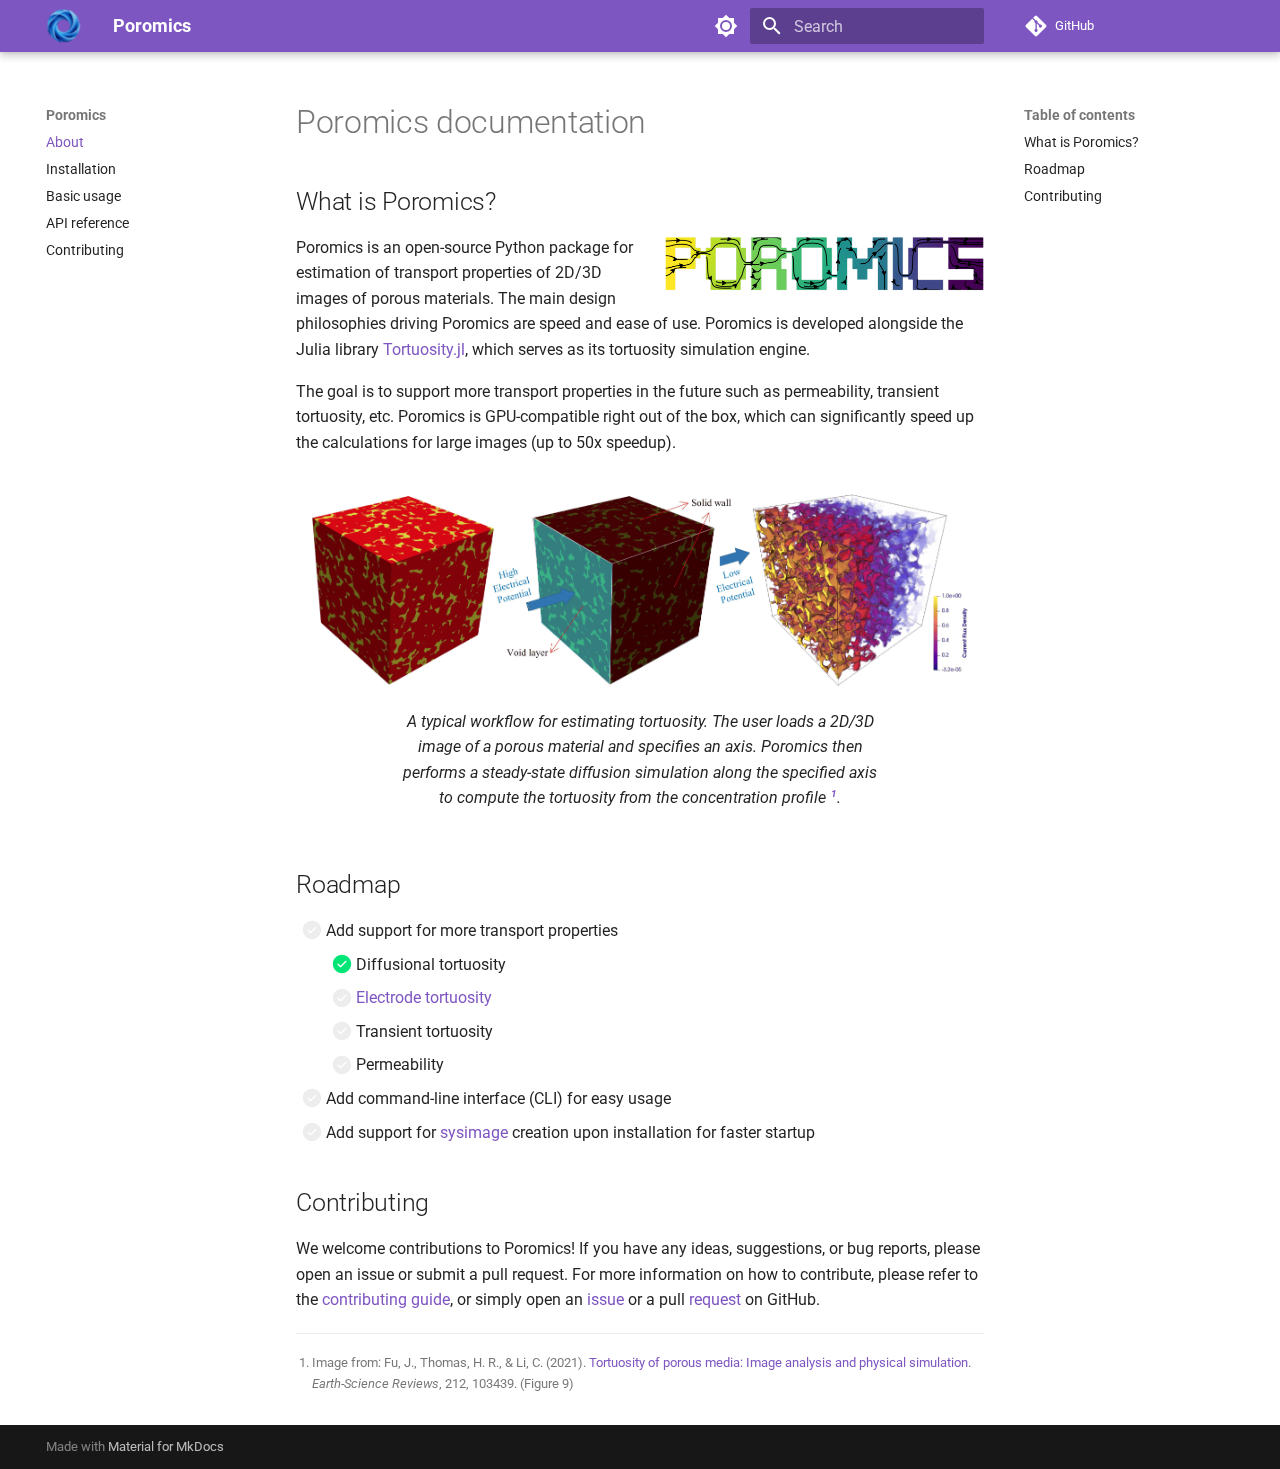
<file: index.html>
<!doctype html>
<html lang="en" class="no-js">
  <head>
    
      <meta charset="utf-8">
      <meta name="viewport" content="width=device-width,initial-scale=1">
      
      
      
        <link rel="canonical" href="https://ma-sadeghi.github.io/poromics/">
      
      
      
        <link rel="next" href="install/">
      
      
      <link rel="icon" href="assets/images/favicon.png">
      <meta name="generator" content="mkdocs-1.6.1, mkdocs-material-9.6.9">
    
    
      
        <title>Poromics</title>
      
    
    
      <link rel="stylesheet" href="assets/stylesheets/main.4af4bdda.min.css">
      
        
        <link rel="stylesheet" href="assets/stylesheets/palette.06af60db.min.css">
      
      


    
    
      
    
    
      
        
        
        <link rel="preconnect" href="https://fonts.gstatic.com" crossorigin>
        <link rel="stylesheet" href="https://fonts.googleapis.com/css?family=Roboto:300,300i,400,400i,700,700i%7CRoboto+Mono:400,400i,700,700i&display=fallback">
        <style>:root{--md-text-font:"Roboto";--md-code-font:"Roboto Mono"}</style>
      
    
    
      <link rel="stylesheet" href="assets/_markdown_exec_pyodide.css">
    
      <link rel="stylesheet" href="assets/_mkdocstrings.css">
    
      <link rel="stylesheet" href="stylesheets/extra.css">
    
    <script>__md_scope=new URL(".",location),__md_hash=e=>[...e].reduce(((e,_)=>(e<<5)-e+_.charCodeAt(0)),0),__md_get=(e,_=localStorage,t=__md_scope)=>JSON.parse(_.getItem(t.pathname+"."+e)),__md_set=(e,_,t=localStorage,a=__md_scope)=>{try{t.setItem(a.pathname+"."+e,JSON.stringify(_))}catch(e){}}</script>
    
      

    
    
    
  </head>
  
  
    
    
      
    
    
    
    
    <body dir="ltr" data-md-color-scheme="default" data-md-color-primary="deep-purple" data-md-color-accent="indigo">
  
    
    <input class="md-toggle" data-md-toggle="drawer" type="checkbox" id="__drawer" autocomplete="off">
    <input class="md-toggle" data-md-toggle="search" type="checkbox" id="__search" autocomplete="off">
    <label class="md-overlay" for="__drawer"></label>
    <div data-md-component="skip">
      
        
        <a href="#poromics-documentation" class="md-skip">
          Skip to content
        </a>
      
    </div>
    <div data-md-component="announce">
      
    </div>
    
    
      

  

<header class="md-header md-header--shadow" data-md-component="header">
  <nav class="md-header__inner md-grid" aria-label="Header">
    <a href="." title="Poromics" class="md-header__button md-logo" aria-label="Poromics" data-md-component="logo">
      
  <img src="assets/logo.png" alt="logo">

    </a>
    <label class="md-header__button md-icon" for="__drawer">
      
      <svg xmlns="http://www.w3.org/2000/svg" viewBox="0 0 24 24"><path d="M3 6h18v2H3zm0 5h18v2H3zm0 5h18v2H3z"/></svg>
    </label>
    <div class="md-header__title" data-md-component="header-title">
      <div class="md-header__ellipsis">
        <div class="md-header__topic">
          <span class="md-ellipsis">
            Poromics
          </span>
        </div>
        <div class="md-header__topic" data-md-component="header-topic">
          <span class="md-ellipsis">
            
              About
            
          </span>
        </div>
      </div>
    </div>
    
      
        <form class="md-header__option" data-md-component="palette">
  
    
    
    
    <input class="md-option" data-md-color-media="" data-md-color-scheme="default" data-md-color-primary="deep-purple" data-md-color-accent="indigo"  aria-label="Switch to light mode"  type="radio" name="__palette" id="__palette_0">
    
      <label class="md-header__button md-icon" title="Switch to light mode" for="__palette_1" hidden>
        <svg xmlns="http://www.w3.org/2000/svg" viewBox="0 0 24 24"><path d="M12 8a4 4 0 0 0-4 4 4 4 0 0 0 4 4 4 4 0 0 0 4-4 4 4 0 0 0-4-4m0 10a6 6 0 0 1-6-6 6 6 0 0 1 6-6 6 6 0 0 1 6 6 6 6 0 0 1-6 6m8-9.31V4h-4.69L12 .69 8.69 4H4v4.69L.69 12 4 15.31V20h4.69L12 23.31 15.31 20H20v-4.69L23.31 12z"/></svg>
      </label>
    
  
    
    
    
    <input class="md-option" data-md-color-media="" data-md-color-scheme="slate" data-md-color-primary="darkblue" data-md-color-accent="indigo"  aria-label="Switch to light mode"  type="radio" name="__palette" id="__palette_1">
    
      <label class="md-header__button md-icon" title="Switch to light mode" for="__palette_0" hidden>
        <svg xmlns="http://www.w3.org/2000/svg" viewBox="0 0 24 24"><path d="M12 18c-.89 0-1.74-.2-2.5-.55C11.56 16.5 13 14.42 13 12s-1.44-4.5-3.5-5.45C10.26 6.2 11.11 6 12 6a6 6 0 0 1 6 6 6 6 0 0 1-6 6m8-9.31V4h-4.69L12 .69 8.69 4H4v4.69L.69 12 4 15.31V20h4.69L12 23.31 15.31 20H20v-4.69L23.31 12z"/></svg>
      </label>
    
  
</form>
      
    
    
      <script>var palette=__md_get("__palette");if(palette&&palette.color){if("(prefers-color-scheme)"===palette.color.media){var media=matchMedia("(prefers-color-scheme: light)"),input=document.querySelector(media.matches?"[data-md-color-media='(prefers-color-scheme: light)']":"[data-md-color-media='(prefers-color-scheme: dark)']");palette.color.media=input.getAttribute("data-md-color-media"),palette.color.scheme=input.getAttribute("data-md-color-scheme"),palette.color.primary=input.getAttribute("data-md-color-primary"),palette.color.accent=input.getAttribute("data-md-color-accent")}for(var[key,value]of Object.entries(palette.color))document.body.setAttribute("data-md-color-"+key,value)}</script>
    
    
    
      <label class="md-header__button md-icon" for="__search">
        
        <svg xmlns="http://www.w3.org/2000/svg" viewBox="0 0 24 24"><path d="M9.5 3A6.5 6.5 0 0 1 16 9.5c0 1.61-.59 3.09-1.56 4.23l.27.27h.79l5 5-1.5 1.5-5-5v-.79l-.27-.27A6.52 6.52 0 0 1 9.5 16 6.5 6.5 0 0 1 3 9.5 6.5 6.5 0 0 1 9.5 3m0 2C7 5 5 7 5 9.5S7 14 9.5 14 14 12 14 9.5 12 5 9.5 5"/></svg>
      </label>
      <div class="md-search" data-md-component="search" role="dialog">
  <label class="md-search__overlay" for="__search"></label>
  <div class="md-search__inner" role="search">
    <form class="md-search__form" name="search">
      <input type="text" class="md-search__input" name="query" aria-label="Search" placeholder="Search" autocapitalize="off" autocorrect="off" autocomplete="off" spellcheck="false" data-md-component="search-query" required>
      <label class="md-search__icon md-icon" for="__search">
        
        <svg xmlns="http://www.w3.org/2000/svg" viewBox="0 0 24 24"><path d="M9.5 3A6.5 6.5 0 0 1 16 9.5c0 1.61-.59 3.09-1.56 4.23l.27.27h.79l5 5-1.5 1.5-5-5v-.79l-.27-.27A6.52 6.52 0 0 1 9.5 16 6.5 6.5 0 0 1 3 9.5 6.5 6.5 0 0 1 9.5 3m0 2C7 5 5 7 5 9.5S7 14 9.5 14 14 12 14 9.5 12 5 9.5 5"/></svg>
        
        <svg xmlns="http://www.w3.org/2000/svg" viewBox="0 0 24 24"><path d="M20 11v2H8l5.5 5.5-1.42 1.42L4.16 12l7.92-7.92L13.5 5.5 8 11z"/></svg>
      </label>
      <nav class="md-search__options" aria-label="Search">
        
        <button type="reset" class="md-search__icon md-icon" title="Clear" aria-label="Clear" tabindex="-1">
          
          <svg xmlns="http://www.w3.org/2000/svg" viewBox="0 0 24 24"><path d="M19 6.41 17.59 5 12 10.59 6.41 5 5 6.41 10.59 12 5 17.59 6.41 19 12 13.41 17.59 19 19 17.59 13.41 12z"/></svg>
        </button>
      </nav>
      
    </form>
    <div class="md-search__output">
      <div class="md-search__scrollwrap" tabindex="0" data-md-scrollfix>
        <div class="md-search-result" data-md-component="search-result">
          <div class="md-search-result__meta">
            Initializing search
          </div>
          <ol class="md-search-result__list" role="presentation"></ol>
        </div>
      </div>
    </div>
  </div>
</div>
    
    
      <div class="md-header__source">
        <a href="https://github.com/ma-sadeghi/poromics/" title="Go to repository" class="md-source" data-md-component="source">
  <div class="md-source__icon md-icon">
    
    <svg xmlns="http://www.w3.org/2000/svg" viewBox="0 0 448 512"><!--! Font Awesome Free 6.7.2 by @fontawesome - https://fontawesome.com License - https://fontawesome.com/license/free (Icons: CC BY 4.0, Fonts: SIL OFL 1.1, Code: MIT License) Copyright 2024 Fonticons, Inc.--><path d="M439.55 236.05 244 40.45a28.87 28.87 0 0 0-40.81 0l-40.66 40.63 51.52 51.52c27.06-9.14 52.68 16.77 43.39 43.68l49.66 49.66c34.23-11.8 61.18 31 35.47 56.69-26.49 26.49-70.21-2.87-56-37.34L240.22 199v121.85c25.3 12.54 22.26 41.85 9.08 55a34.34 34.34 0 0 1-48.55 0c-17.57-17.6-11.07-46.91 11.25-56v-123c-20.8-8.51-24.6-30.74-18.64-45L142.57 101 8.45 235.14a28.86 28.86 0 0 0 0 40.81l195.61 195.6a28.86 28.86 0 0 0 40.8 0l194.69-194.69a28.86 28.86 0 0 0 0-40.81"/></svg>
  </div>
  <div class="md-source__repository">
    GitHub
  </div>
</a>
      </div>
    
  </nav>
  
</header>
    
    <div class="md-container" data-md-component="container">
      
      
        
          
        
      
      <main class="md-main" data-md-component="main">
        <div class="md-main__inner md-grid">
          
            
              
              <div class="md-sidebar md-sidebar--primary" data-md-component="sidebar" data-md-type="navigation" >
                <div class="md-sidebar__scrollwrap">
                  <div class="md-sidebar__inner">
                    



<nav class="md-nav md-nav--primary" aria-label="Navigation" data-md-level="0">
  <label class="md-nav__title" for="__drawer">
    <a href="." title="Poromics" class="md-nav__button md-logo" aria-label="Poromics" data-md-component="logo">
      
  <img src="assets/logo.png" alt="logo">

    </a>
    Poromics
  </label>
  
    <div class="md-nav__source">
      <a href="https://github.com/ma-sadeghi/poromics/" title="Go to repository" class="md-source" data-md-component="source">
  <div class="md-source__icon md-icon">
    
    <svg xmlns="http://www.w3.org/2000/svg" viewBox="0 0 448 512"><!--! Font Awesome Free 6.7.2 by @fontawesome - https://fontawesome.com License - https://fontawesome.com/license/free (Icons: CC BY 4.0, Fonts: SIL OFL 1.1, Code: MIT License) Copyright 2024 Fonticons, Inc.--><path d="M439.55 236.05 244 40.45a28.87 28.87 0 0 0-40.81 0l-40.66 40.63 51.52 51.52c27.06-9.14 52.68 16.77 43.39 43.68l49.66 49.66c34.23-11.8 61.18 31 35.47 56.69-26.49 26.49-70.21-2.87-56-37.34L240.22 199v121.85c25.3 12.54 22.26 41.85 9.08 55a34.34 34.34 0 0 1-48.55 0c-17.57-17.6-11.07-46.91 11.25-56v-123c-20.8-8.51-24.6-30.74-18.64-45L142.57 101 8.45 235.14a28.86 28.86 0 0 0 0 40.81l195.61 195.6a28.86 28.86 0 0 0 40.8 0l194.69-194.69a28.86 28.86 0 0 0 0-40.81"/></svg>
  </div>
  <div class="md-source__repository">
    GitHub
  </div>
</a>
    </div>
  
  <ul class="md-nav__list" data-md-scrollfix>
    
      
      
  
  
    
  
  
  
    <li class="md-nav__item md-nav__item--active">
      
      <input class="md-nav__toggle md-toggle" type="checkbox" id="__toc">
      
      
        
      
      
        <label class="md-nav__link md-nav__link--active" for="__toc">
          
  
  <span class="md-ellipsis">
    About
    
  </span>
  

          <span class="md-nav__icon md-icon"></span>
        </label>
      
      <a href="." class="md-nav__link md-nav__link--active">
        
  
  <span class="md-ellipsis">
    About
    
  </span>
  

      </a>
      
        

<nav class="md-nav md-nav--secondary" aria-label="Table of contents">
  
  
  
    
  
  
    <label class="md-nav__title" for="__toc">
      <span class="md-nav__icon md-icon"></span>
      Table of contents
    </label>
    <ul class="md-nav__list" data-md-component="toc" data-md-scrollfix>
      
        <li class="md-nav__item">
  <a href="#what-is-poromics" class="md-nav__link">
    <span class="md-ellipsis">
      What is Poromics?
    </span>
  </a>
  
</li>
      
        <li class="md-nav__item">
  <a href="#roadmap" class="md-nav__link">
    <span class="md-ellipsis">
      Roadmap
    </span>
  </a>
  
</li>
      
        <li class="md-nav__item">
  <a href="#contributing" class="md-nav__link">
    <span class="md-ellipsis">
      Contributing
    </span>
  </a>
  
</li>
      
    </ul>
  
</nav>
      
    </li>
  

    
      
      
  
  
  
  
    <li class="md-nav__item">
      <a href="install/" class="md-nav__link">
        
  
  <span class="md-ellipsis">
    Installation
    
  </span>
  

      </a>
    </li>
  

    
      
      
  
  
  
  
    <li class="md-nav__item">
      <a href="usage/" class="md-nav__link">
        
  
  <span class="md-ellipsis">
    Basic usage
    
  </span>
  

      </a>
    </li>
  

    
      
      
  
  
  
  
    <li class="md-nav__item">
      <a href="reference/" class="md-nav__link">
        
  
  <span class="md-ellipsis">
    API reference
    
  </span>
  

      </a>
    </li>
  

    
      
      
  
  
  
  
    <li class="md-nav__item">
      <a href="contributing/" class="md-nav__link">
        
  
  <span class="md-ellipsis">
    Contributing
    
  </span>
  

      </a>
    </li>
  

    
  </ul>
</nav>
                  </div>
                </div>
              </div>
            
            
              
              <div class="md-sidebar md-sidebar--secondary" data-md-component="sidebar" data-md-type="toc" >
                <div class="md-sidebar__scrollwrap">
                  <div class="md-sidebar__inner">
                    

<nav class="md-nav md-nav--secondary" aria-label="Table of contents">
  
  
  
    
  
  
    <label class="md-nav__title" for="__toc">
      <span class="md-nav__icon md-icon"></span>
      Table of contents
    </label>
    <ul class="md-nav__list" data-md-component="toc" data-md-scrollfix>
      
        <li class="md-nav__item">
  <a href="#what-is-poromics" class="md-nav__link">
    <span class="md-ellipsis">
      What is Poromics?
    </span>
  </a>
  
</li>
      
        <li class="md-nav__item">
  <a href="#roadmap" class="md-nav__link">
    <span class="md-ellipsis">
      Roadmap
    </span>
  </a>
  
</li>
      
        <li class="md-nav__item">
  <a href="#contributing" class="md-nav__link">
    <span class="md-ellipsis">
      Contributing
    </span>
  </a>
  
</li>
      
    </ul>
  
</nav>
                  </div>
                </div>
              </div>
            
          
          
            <div class="md-content" data-md-component="content">
              <article class="md-content__inner md-typeset">
                
                  


  
  


<h1 id="poromics-documentation">Poromics documentation</h1>
<h2 id="what-is-poromics">What is Poromics?</h2>
<p><img align="right" alt="Poromics logo" src="assets/logo-old.png" width="320px"/></p>
<p>Poromics is an open-source Python package for estimation of transport properties of 2D/3D images of porous materials. The main design philosophies driving Poromics are speed and ease of use. Poromics is developed alongside the Julia library <a href="https://github.com/ma-sadeghi/Tortuosity.jl/">Tortuosity.jl</a>, which serves as its tortuosity simulation engine.</p>
<p>The goal is to support more transport properties in the future such as permeability, transient tortuosity, etc. Poromics is GPU-compatible right out of the box, which can significantly speed up the calculations for large images (up to 50x speedup).</p>
<figure>
<p><img alt="Tortuosity simulation workflow" src="assets/workflow.png" width="100%"/></p>
<figcaption>
<p>A typical workflow for estimating tortuosity. The user loads a 2D/3D image of a porous material and specifies an axis. Poromics then performs a steady-state diffusion simulation along the specified axis to compute the tortuosity from the concentration profile <sup id="fnref:1"><a class="footnote-ref" href="#fn:1">1</a></sup>.</p>
</figcaption>
</figure>
<h2 id="roadmap">Roadmap</h2>
<ul class="task-list">
<li class="task-list-item"><label class="task-list-control"><input disabled="" type="checkbox"/><span class="task-list-indicator"></span></label> Add support for more transport properties<ul class="task-list">
<li class="task-list-item"><label class="task-list-control"><input checked="" disabled="" type="checkbox"/><span class="task-list-indicator"></span></label> Diffusional tortuosity</li>
<li class="task-list-item"><label class="task-list-control"><input disabled="" type="checkbox"/><span class="task-list-indicator"></span></label> <a href="https://doi.org/10.1038/s41524-020-00386-4">Electrode tortuosity</a></li>
<li class="task-list-item"><label class="task-list-control"><input disabled="" type="checkbox"/><span class="task-list-indicator"></span></label> Transient tortuosity</li>
<li class="task-list-item"><label class="task-list-control"><input disabled="" type="checkbox"/><span class="task-list-indicator"></span></label> Permeability</li>
</ul>
</li>
<li class="task-list-item"><label class="task-list-control"><input disabled="" type="checkbox"/><span class="task-list-indicator"></span></label> Add command-line interface (CLI) for easy usage</li>
<li class="task-list-item"><label class="task-list-control"><input disabled="" type="checkbox"/><span class="task-list-indicator"></span></label> Add support for <a href="https://julialang.github.io/PackageCompiler.jl/dev/sysimages.html">sysimage</a> creation upon installation for faster startup</li>
</ul>
<h2 id="contributing">Contributing</h2>
<p>We welcome contributions to Poromics! If you have any ideas, suggestions, or bug reports, please open an issue or submit a pull request. For more information on how to contribute, please refer to the <a href="contributing/">contributing guide</a>, or simply open an <a href="https://github.com/ma-sadeghi/poromics/issues">issue</a> or a pull <a href="https://github.com/ma-sadeghi/poromics/pulls">request</a> on GitHub.</p>
<div class="footnote">
<hr/>
<ol>
<li id="fn:1">
<p>Image from: Fu, J., Thomas, H. R., &amp; Li, C. (2021). <a href="https://doi.org/10.1016/j.earscirev.2020.103439">Tortuosity of porous media: Image analysis and physical simulation</a>. <em>Earth-Science Reviews</em>, 212, 103439. (Figure 9) <a class="footnote-backref" href="#fnref:1" title="Jump back to footnote 1 in the text">↩</a></p>
</li>
</ol>
</div>












                
              </article>
            </div>
          
          
<script>var target=document.getElementById(location.hash.slice(1));target&&target.name&&(target.checked=target.name.startsWith("__tabbed_"))</script>
        </div>
        
          <button type="button" class="md-top md-icon" data-md-component="top" hidden>
  
  <svg xmlns="http://www.w3.org/2000/svg" viewBox="0 0 24 24"><path d="M13 20h-2V8l-5.5 5.5-1.42-1.42L12 4.16l7.92 7.92-1.42 1.42L13 8z"/></svg>
  Back to top
</button>
        
      </main>
      
        <footer class="md-footer">
  
  <div class="md-footer-meta md-typeset">
    <div class="md-footer-meta__inner md-grid">
      <div class="md-copyright">
  
  
    Made with
    <a href="https://squidfunk.github.io/mkdocs-material/" target="_blank" rel="noopener">
      Material for MkDocs
    </a>
  
</div>
      
    </div>
  </div>
</footer>
      
    </div>
    <div class="md-dialog" data-md-component="dialog">
      <div class="md-dialog__inner md-typeset"></div>
    </div>
    
    
    <script id="__config" type="application/json">{"base": ".", "features": ["navigation.top", "navigation.expand", "navigation.sections", "navigation.instant", "content.code.copy"], "search": "assets/javascripts/workers/search.f8cc74c7.min.js", "translations": {"clipboard.copied": "Copied to clipboard", "clipboard.copy": "Copy to clipboard", "search.result.more.one": "1 more on this page", "search.result.more.other": "# more on this page", "search.result.none": "No matching documents", "search.result.one": "1 matching document", "search.result.other": "# matching documents", "search.result.placeholder": "Type to start searching", "search.result.term.missing": "Missing", "select.version": "Select version"}}</script>
    
    
      <script src="assets/javascripts/bundle.c8b220af.min.js"></script>
      
        <script src="assets/_markdown_exec_pyodide.js"></script>
      
        <script src="https://cdn.mathjax.org/mathjax/latest/MathJax.js?config=TeX-AMS-MML_HTMLorMML"></script>
      
    
  </body>
</html>
</file>
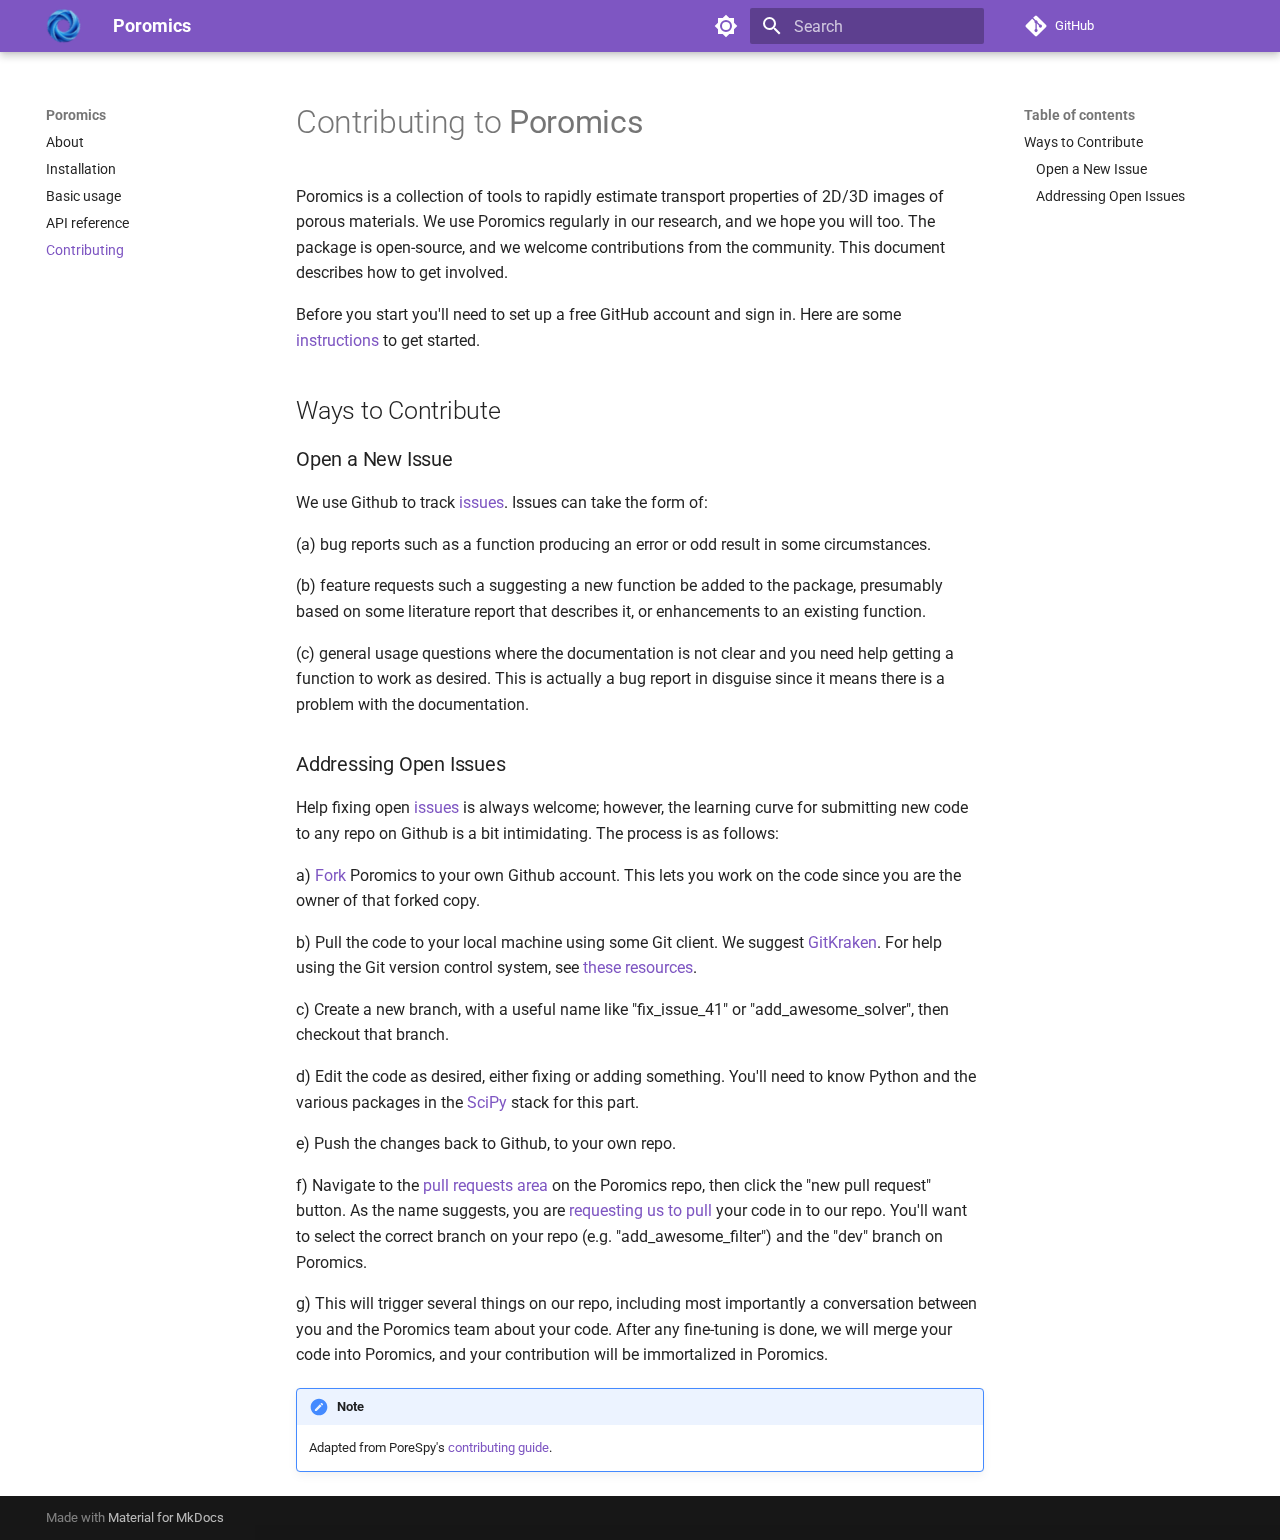
<file: contributing/index.html>
<!doctype html>
<html lang="en" class="no-js">
  <head>
    
      <meta charset="utf-8">
      <meta name="viewport" content="width=device-width,initial-scale=1">
      
      
      
        <link rel="canonical" href="https://ma-sadeghi.github.io/poromics/contributing/">
      
      
        <link rel="prev" href="../reference/">
      
      
      
      <link rel="icon" href="../assets/images/favicon.png">
      <meta name="generator" content="mkdocs-1.6.1, mkdocs-material-9.6.9">
    
    
      
        <title>Contributing - Poromics</title>
      
    
    
      <link rel="stylesheet" href="../assets/stylesheets/main.4af4bdda.min.css">
      
        
        <link rel="stylesheet" href="../assets/stylesheets/palette.06af60db.min.css">
      
      


    
    
      
    
    
      
        
        
        <link rel="preconnect" href="https://fonts.gstatic.com" crossorigin>
        <link rel="stylesheet" href="https://fonts.googleapis.com/css?family=Roboto:300,300i,400,400i,700,700i%7CRoboto+Mono:400,400i,700,700i&display=fallback">
        <style>:root{--md-text-font:"Roboto";--md-code-font:"Roboto Mono"}</style>
      
    
    
      <link rel="stylesheet" href="../assets/_markdown_exec_pyodide.css">
    
      <link rel="stylesheet" href="../assets/_mkdocstrings.css">
    
      <link rel="stylesheet" href="../stylesheets/extra.css">
    
    <script>__md_scope=new URL("..",location),__md_hash=e=>[...e].reduce(((e,_)=>(e<<5)-e+_.charCodeAt(0)),0),__md_get=(e,_=localStorage,t=__md_scope)=>JSON.parse(_.getItem(t.pathname+"."+e)),__md_set=(e,_,t=localStorage,a=__md_scope)=>{try{t.setItem(a.pathname+"."+e,JSON.stringify(_))}catch(e){}}</script>
    
      

    
    
    
  </head>
  
  
    
    
      
    
    
    
    
    <body dir="ltr" data-md-color-scheme="default" data-md-color-primary="deep-purple" data-md-color-accent="indigo">
  
    
    <input class="md-toggle" data-md-toggle="drawer" type="checkbox" id="__drawer" autocomplete="off">
    <input class="md-toggle" data-md-toggle="search" type="checkbox" id="__search" autocomplete="off">
    <label class="md-overlay" for="__drawer"></label>
    <div data-md-component="skip">
      
        
        <a href="#contributing-to-poromics" class="md-skip">
          Skip to content
        </a>
      
    </div>
    <div data-md-component="announce">
      
    </div>
    
    
      

  

<header class="md-header md-header--shadow" data-md-component="header">
  <nav class="md-header__inner md-grid" aria-label="Header">
    <a href=".." title="Poromics" class="md-header__button md-logo" aria-label="Poromics" data-md-component="logo">
      
  <img src="../assets/logo.png" alt="logo">

    </a>
    <label class="md-header__button md-icon" for="__drawer">
      
      <svg xmlns="http://www.w3.org/2000/svg" viewBox="0 0 24 24"><path d="M3 6h18v2H3zm0 5h18v2H3zm0 5h18v2H3z"/></svg>
    </label>
    <div class="md-header__title" data-md-component="header-title">
      <div class="md-header__ellipsis">
        <div class="md-header__topic">
          <span class="md-ellipsis">
            Poromics
          </span>
        </div>
        <div class="md-header__topic" data-md-component="header-topic">
          <span class="md-ellipsis">
            
              Contributing
            
          </span>
        </div>
      </div>
    </div>
    
      
        <form class="md-header__option" data-md-component="palette">
  
    
    
    
    <input class="md-option" data-md-color-media="" data-md-color-scheme="default" data-md-color-primary="deep-purple" data-md-color-accent="indigo"  aria-label="Switch to light mode"  type="radio" name="__palette" id="__palette_0">
    
      <label class="md-header__button md-icon" title="Switch to light mode" for="__palette_1" hidden>
        <svg xmlns="http://www.w3.org/2000/svg" viewBox="0 0 24 24"><path d="M12 8a4 4 0 0 0-4 4 4 4 0 0 0 4 4 4 4 0 0 0 4-4 4 4 0 0 0-4-4m0 10a6 6 0 0 1-6-6 6 6 0 0 1 6-6 6 6 0 0 1 6 6 6 6 0 0 1-6 6m8-9.31V4h-4.69L12 .69 8.69 4H4v4.69L.69 12 4 15.31V20h4.69L12 23.31 15.31 20H20v-4.69L23.31 12z"/></svg>
      </label>
    
  
    
    
    
    <input class="md-option" data-md-color-media="" data-md-color-scheme="slate" data-md-color-primary="darkblue" data-md-color-accent="indigo"  aria-label="Switch to light mode"  type="radio" name="__palette" id="__palette_1">
    
      <label class="md-header__button md-icon" title="Switch to light mode" for="__palette_0" hidden>
        <svg xmlns="http://www.w3.org/2000/svg" viewBox="0 0 24 24"><path d="M12 18c-.89 0-1.74-.2-2.5-.55C11.56 16.5 13 14.42 13 12s-1.44-4.5-3.5-5.45C10.26 6.2 11.11 6 12 6a6 6 0 0 1 6 6 6 6 0 0 1-6 6m8-9.31V4h-4.69L12 .69 8.69 4H4v4.69L.69 12 4 15.31V20h4.69L12 23.31 15.31 20H20v-4.69L23.31 12z"/></svg>
      </label>
    
  
</form>
      
    
    
      <script>var palette=__md_get("__palette");if(palette&&palette.color){if("(prefers-color-scheme)"===palette.color.media){var media=matchMedia("(prefers-color-scheme: light)"),input=document.querySelector(media.matches?"[data-md-color-media='(prefers-color-scheme: light)']":"[data-md-color-media='(prefers-color-scheme: dark)']");palette.color.media=input.getAttribute("data-md-color-media"),palette.color.scheme=input.getAttribute("data-md-color-scheme"),palette.color.primary=input.getAttribute("data-md-color-primary"),palette.color.accent=input.getAttribute("data-md-color-accent")}for(var[key,value]of Object.entries(palette.color))document.body.setAttribute("data-md-color-"+key,value)}</script>
    
    
    
      <label class="md-header__button md-icon" for="__search">
        
        <svg xmlns="http://www.w3.org/2000/svg" viewBox="0 0 24 24"><path d="M9.5 3A6.5 6.5 0 0 1 16 9.5c0 1.61-.59 3.09-1.56 4.23l.27.27h.79l5 5-1.5 1.5-5-5v-.79l-.27-.27A6.52 6.52 0 0 1 9.5 16 6.5 6.5 0 0 1 3 9.5 6.5 6.5 0 0 1 9.5 3m0 2C7 5 5 7 5 9.5S7 14 9.5 14 14 12 14 9.5 12 5 9.5 5"/></svg>
      </label>
      <div class="md-search" data-md-component="search" role="dialog">
  <label class="md-search__overlay" for="__search"></label>
  <div class="md-search__inner" role="search">
    <form class="md-search__form" name="search">
      <input type="text" class="md-search__input" name="query" aria-label="Search" placeholder="Search" autocapitalize="off" autocorrect="off" autocomplete="off" spellcheck="false" data-md-component="search-query" required>
      <label class="md-search__icon md-icon" for="__search">
        
        <svg xmlns="http://www.w3.org/2000/svg" viewBox="0 0 24 24"><path d="M9.5 3A6.5 6.5 0 0 1 16 9.5c0 1.61-.59 3.09-1.56 4.23l.27.27h.79l5 5-1.5 1.5-5-5v-.79l-.27-.27A6.52 6.52 0 0 1 9.5 16 6.5 6.5 0 0 1 3 9.5 6.5 6.5 0 0 1 9.5 3m0 2C7 5 5 7 5 9.5S7 14 9.5 14 14 12 14 9.5 12 5 9.5 5"/></svg>
        
        <svg xmlns="http://www.w3.org/2000/svg" viewBox="0 0 24 24"><path d="M20 11v2H8l5.5 5.5-1.42 1.42L4.16 12l7.92-7.92L13.5 5.5 8 11z"/></svg>
      </label>
      <nav class="md-search__options" aria-label="Search">
        
        <button type="reset" class="md-search__icon md-icon" title="Clear" aria-label="Clear" tabindex="-1">
          
          <svg xmlns="http://www.w3.org/2000/svg" viewBox="0 0 24 24"><path d="M19 6.41 17.59 5 12 10.59 6.41 5 5 6.41 10.59 12 5 17.59 6.41 19 12 13.41 17.59 19 19 17.59 13.41 12z"/></svg>
        </button>
      </nav>
      
    </form>
    <div class="md-search__output">
      <div class="md-search__scrollwrap" tabindex="0" data-md-scrollfix>
        <div class="md-search-result" data-md-component="search-result">
          <div class="md-search-result__meta">
            Initializing search
          </div>
          <ol class="md-search-result__list" role="presentation"></ol>
        </div>
      </div>
    </div>
  </div>
</div>
    
    
      <div class="md-header__source">
        <a href="https://github.com/ma-sadeghi/poromics/" title="Go to repository" class="md-source" data-md-component="source">
  <div class="md-source__icon md-icon">
    
    <svg xmlns="http://www.w3.org/2000/svg" viewBox="0 0 448 512"><!--! Font Awesome Free 6.7.2 by @fontawesome - https://fontawesome.com License - https://fontawesome.com/license/free (Icons: CC BY 4.0, Fonts: SIL OFL 1.1, Code: MIT License) Copyright 2024 Fonticons, Inc.--><path d="M439.55 236.05 244 40.45a28.87 28.87 0 0 0-40.81 0l-40.66 40.63 51.52 51.52c27.06-9.14 52.68 16.77 43.39 43.68l49.66 49.66c34.23-11.8 61.18 31 35.47 56.69-26.49 26.49-70.21-2.87-56-37.34L240.22 199v121.85c25.3 12.54 22.26 41.85 9.08 55a34.34 34.34 0 0 1-48.55 0c-17.57-17.6-11.07-46.91 11.25-56v-123c-20.8-8.51-24.6-30.74-18.64-45L142.57 101 8.45 235.14a28.86 28.86 0 0 0 0 40.81l195.61 195.6a28.86 28.86 0 0 0 40.8 0l194.69-194.69a28.86 28.86 0 0 0 0-40.81"/></svg>
  </div>
  <div class="md-source__repository">
    GitHub
  </div>
</a>
      </div>
    
  </nav>
  
</header>
    
    <div class="md-container" data-md-component="container">
      
      
        
          
        
      
      <main class="md-main" data-md-component="main">
        <div class="md-main__inner md-grid">
          
            
              
              <div class="md-sidebar md-sidebar--primary" data-md-component="sidebar" data-md-type="navigation" >
                <div class="md-sidebar__scrollwrap">
                  <div class="md-sidebar__inner">
                    



<nav class="md-nav md-nav--primary" aria-label="Navigation" data-md-level="0">
  <label class="md-nav__title" for="__drawer">
    <a href=".." title="Poromics" class="md-nav__button md-logo" aria-label="Poromics" data-md-component="logo">
      
  <img src="../assets/logo.png" alt="logo">

    </a>
    Poromics
  </label>
  
    <div class="md-nav__source">
      <a href="https://github.com/ma-sadeghi/poromics/" title="Go to repository" class="md-source" data-md-component="source">
  <div class="md-source__icon md-icon">
    
    <svg xmlns="http://www.w3.org/2000/svg" viewBox="0 0 448 512"><!--! Font Awesome Free 6.7.2 by @fontawesome - https://fontawesome.com License - https://fontawesome.com/license/free (Icons: CC BY 4.0, Fonts: SIL OFL 1.1, Code: MIT License) Copyright 2024 Fonticons, Inc.--><path d="M439.55 236.05 244 40.45a28.87 28.87 0 0 0-40.81 0l-40.66 40.63 51.52 51.52c27.06-9.14 52.68 16.77 43.39 43.68l49.66 49.66c34.23-11.8 61.18 31 35.47 56.69-26.49 26.49-70.21-2.87-56-37.34L240.22 199v121.85c25.3 12.54 22.26 41.85 9.08 55a34.34 34.34 0 0 1-48.55 0c-17.57-17.6-11.07-46.91 11.25-56v-123c-20.8-8.51-24.6-30.74-18.64-45L142.57 101 8.45 235.14a28.86 28.86 0 0 0 0 40.81l195.61 195.6a28.86 28.86 0 0 0 40.8 0l194.69-194.69a28.86 28.86 0 0 0 0-40.81"/></svg>
  </div>
  <div class="md-source__repository">
    GitHub
  </div>
</a>
    </div>
  
  <ul class="md-nav__list" data-md-scrollfix>
    
      
      
  
  
  
  
    <li class="md-nav__item">
      <a href=".." class="md-nav__link">
        
  
  <span class="md-ellipsis">
    About
    
  </span>
  

      </a>
    </li>
  

    
      
      
  
  
  
  
    <li class="md-nav__item">
      <a href="../install/" class="md-nav__link">
        
  
  <span class="md-ellipsis">
    Installation
    
  </span>
  

      </a>
    </li>
  

    
      
      
  
  
  
  
    <li class="md-nav__item">
      <a href="../usage/" class="md-nav__link">
        
  
  <span class="md-ellipsis">
    Basic usage
    
  </span>
  

      </a>
    </li>
  

    
      
      
  
  
  
  
    <li class="md-nav__item">
      <a href="../reference/" class="md-nav__link">
        
  
  <span class="md-ellipsis">
    API reference
    
  </span>
  

      </a>
    </li>
  

    
      
      
  
  
    
  
  
  
    <li class="md-nav__item md-nav__item--active">
      
      <input class="md-nav__toggle md-toggle" type="checkbox" id="__toc">
      
      
        
      
      
        <label class="md-nav__link md-nav__link--active" for="__toc">
          
  
  <span class="md-ellipsis">
    Contributing
    
  </span>
  

          <span class="md-nav__icon md-icon"></span>
        </label>
      
      <a href="./" class="md-nav__link md-nav__link--active">
        
  
  <span class="md-ellipsis">
    Contributing
    
  </span>
  

      </a>
      
        

<nav class="md-nav md-nav--secondary" aria-label="Table of contents">
  
  
  
    
  
  
    <label class="md-nav__title" for="__toc">
      <span class="md-nav__icon md-icon"></span>
      Table of contents
    </label>
    <ul class="md-nav__list" data-md-component="toc" data-md-scrollfix>
      
        <li class="md-nav__item">
  <a href="#ways-to-contribute" class="md-nav__link">
    <span class="md-ellipsis">
      Ways to Contribute
    </span>
  </a>
  
    <nav class="md-nav" aria-label="Ways to Contribute">
      <ul class="md-nav__list">
        
          <li class="md-nav__item">
  <a href="#open-a-new-issue" class="md-nav__link">
    <span class="md-ellipsis">
      Open a New Issue
    </span>
  </a>
  
</li>
        
          <li class="md-nav__item">
  <a href="#addressing-open-issues" class="md-nav__link">
    <span class="md-ellipsis">
      Addressing Open Issues
    </span>
  </a>
  
</li>
        
      </ul>
    </nav>
  
</li>
      
    </ul>
  
</nav>
      
    </li>
  

    
  </ul>
</nav>
                  </div>
                </div>
              </div>
            
            
              
              <div class="md-sidebar md-sidebar--secondary" data-md-component="sidebar" data-md-type="toc" >
                <div class="md-sidebar__scrollwrap">
                  <div class="md-sidebar__inner">
                    

<nav class="md-nav md-nav--secondary" aria-label="Table of contents">
  
  
  
    
  
  
    <label class="md-nav__title" for="__toc">
      <span class="md-nav__icon md-icon"></span>
      Table of contents
    </label>
    <ul class="md-nav__list" data-md-component="toc" data-md-scrollfix>
      
        <li class="md-nav__item">
  <a href="#ways-to-contribute" class="md-nav__link">
    <span class="md-ellipsis">
      Ways to Contribute
    </span>
  </a>
  
    <nav class="md-nav" aria-label="Ways to Contribute">
      <ul class="md-nav__list">
        
          <li class="md-nav__item">
  <a href="#open-a-new-issue" class="md-nav__link">
    <span class="md-ellipsis">
      Open a New Issue
    </span>
  </a>
  
</li>
        
          <li class="md-nav__item">
  <a href="#addressing-open-issues" class="md-nav__link">
    <span class="md-ellipsis">
      Addressing Open Issues
    </span>
  </a>
  
</li>
        
      </ul>
    </nav>
  
</li>
      
    </ul>
  
</nav>
                  </div>
                </div>
              </div>
            
          
          
            <div class="md-content" data-md-component="content">
              <article class="md-content__inner md-typeset">
                
                  


  
  


<h1 id="contributing-to-poromics">Contributing to <strong>Poromics</strong></h1>
<p>Poromics is a collection of tools to rapidly estimate transport properties of 2D/3D images of porous materials. We use Poromics regularly in our research, and we hope you will too. The package is open-source, and we welcome contributions from the community. This document describes how to get involved.</p>
<p>Before you start you'll need to set up a free GitHub account and sign in. Here are some <a href="https://help.github.com/articles/signing-up-for-a-new-github-account">instructions</a> to get started.</p>
<h2 id="ways-to-contribute">Ways to Contribute</h2>
<h3 id="open-a-new-issue">Open a New Issue</h3>
<p>We use Github to track <a href="https://github.com/ma-sadeghi/poromics/issues">issues</a>. Issues can take the form of:</p>
<p>(a) bug reports such as a function producing an error or odd result in some circumstances.</p>
<p>(b) feature requests such a suggesting a new function be added to the package, presumably based on some literature report that describes it, or enhancements to an existing function.</p>
<p>(c) general usage questions where the documentation is not clear and you need help getting a function to work as desired. This is actually a bug report in disguise since it means there is a problem with the documentation.</p>
<h3 id="addressing-open-issues">Addressing Open Issues</h3>
<p>Help fixing open <a href="https://github.com/ma-sadeghi/poromics/issues">issues</a> is always welcome; however, the learning curve for submitting new code to any repo on Github is a bit intimidating. The process is as follows:</p>
<p>a) <a href="https://help.github.com/articles/fork-a-repo/">Fork</a> Poromics to your own Github account. This lets you work on the code since you are the owner of that forked copy.</p>
<p>b) Pull the code to your local machine using some Git client. We suggest <a href="https://www.gitkraken.com/">GitKraken</a>. For help using the Git version control system, see <a href="http://try.github.io/">these resources</a>.</p>
<p>c) Create a new branch, with a useful name like "fix_issue_41" or "add_awesome_solver", then checkout that branch.</p>
<p>d) Edit the code as desired, either fixing or adding something. You'll need to know Python and the various packages in the <a href="https://www.scipy.org/">SciPy</a> stack for this part.</p>
<p>e) Push the changes back to Github, to your own repo.</p>
<p>f) Navigate to the <a href="https://github.com/ma-sadeghi/poromics/pulls">pull requests area</a> on the Poromics repo, then click the "new pull request" button. As the name suggests, you are <a href="https://help.github.com/articles/creating-a-pull-request/">requesting us to pull</a> your code in to our repo. You'll want to select the correct branch on your repo (e.g. "add_awesome_filter") and the "dev" branch on Poromics.</p>
<p>g) This will trigger several things on our repo, including most importantly a conversation between you and the Poromics team about your code. After any fine-tuning is done, we will merge your code into Poromics, and your contribution will be immortalized in Poromics.</p>
<div class="admonition note">
<p class="admonition-title">Note</p>
<p>Adapted from PoreSpy's <a href="https://github.com/PMEAL/porespy/blob/dev/CONTRIBUTING.md">contributing guide</a>.</p>
</div>












                
              </article>
            </div>
          
          
<script>var target=document.getElementById(location.hash.slice(1));target&&target.name&&(target.checked=target.name.startsWith("__tabbed_"))</script>
        </div>
        
          <button type="button" class="md-top md-icon" data-md-component="top" hidden>
  
  <svg xmlns="http://www.w3.org/2000/svg" viewBox="0 0 24 24"><path d="M13 20h-2V8l-5.5 5.5-1.42-1.42L12 4.16l7.92 7.92-1.42 1.42L13 8z"/></svg>
  Back to top
</button>
        
      </main>
      
        <footer class="md-footer">
  
  <div class="md-footer-meta md-typeset">
    <div class="md-footer-meta__inner md-grid">
      <div class="md-copyright">
  
  
    Made with
    <a href="https://squidfunk.github.io/mkdocs-material/" target="_blank" rel="noopener">
      Material for MkDocs
    </a>
  
</div>
      
    </div>
  </div>
</footer>
      
    </div>
    <div class="md-dialog" data-md-component="dialog">
      <div class="md-dialog__inner md-typeset"></div>
    </div>
    
    
    <script id="__config" type="application/json">{"base": "..", "features": ["navigation.top", "navigation.expand", "navigation.sections", "navigation.instant", "content.code.copy"], "search": "../assets/javascripts/workers/search.f8cc74c7.min.js", "translations": {"clipboard.copied": "Copied to clipboard", "clipboard.copy": "Copy to clipboard", "search.result.more.one": "1 more on this page", "search.result.more.other": "# more on this page", "search.result.none": "No matching documents", "search.result.one": "1 matching document", "search.result.other": "# matching documents", "search.result.placeholder": "Type to start searching", "search.result.term.missing": "Missing", "select.version": "Select version"}}</script>
    
    
      <script src="../assets/javascripts/bundle.c8b220af.min.js"></script>
      
        <script src="../assets/_markdown_exec_pyodide.js"></script>
      
        <script src="https://cdn.mathjax.org/mathjax/latest/MathJax.js?config=TeX-AMS-MML_HTMLorMML"></script>
      
    
  </body>
</html>
</file>
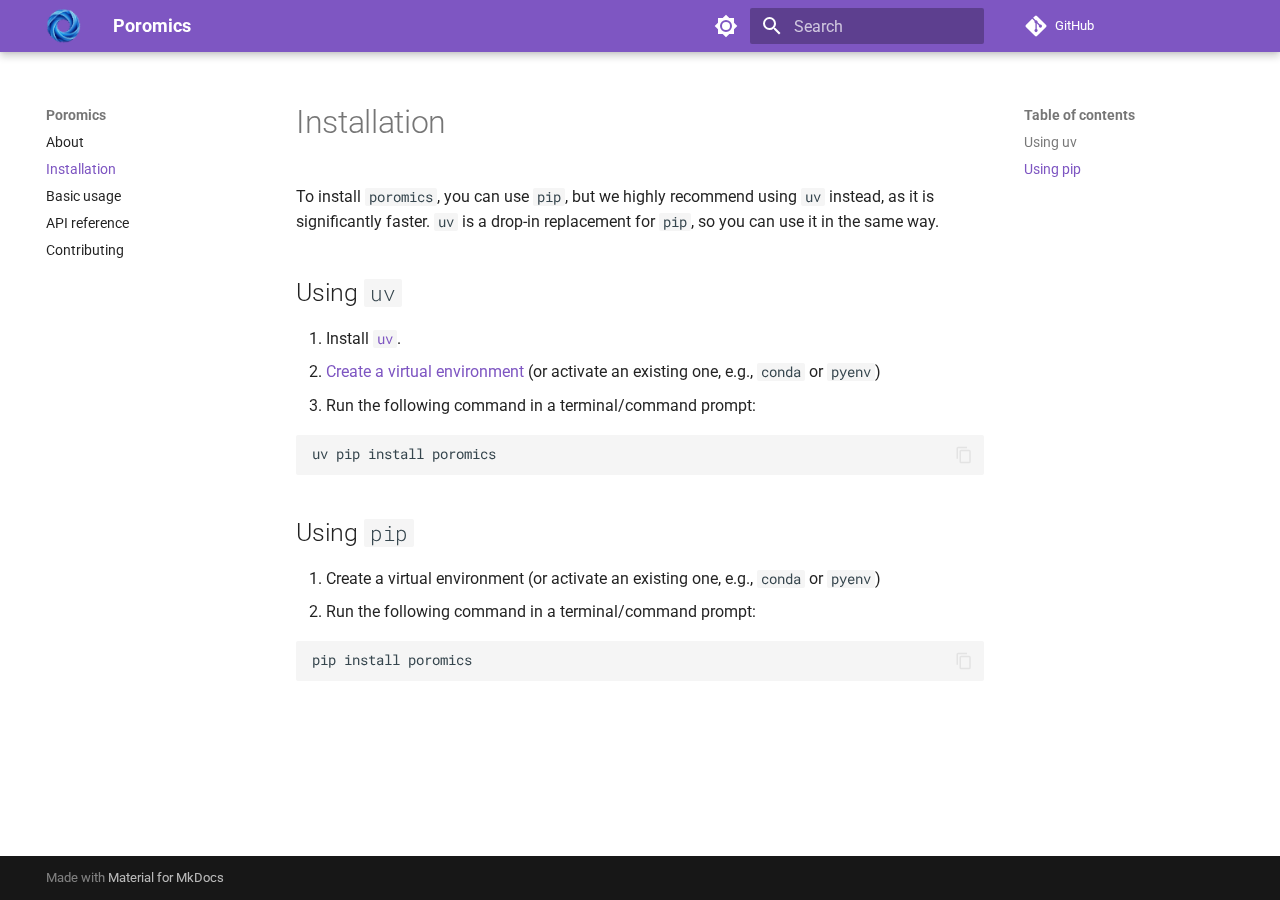
<file: install/index.html>
<!doctype html>
<html lang="en" class="no-js">
  <head>
    
      <meta charset="utf-8">
      <meta name="viewport" content="width=device-width,initial-scale=1">
      
      
      
        <link rel="canonical" href="https://ma-sadeghi.github.io/poromics/install/">
      
      
        <link rel="prev" href="..">
      
      
        <link rel="next" href="../usage/">
      
      
      <link rel="icon" href="../assets/images/favicon.png">
      <meta name="generator" content="mkdocs-1.6.1, mkdocs-material-9.6.9">
    
    
      
        <title>Installation - Poromics</title>
      
    
    
      <link rel="stylesheet" href="../assets/stylesheets/main.4af4bdda.min.css">
      
        
        <link rel="stylesheet" href="../assets/stylesheets/palette.06af60db.min.css">
      
      


    
    
      
    
    
      
        
        
        <link rel="preconnect" href="https://fonts.gstatic.com" crossorigin>
        <link rel="stylesheet" href="https://fonts.googleapis.com/css?family=Roboto:300,300i,400,400i,700,700i%7CRoboto+Mono:400,400i,700,700i&display=fallback">
        <style>:root{--md-text-font:"Roboto";--md-code-font:"Roboto Mono"}</style>
      
    
    
      <link rel="stylesheet" href="../assets/_markdown_exec_pyodide.css">
    
      <link rel="stylesheet" href="../assets/_mkdocstrings.css">
    
      <link rel="stylesheet" href="../stylesheets/extra.css">
    
    <script>__md_scope=new URL("..",location),__md_hash=e=>[...e].reduce(((e,_)=>(e<<5)-e+_.charCodeAt(0)),0),__md_get=(e,_=localStorage,t=__md_scope)=>JSON.parse(_.getItem(t.pathname+"."+e)),__md_set=(e,_,t=localStorage,a=__md_scope)=>{try{t.setItem(a.pathname+"."+e,JSON.stringify(_))}catch(e){}}</script>
    
      

    
    
    
  </head>
  
  
    
    
      
    
    
    
    
    <body dir="ltr" data-md-color-scheme="default" data-md-color-primary="deep-purple" data-md-color-accent="indigo">
  
    
    <input class="md-toggle" data-md-toggle="drawer" type="checkbox" id="__drawer" autocomplete="off">
    <input class="md-toggle" data-md-toggle="search" type="checkbox" id="__search" autocomplete="off">
    <label class="md-overlay" for="__drawer"></label>
    <div data-md-component="skip">
      
        
        <a href="#installation" class="md-skip">
          Skip to content
        </a>
      
    </div>
    <div data-md-component="announce">
      
    </div>
    
    
      

  

<header class="md-header md-header--shadow" data-md-component="header">
  <nav class="md-header__inner md-grid" aria-label="Header">
    <a href=".." title="Poromics" class="md-header__button md-logo" aria-label="Poromics" data-md-component="logo">
      
  <img src="../assets/logo.png" alt="logo">

    </a>
    <label class="md-header__button md-icon" for="__drawer">
      
      <svg xmlns="http://www.w3.org/2000/svg" viewBox="0 0 24 24"><path d="M3 6h18v2H3zm0 5h18v2H3zm0 5h18v2H3z"/></svg>
    </label>
    <div class="md-header__title" data-md-component="header-title">
      <div class="md-header__ellipsis">
        <div class="md-header__topic">
          <span class="md-ellipsis">
            Poromics
          </span>
        </div>
        <div class="md-header__topic" data-md-component="header-topic">
          <span class="md-ellipsis">
            
              Installation
            
          </span>
        </div>
      </div>
    </div>
    
      
        <form class="md-header__option" data-md-component="palette">
  
    
    
    
    <input class="md-option" data-md-color-media="" data-md-color-scheme="default" data-md-color-primary="deep-purple" data-md-color-accent="indigo"  aria-label="Switch to light mode"  type="radio" name="__palette" id="__palette_0">
    
      <label class="md-header__button md-icon" title="Switch to light mode" for="__palette_1" hidden>
        <svg xmlns="http://www.w3.org/2000/svg" viewBox="0 0 24 24"><path d="M12 8a4 4 0 0 0-4 4 4 4 0 0 0 4 4 4 4 0 0 0 4-4 4 4 0 0 0-4-4m0 10a6 6 0 0 1-6-6 6 6 0 0 1 6-6 6 6 0 0 1 6 6 6 6 0 0 1-6 6m8-9.31V4h-4.69L12 .69 8.69 4H4v4.69L.69 12 4 15.31V20h4.69L12 23.31 15.31 20H20v-4.69L23.31 12z"/></svg>
      </label>
    
  
    
    
    
    <input class="md-option" data-md-color-media="" data-md-color-scheme="slate" data-md-color-primary="darkblue" data-md-color-accent="indigo"  aria-label="Switch to light mode"  type="radio" name="__palette" id="__palette_1">
    
      <label class="md-header__button md-icon" title="Switch to light mode" for="__palette_0" hidden>
        <svg xmlns="http://www.w3.org/2000/svg" viewBox="0 0 24 24"><path d="M12 18c-.89 0-1.74-.2-2.5-.55C11.56 16.5 13 14.42 13 12s-1.44-4.5-3.5-5.45C10.26 6.2 11.11 6 12 6a6 6 0 0 1 6 6 6 6 0 0 1-6 6m8-9.31V4h-4.69L12 .69 8.69 4H4v4.69L.69 12 4 15.31V20h4.69L12 23.31 15.31 20H20v-4.69L23.31 12z"/></svg>
      </label>
    
  
</form>
      
    
    
      <script>var palette=__md_get("__palette");if(palette&&palette.color){if("(prefers-color-scheme)"===palette.color.media){var media=matchMedia("(prefers-color-scheme: light)"),input=document.querySelector(media.matches?"[data-md-color-media='(prefers-color-scheme: light)']":"[data-md-color-media='(prefers-color-scheme: dark)']");palette.color.media=input.getAttribute("data-md-color-media"),palette.color.scheme=input.getAttribute("data-md-color-scheme"),palette.color.primary=input.getAttribute("data-md-color-primary"),palette.color.accent=input.getAttribute("data-md-color-accent")}for(var[key,value]of Object.entries(palette.color))document.body.setAttribute("data-md-color-"+key,value)}</script>
    
    
    
      <label class="md-header__button md-icon" for="__search">
        
        <svg xmlns="http://www.w3.org/2000/svg" viewBox="0 0 24 24"><path d="M9.5 3A6.5 6.5 0 0 1 16 9.5c0 1.61-.59 3.09-1.56 4.23l.27.27h.79l5 5-1.5 1.5-5-5v-.79l-.27-.27A6.52 6.52 0 0 1 9.5 16 6.5 6.5 0 0 1 3 9.5 6.5 6.5 0 0 1 9.5 3m0 2C7 5 5 7 5 9.5S7 14 9.5 14 14 12 14 9.5 12 5 9.5 5"/></svg>
      </label>
      <div class="md-search" data-md-component="search" role="dialog">
  <label class="md-search__overlay" for="__search"></label>
  <div class="md-search__inner" role="search">
    <form class="md-search__form" name="search">
      <input type="text" class="md-search__input" name="query" aria-label="Search" placeholder="Search" autocapitalize="off" autocorrect="off" autocomplete="off" spellcheck="false" data-md-component="search-query" required>
      <label class="md-search__icon md-icon" for="__search">
        
        <svg xmlns="http://www.w3.org/2000/svg" viewBox="0 0 24 24"><path d="M9.5 3A6.5 6.5 0 0 1 16 9.5c0 1.61-.59 3.09-1.56 4.23l.27.27h.79l5 5-1.5 1.5-5-5v-.79l-.27-.27A6.52 6.52 0 0 1 9.5 16 6.5 6.5 0 0 1 3 9.5 6.5 6.5 0 0 1 9.5 3m0 2C7 5 5 7 5 9.5S7 14 9.5 14 14 12 14 9.5 12 5 9.5 5"/></svg>
        
        <svg xmlns="http://www.w3.org/2000/svg" viewBox="0 0 24 24"><path d="M20 11v2H8l5.5 5.5-1.42 1.42L4.16 12l7.92-7.92L13.5 5.5 8 11z"/></svg>
      </label>
      <nav class="md-search__options" aria-label="Search">
        
        <button type="reset" class="md-search__icon md-icon" title="Clear" aria-label="Clear" tabindex="-1">
          
          <svg xmlns="http://www.w3.org/2000/svg" viewBox="0 0 24 24"><path d="M19 6.41 17.59 5 12 10.59 6.41 5 5 6.41 10.59 12 5 17.59 6.41 19 12 13.41 17.59 19 19 17.59 13.41 12z"/></svg>
        </button>
      </nav>
      
    </form>
    <div class="md-search__output">
      <div class="md-search__scrollwrap" tabindex="0" data-md-scrollfix>
        <div class="md-search-result" data-md-component="search-result">
          <div class="md-search-result__meta">
            Initializing search
          </div>
          <ol class="md-search-result__list" role="presentation"></ol>
        </div>
      </div>
    </div>
  </div>
</div>
    
    
      <div class="md-header__source">
        <a href="https://github.com/ma-sadeghi/poromics/" title="Go to repository" class="md-source" data-md-component="source">
  <div class="md-source__icon md-icon">
    
    <svg xmlns="http://www.w3.org/2000/svg" viewBox="0 0 448 512"><!--! Font Awesome Free 6.7.2 by @fontawesome - https://fontawesome.com License - https://fontawesome.com/license/free (Icons: CC BY 4.0, Fonts: SIL OFL 1.1, Code: MIT License) Copyright 2024 Fonticons, Inc.--><path d="M439.55 236.05 244 40.45a28.87 28.87 0 0 0-40.81 0l-40.66 40.63 51.52 51.52c27.06-9.14 52.68 16.77 43.39 43.68l49.66 49.66c34.23-11.8 61.18 31 35.47 56.69-26.49 26.49-70.21-2.87-56-37.34L240.22 199v121.85c25.3 12.54 22.26 41.85 9.08 55a34.34 34.34 0 0 1-48.55 0c-17.57-17.6-11.07-46.91 11.25-56v-123c-20.8-8.51-24.6-30.74-18.64-45L142.57 101 8.45 235.14a28.86 28.86 0 0 0 0 40.81l195.61 195.6a28.86 28.86 0 0 0 40.8 0l194.69-194.69a28.86 28.86 0 0 0 0-40.81"/></svg>
  </div>
  <div class="md-source__repository">
    GitHub
  </div>
</a>
      </div>
    
  </nav>
  
</header>
    
    <div class="md-container" data-md-component="container">
      
      
        
          
        
      
      <main class="md-main" data-md-component="main">
        <div class="md-main__inner md-grid">
          
            
              
              <div class="md-sidebar md-sidebar--primary" data-md-component="sidebar" data-md-type="navigation" >
                <div class="md-sidebar__scrollwrap">
                  <div class="md-sidebar__inner">
                    



<nav class="md-nav md-nav--primary" aria-label="Navigation" data-md-level="0">
  <label class="md-nav__title" for="__drawer">
    <a href=".." title="Poromics" class="md-nav__button md-logo" aria-label="Poromics" data-md-component="logo">
      
  <img src="../assets/logo.png" alt="logo">

    </a>
    Poromics
  </label>
  
    <div class="md-nav__source">
      <a href="https://github.com/ma-sadeghi/poromics/" title="Go to repository" class="md-source" data-md-component="source">
  <div class="md-source__icon md-icon">
    
    <svg xmlns="http://www.w3.org/2000/svg" viewBox="0 0 448 512"><!--! Font Awesome Free 6.7.2 by @fontawesome - https://fontawesome.com License - https://fontawesome.com/license/free (Icons: CC BY 4.0, Fonts: SIL OFL 1.1, Code: MIT License) Copyright 2024 Fonticons, Inc.--><path d="M439.55 236.05 244 40.45a28.87 28.87 0 0 0-40.81 0l-40.66 40.63 51.52 51.52c27.06-9.14 52.68 16.77 43.39 43.68l49.66 49.66c34.23-11.8 61.18 31 35.47 56.69-26.49 26.49-70.21-2.87-56-37.34L240.22 199v121.85c25.3 12.54 22.26 41.85 9.08 55a34.34 34.34 0 0 1-48.55 0c-17.57-17.6-11.07-46.91 11.25-56v-123c-20.8-8.51-24.6-30.74-18.64-45L142.57 101 8.45 235.14a28.86 28.86 0 0 0 0 40.81l195.61 195.6a28.86 28.86 0 0 0 40.8 0l194.69-194.69a28.86 28.86 0 0 0 0-40.81"/></svg>
  </div>
  <div class="md-source__repository">
    GitHub
  </div>
</a>
    </div>
  
  <ul class="md-nav__list" data-md-scrollfix>
    
      
      
  
  
  
  
    <li class="md-nav__item">
      <a href=".." class="md-nav__link">
        
  
  <span class="md-ellipsis">
    About
    
  </span>
  

      </a>
    </li>
  

    
      
      
  
  
    
  
  
  
    <li class="md-nav__item md-nav__item--active">
      
      <input class="md-nav__toggle md-toggle" type="checkbox" id="__toc">
      
      
        
      
      
        <label class="md-nav__link md-nav__link--active" for="__toc">
          
  
  <span class="md-ellipsis">
    Installation
    
  </span>
  

          <span class="md-nav__icon md-icon"></span>
        </label>
      
      <a href="./" class="md-nav__link md-nav__link--active">
        
  
  <span class="md-ellipsis">
    Installation
    
  </span>
  

      </a>
      
        

<nav class="md-nav md-nav--secondary" aria-label="Table of contents">
  
  
  
    
  
  
    <label class="md-nav__title" for="__toc">
      <span class="md-nav__icon md-icon"></span>
      Table of contents
    </label>
    <ul class="md-nav__list" data-md-component="toc" data-md-scrollfix>
      
        <li class="md-nav__item">
  <a href="#using-uv" class="md-nav__link">
    <span class="md-ellipsis">
      Using uv
    </span>
  </a>
  
</li>
      
        <li class="md-nav__item">
  <a href="#using-pip" class="md-nav__link">
    <span class="md-ellipsis">
      Using pip
    </span>
  </a>
  
</li>
      
    </ul>
  
</nav>
      
    </li>
  

    
      
      
  
  
  
  
    <li class="md-nav__item">
      <a href="../usage/" class="md-nav__link">
        
  
  <span class="md-ellipsis">
    Basic usage
    
  </span>
  

      </a>
    </li>
  

    
      
      
  
  
  
  
    <li class="md-nav__item">
      <a href="../reference/" class="md-nav__link">
        
  
  <span class="md-ellipsis">
    API reference
    
  </span>
  

      </a>
    </li>
  

    
      
      
  
  
  
  
    <li class="md-nav__item">
      <a href="../contributing/" class="md-nav__link">
        
  
  <span class="md-ellipsis">
    Contributing
    
  </span>
  

      </a>
    </li>
  

    
  </ul>
</nav>
                  </div>
                </div>
              </div>
            
            
              
              <div class="md-sidebar md-sidebar--secondary" data-md-component="sidebar" data-md-type="toc" >
                <div class="md-sidebar__scrollwrap">
                  <div class="md-sidebar__inner">
                    

<nav class="md-nav md-nav--secondary" aria-label="Table of contents">
  
  
  
    
  
  
    <label class="md-nav__title" for="__toc">
      <span class="md-nav__icon md-icon"></span>
      Table of contents
    </label>
    <ul class="md-nav__list" data-md-component="toc" data-md-scrollfix>
      
        <li class="md-nav__item">
  <a href="#using-uv" class="md-nav__link">
    <span class="md-ellipsis">
      Using uv
    </span>
  </a>
  
</li>
      
        <li class="md-nav__item">
  <a href="#using-pip" class="md-nav__link">
    <span class="md-ellipsis">
      Using pip
    </span>
  </a>
  
</li>
      
    </ul>
  
</nav>
                  </div>
                </div>
              </div>
            
          
          
            <div class="md-content" data-md-component="content">
              <article class="md-content__inner md-typeset">
                
                  


  
  


<h1 id="installation">Installation</h1>
<p>To install <code>poromics</code>, you can use <code>pip</code>, but we highly recommend using <code>uv</code> instead, as it is significantly faster. <code>uv</code> is a drop-in replacement for <code>pip</code>, so you can use it in the same way.</p>
<h2 id="using-uv">Using <code>uv</code></h2>
<ol>
<li>Install <a href="https://docs.astral.sh/uv/getting-started/installation/"><code>uv</code></a>.</li>
<li><a href="https://docs.astral.sh/uv/pip/environments/">Create a virtual environment</a> (or activate an existing one, e.g., <code>conda</code> or <code>pyenv</code>)</li>
<li>Run the following command in a terminal/command prompt:</li>
</ol>
<div class="highlight"><pre><span></span><code><a href="#__codelineno-0-1" id="__codelineno-0-1" name="__codelineno-0-1"></a>uv<span class="w"> </span>pip<span class="w"> </span>install<span class="w"> </span>poromics
</code></pre></div>
<h2 id="using-pip">Using <code>pip</code></h2>
<ol>
<li>Create a virtual environment (or activate an existing one, e.g., <code>conda</code> or <code>pyenv</code>)</li>
<li>Run the following command in a terminal/command prompt:</li>
</ol>
<div class="highlight"><pre><span></span><code><a href="#__codelineno-1-1" id="__codelineno-1-1" name="__codelineno-1-1"></a>pip<span class="w"> </span>install<span class="w"> </span>poromics
</code></pre></div>












                
              </article>
            </div>
          
          
<script>var target=document.getElementById(location.hash.slice(1));target&&target.name&&(target.checked=target.name.startsWith("__tabbed_"))</script>
        </div>
        
          <button type="button" class="md-top md-icon" data-md-component="top" hidden>
  
  <svg xmlns="http://www.w3.org/2000/svg" viewBox="0 0 24 24"><path d="M13 20h-2V8l-5.5 5.5-1.42-1.42L12 4.16l7.92 7.92-1.42 1.42L13 8z"/></svg>
  Back to top
</button>
        
      </main>
      
        <footer class="md-footer">
  
  <div class="md-footer-meta md-typeset">
    <div class="md-footer-meta__inner md-grid">
      <div class="md-copyright">
  
  
    Made with
    <a href="https://squidfunk.github.io/mkdocs-material/" target="_blank" rel="noopener">
      Material for MkDocs
    </a>
  
</div>
      
    </div>
  </div>
</footer>
      
    </div>
    <div class="md-dialog" data-md-component="dialog">
      <div class="md-dialog__inner md-typeset"></div>
    </div>
    
    
    <script id="__config" type="application/json">{"base": "..", "features": ["navigation.top", "navigation.expand", "navigation.sections", "navigation.instant", "content.code.copy"], "search": "../assets/javascripts/workers/search.f8cc74c7.min.js", "translations": {"clipboard.copied": "Copied to clipboard", "clipboard.copy": "Copy to clipboard", "search.result.more.one": "1 more on this page", "search.result.more.other": "# more on this page", "search.result.none": "No matching documents", "search.result.one": "1 matching document", "search.result.other": "# matching documents", "search.result.placeholder": "Type to start searching", "search.result.term.missing": "Missing", "select.version": "Select version"}}</script>
    
    
      <script src="../assets/javascripts/bundle.c8b220af.min.js"></script>
      
        <script src="../assets/_markdown_exec_pyodide.js"></script>
      
        <script src="https://cdn.mathjax.org/mathjax/latest/MathJax.js?config=TeX-AMS-MML_HTMLorMML"></script>
      
    
  </body>
</html>
</file>
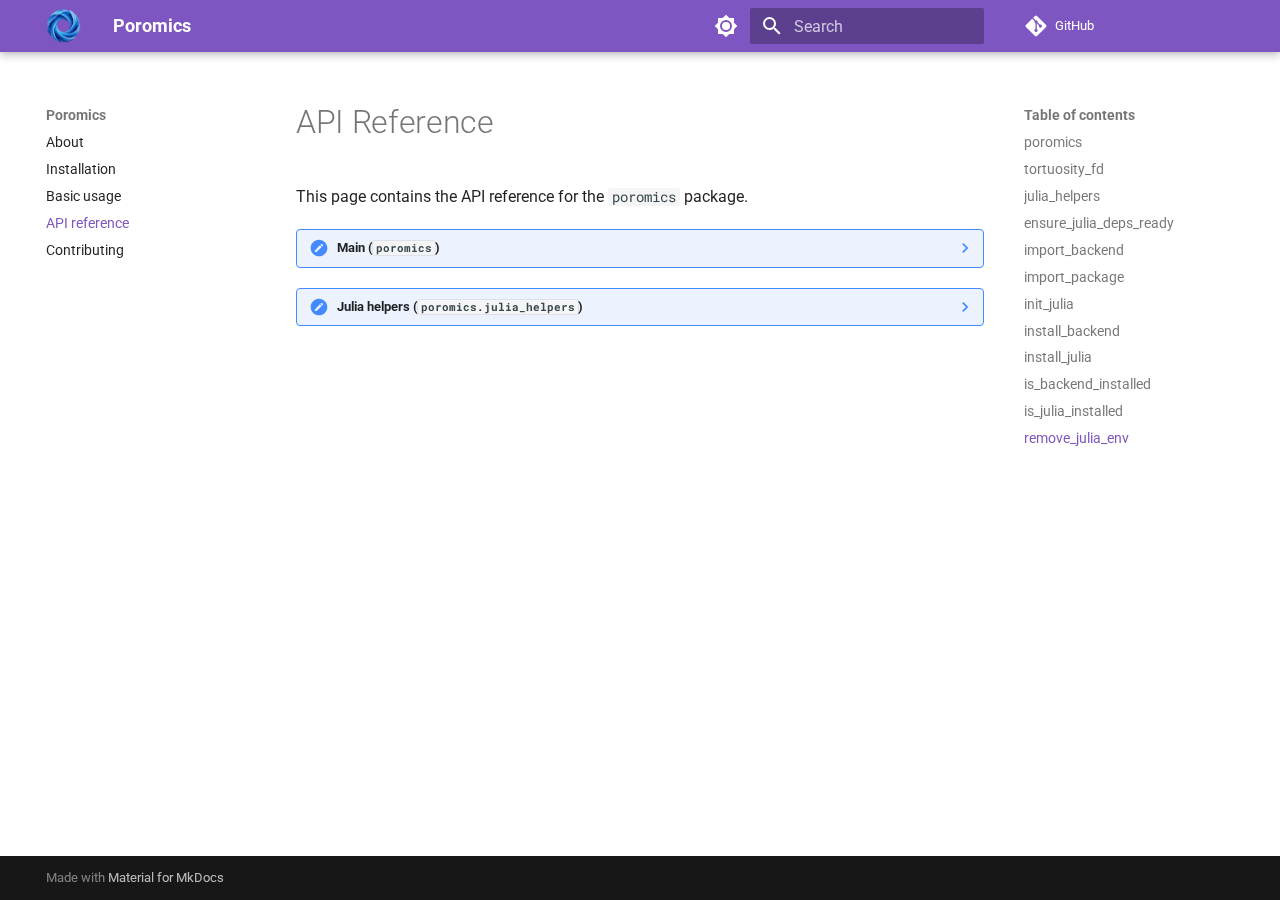
<file: reference/index.html>
<!doctype html>
<html lang="en" class="no-js">
  <head>
    
      <meta charset="utf-8">
      <meta name="viewport" content="width=device-width,initial-scale=1">
      
      
      
        <link rel="canonical" href="https://ma-sadeghi.github.io/poromics/reference/">
      
      
        <link rel="prev" href="../usage/">
      
      
        <link rel="next" href="../contributing/">
      
      
      <link rel="icon" href="../assets/images/favicon.png">
      <meta name="generator" content="mkdocs-1.6.1, mkdocs-material-9.6.9">
    
    
      
        <title>API reference - Poromics</title>
      
    
    
      <link rel="stylesheet" href="../assets/stylesheets/main.4af4bdda.min.css">
      
        
        <link rel="stylesheet" href="../assets/stylesheets/palette.06af60db.min.css">
      
      


    
    
      
    
    
      
        
        
        <link rel="preconnect" href="https://fonts.gstatic.com" crossorigin>
        <link rel="stylesheet" href="https://fonts.googleapis.com/css?family=Roboto:300,300i,400,400i,700,700i%7CRoboto+Mono:400,400i,700,700i&display=fallback">
        <style>:root{--md-text-font:"Roboto";--md-code-font:"Roboto Mono"}</style>
      
    
    
      <link rel="stylesheet" href="../assets/_markdown_exec_pyodide.css">
    
      <link rel="stylesheet" href="../assets/_mkdocstrings.css">
    
      <link rel="stylesheet" href="../stylesheets/extra.css">
    
    <script>__md_scope=new URL("..",location),__md_hash=e=>[...e].reduce(((e,_)=>(e<<5)-e+_.charCodeAt(0)),0),__md_get=(e,_=localStorage,t=__md_scope)=>JSON.parse(_.getItem(t.pathname+"."+e)),__md_set=(e,_,t=localStorage,a=__md_scope)=>{try{t.setItem(a.pathname+"."+e,JSON.stringify(_))}catch(e){}}</script>
    
      

    
    
    
  </head>
  
  
    
    
      
    
    
    
    
    <body dir="ltr" data-md-color-scheme="default" data-md-color-primary="deep-purple" data-md-color-accent="indigo">
  
    
    <input class="md-toggle" data-md-toggle="drawer" type="checkbox" id="__drawer" autocomplete="off">
    <input class="md-toggle" data-md-toggle="search" type="checkbox" id="__search" autocomplete="off">
    <label class="md-overlay" for="__drawer"></label>
    <div data-md-component="skip">
      
        
        <a href="#api-reference" class="md-skip">
          Skip to content
        </a>
      
    </div>
    <div data-md-component="announce">
      
    </div>
    
    
      

  

<header class="md-header md-header--shadow" data-md-component="header">
  <nav class="md-header__inner md-grid" aria-label="Header">
    <a href=".." title="Poromics" class="md-header__button md-logo" aria-label="Poromics" data-md-component="logo">
      
  <img src="../assets/logo.png" alt="logo">

    </a>
    <label class="md-header__button md-icon" for="__drawer">
      
      <svg xmlns="http://www.w3.org/2000/svg" viewBox="0 0 24 24"><path d="M3 6h18v2H3zm0 5h18v2H3zm0 5h18v2H3z"/></svg>
    </label>
    <div class="md-header__title" data-md-component="header-title">
      <div class="md-header__ellipsis">
        <div class="md-header__topic">
          <span class="md-ellipsis">
            Poromics
          </span>
        </div>
        <div class="md-header__topic" data-md-component="header-topic">
          <span class="md-ellipsis">
            
              API reference
            
          </span>
        </div>
      </div>
    </div>
    
      
        <form class="md-header__option" data-md-component="palette">
  
    
    
    
    <input class="md-option" data-md-color-media="" data-md-color-scheme="default" data-md-color-primary="deep-purple" data-md-color-accent="indigo"  aria-label="Switch to light mode"  type="radio" name="__palette" id="__palette_0">
    
      <label class="md-header__button md-icon" title="Switch to light mode" for="__palette_1" hidden>
        <svg xmlns="http://www.w3.org/2000/svg" viewBox="0 0 24 24"><path d="M12 8a4 4 0 0 0-4 4 4 4 0 0 0 4 4 4 4 0 0 0 4-4 4 4 0 0 0-4-4m0 10a6 6 0 0 1-6-6 6 6 0 0 1 6-6 6 6 0 0 1 6 6 6 6 0 0 1-6 6m8-9.31V4h-4.69L12 .69 8.69 4H4v4.69L.69 12 4 15.31V20h4.69L12 23.31 15.31 20H20v-4.69L23.31 12z"/></svg>
      </label>
    
  
    
    
    
    <input class="md-option" data-md-color-media="" data-md-color-scheme="slate" data-md-color-primary="darkblue" data-md-color-accent="indigo"  aria-label="Switch to light mode"  type="radio" name="__palette" id="__palette_1">
    
      <label class="md-header__button md-icon" title="Switch to light mode" for="__palette_0" hidden>
        <svg xmlns="http://www.w3.org/2000/svg" viewBox="0 0 24 24"><path d="M12 18c-.89 0-1.74-.2-2.5-.55C11.56 16.5 13 14.42 13 12s-1.44-4.5-3.5-5.45C10.26 6.2 11.11 6 12 6a6 6 0 0 1 6 6 6 6 0 0 1-6 6m8-9.31V4h-4.69L12 .69 8.69 4H4v4.69L.69 12 4 15.31V20h4.69L12 23.31 15.31 20H20v-4.69L23.31 12z"/></svg>
      </label>
    
  
</form>
      
    
    
      <script>var palette=__md_get("__palette");if(palette&&palette.color){if("(prefers-color-scheme)"===palette.color.media){var media=matchMedia("(prefers-color-scheme: light)"),input=document.querySelector(media.matches?"[data-md-color-media='(prefers-color-scheme: light)']":"[data-md-color-media='(prefers-color-scheme: dark)']");palette.color.media=input.getAttribute("data-md-color-media"),palette.color.scheme=input.getAttribute("data-md-color-scheme"),palette.color.primary=input.getAttribute("data-md-color-primary"),palette.color.accent=input.getAttribute("data-md-color-accent")}for(var[key,value]of Object.entries(palette.color))document.body.setAttribute("data-md-color-"+key,value)}</script>
    
    
    
      <label class="md-header__button md-icon" for="__search">
        
        <svg xmlns="http://www.w3.org/2000/svg" viewBox="0 0 24 24"><path d="M9.5 3A6.5 6.5 0 0 1 16 9.5c0 1.61-.59 3.09-1.56 4.23l.27.27h.79l5 5-1.5 1.5-5-5v-.79l-.27-.27A6.52 6.52 0 0 1 9.5 16 6.5 6.5 0 0 1 3 9.5 6.5 6.5 0 0 1 9.5 3m0 2C7 5 5 7 5 9.5S7 14 9.5 14 14 12 14 9.5 12 5 9.5 5"/></svg>
      </label>
      <div class="md-search" data-md-component="search" role="dialog">
  <label class="md-search__overlay" for="__search"></label>
  <div class="md-search__inner" role="search">
    <form class="md-search__form" name="search">
      <input type="text" class="md-search__input" name="query" aria-label="Search" placeholder="Search" autocapitalize="off" autocorrect="off" autocomplete="off" spellcheck="false" data-md-component="search-query" required>
      <label class="md-search__icon md-icon" for="__search">
        
        <svg xmlns="http://www.w3.org/2000/svg" viewBox="0 0 24 24"><path d="M9.5 3A6.5 6.5 0 0 1 16 9.5c0 1.61-.59 3.09-1.56 4.23l.27.27h.79l5 5-1.5 1.5-5-5v-.79l-.27-.27A6.52 6.52 0 0 1 9.5 16 6.5 6.5 0 0 1 3 9.5 6.5 6.5 0 0 1 9.5 3m0 2C7 5 5 7 5 9.5S7 14 9.5 14 14 12 14 9.5 12 5 9.5 5"/></svg>
        
        <svg xmlns="http://www.w3.org/2000/svg" viewBox="0 0 24 24"><path d="M20 11v2H8l5.5 5.5-1.42 1.42L4.16 12l7.92-7.92L13.5 5.5 8 11z"/></svg>
      </label>
      <nav class="md-search__options" aria-label="Search">
        
        <button type="reset" class="md-search__icon md-icon" title="Clear" aria-label="Clear" tabindex="-1">
          
          <svg xmlns="http://www.w3.org/2000/svg" viewBox="0 0 24 24"><path d="M19 6.41 17.59 5 12 10.59 6.41 5 5 6.41 10.59 12 5 17.59 6.41 19 12 13.41 17.59 19 19 17.59 13.41 12z"/></svg>
        </button>
      </nav>
      
    </form>
    <div class="md-search__output">
      <div class="md-search__scrollwrap" tabindex="0" data-md-scrollfix>
        <div class="md-search-result" data-md-component="search-result">
          <div class="md-search-result__meta">
            Initializing search
          </div>
          <ol class="md-search-result__list" role="presentation"></ol>
        </div>
      </div>
    </div>
  </div>
</div>
    
    
      <div class="md-header__source">
        <a href="https://github.com/ma-sadeghi/poromics/" title="Go to repository" class="md-source" data-md-component="source">
  <div class="md-source__icon md-icon">
    
    <svg xmlns="http://www.w3.org/2000/svg" viewBox="0 0 448 512"><!--! Font Awesome Free 6.7.2 by @fontawesome - https://fontawesome.com License - https://fontawesome.com/license/free (Icons: CC BY 4.0, Fonts: SIL OFL 1.1, Code: MIT License) Copyright 2024 Fonticons, Inc.--><path d="M439.55 236.05 244 40.45a28.87 28.87 0 0 0-40.81 0l-40.66 40.63 51.52 51.52c27.06-9.14 52.68 16.77 43.39 43.68l49.66 49.66c34.23-11.8 61.18 31 35.47 56.69-26.49 26.49-70.21-2.87-56-37.34L240.22 199v121.85c25.3 12.54 22.26 41.85 9.08 55a34.34 34.34 0 0 1-48.55 0c-17.57-17.6-11.07-46.91 11.25-56v-123c-20.8-8.51-24.6-30.74-18.64-45L142.57 101 8.45 235.14a28.86 28.86 0 0 0 0 40.81l195.61 195.6a28.86 28.86 0 0 0 40.8 0l194.69-194.69a28.86 28.86 0 0 0 0-40.81"/></svg>
  </div>
  <div class="md-source__repository">
    GitHub
  </div>
</a>
      </div>
    
  </nav>
  
</header>
    
    <div class="md-container" data-md-component="container">
      
      
        
          
        
      
      <main class="md-main" data-md-component="main">
        <div class="md-main__inner md-grid">
          
            
              
              <div class="md-sidebar md-sidebar--primary" data-md-component="sidebar" data-md-type="navigation" >
                <div class="md-sidebar__scrollwrap">
                  <div class="md-sidebar__inner">
                    



<nav class="md-nav md-nav--primary" aria-label="Navigation" data-md-level="0">
  <label class="md-nav__title" for="__drawer">
    <a href=".." title="Poromics" class="md-nav__button md-logo" aria-label="Poromics" data-md-component="logo">
      
  <img src="../assets/logo.png" alt="logo">

    </a>
    Poromics
  </label>
  
    <div class="md-nav__source">
      <a href="https://github.com/ma-sadeghi/poromics/" title="Go to repository" class="md-source" data-md-component="source">
  <div class="md-source__icon md-icon">
    
    <svg xmlns="http://www.w3.org/2000/svg" viewBox="0 0 448 512"><!--! Font Awesome Free 6.7.2 by @fontawesome - https://fontawesome.com License - https://fontawesome.com/license/free (Icons: CC BY 4.0, Fonts: SIL OFL 1.1, Code: MIT License) Copyright 2024 Fonticons, Inc.--><path d="M439.55 236.05 244 40.45a28.87 28.87 0 0 0-40.81 0l-40.66 40.63 51.52 51.52c27.06-9.14 52.68 16.77 43.39 43.68l49.66 49.66c34.23-11.8 61.18 31 35.47 56.69-26.49 26.49-70.21-2.87-56-37.34L240.22 199v121.85c25.3 12.54 22.26 41.85 9.08 55a34.34 34.34 0 0 1-48.55 0c-17.57-17.6-11.07-46.91 11.25-56v-123c-20.8-8.51-24.6-30.74-18.64-45L142.57 101 8.45 235.14a28.86 28.86 0 0 0 0 40.81l195.61 195.6a28.86 28.86 0 0 0 40.8 0l194.69-194.69a28.86 28.86 0 0 0 0-40.81"/></svg>
  </div>
  <div class="md-source__repository">
    GitHub
  </div>
</a>
    </div>
  
  <ul class="md-nav__list" data-md-scrollfix>
    
      
      
  
  
  
  
    <li class="md-nav__item">
      <a href=".." class="md-nav__link">
        
  
  <span class="md-ellipsis">
    About
    
  </span>
  

      </a>
    </li>
  

    
      
      
  
  
  
  
    <li class="md-nav__item">
      <a href="../install/" class="md-nav__link">
        
  
  <span class="md-ellipsis">
    Installation
    
  </span>
  

      </a>
    </li>
  

    
      
      
  
  
  
  
    <li class="md-nav__item">
      <a href="../usage/" class="md-nav__link">
        
  
  <span class="md-ellipsis">
    Basic usage
    
  </span>
  

      </a>
    </li>
  

    
      
      
  
  
    
  
  
  
    <li class="md-nav__item md-nav__item--active">
      
      <input class="md-nav__toggle md-toggle" type="checkbox" id="__toc">
      
      
        
      
      
        <label class="md-nav__link md-nav__link--active" for="__toc">
          
  
  <span class="md-ellipsis">
    API reference
    
  </span>
  

          <span class="md-nav__icon md-icon"></span>
        </label>
      
      <a href="./" class="md-nav__link md-nav__link--active">
        
  
  <span class="md-ellipsis">
    API reference
    
  </span>
  

      </a>
      
        

<nav class="md-nav md-nav--secondary" aria-label="Table of contents">
  
  
  
    
  
  
    <label class="md-nav__title" for="__toc">
      <span class="md-nav__icon md-icon"></span>
      Table of contents
    </label>
    <ul class="md-nav__list" data-md-component="toc" data-md-scrollfix>
      
        <li class="md-nav__item">
  <a href="#poromics" class="md-nav__link">
    <span class="md-ellipsis">
      poromics
    </span>
  </a>
  
</li>
      
        <li class="md-nav__item">
  <a href="#poromics.tortuosity_fd" class="md-nav__link">
    <span class="md-ellipsis">
      tortuosity_fd
    </span>
  </a>
  
</li>
      
        <li class="md-nav__item">
  <a href="#poromics.julia_helpers" class="md-nav__link">
    <span class="md-ellipsis">
      julia_helpers
    </span>
  </a>
  
</li>
      
        <li class="md-nav__item">
  <a href="#poromics.julia_helpers.ensure_julia_deps_ready" class="md-nav__link">
    <span class="md-ellipsis">
      ensure_julia_deps_ready
    </span>
  </a>
  
</li>
      
        <li class="md-nav__item">
  <a href="#poromics.julia_helpers.import_backend" class="md-nav__link">
    <span class="md-ellipsis">
      import_backend
    </span>
  </a>
  
</li>
      
        <li class="md-nav__item">
  <a href="#poromics.julia_helpers.import_package" class="md-nav__link">
    <span class="md-ellipsis">
      import_package
    </span>
  </a>
  
</li>
      
        <li class="md-nav__item">
  <a href="#poromics.julia_helpers.init_julia" class="md-nav__link">
    <span class="md-ellipsis">
      init_julia
    </span>
  </a>
  
</li>
      
        <li class="md-nav__item">
  <a href="#poromics.julia_helpers.install_backend" class="md-nav__link">
    <span class="md-ellipsis">
      install_backend
    </span>
  </a>
  
</li>
      
        <li class="md-nav__item">
  <a href="#poromics.julia_helpers.install_julia" class="md-nav__link">
    <span class="md-ellipsis">
      install_julia
    </span>
  </a>
  
</li>
      
        <li class="md-nav__item">
  <a href="#poromics.julia_helpers.is_backend_installed" class="md-nav__link">
    <span class="md-ellipsis">
      is_backend_installed
    </span>
  </a>
  
</li>
      
        <li class="md-nav__item">
  <a href="#poromics.julia_helpers.is_julia_installed" class="md-nav__link">
    <span class="md-ellipsis">
      is_julia_installed
    </span>
  </a>
  
</li>
      
        <li class="md-nav__item">
  <a href="#poromics.julia_helpers.remove_julia_env" class="md-nav__link">
    <span class="md-ellipsis">
      remove_julia_env
    </span>
  </a>
  
</li>
      
    </ul>
  
</nav>
      
    </li>
  

    
      
      
  
  
  
  
    <li class="md-nav__item">
      <a href="../contributing/" class="md-nav__link">
        
  
  <span class="md-ellipsis">
    Contributing
    
  </span>
  

      </a>
    </li>
  

    
  </ul>
</nav>
                  </div>
                </div>
              </div>
            
            
              
              <div class="md-sidebar md-sidebar--secondary" data-md-component="sidebar" data-md-type="toc" >
                <div class="md-sidebar__scrollwrap">
                  <div class="md-sidebar__inner">
                    

<nav class="md-nav md-nav--secondary" aria-label="Table of contents">
  
  
  
    
  
  
    <label class="md-nav__title" for="__toc">
      <span class="md-nav__icon md-icon"></span>
      Table of contents
    </label>
    <ul class="md-nav__list" data-md-component="toc" data-md-scrollfix>
      
        <li class="md-nav__item">
  <a href="#poromics" class="md-nav__link">
    <span class="md-ellipsis">
      poromics
    </span>
  </a>
  
</li>
      
        <li class="md-nav__item">
  <a href="#poromics.tortuosity_fd" class="md-nav__link">
    <span class="md-ellipsis">
      tortuosity_fd
    </span>
  </a>
  
</li>
      
        <li class="md-nav__item">
  <a href="#poromics.julia_helpers" class="md-nav__link">
    <span class="md-ellipsis">
      julia_helpers
    </span>
  </a>
  
</li>
      
        <li class="md-nav__item">
  <a href="#poromics.julia_helpers.ensure_julia_deps_ready" class="md-nav__link">
    <span class="md-ellipsis">
      ensure_julia_deps_ready
    </span>
  </a>
  
</li>
      
        <li class="md-nav__item">
  <a href="#poromics.julia_helpers.import_backend" class="md-nav__link">
    <span class="md-ellipsis">
      import_backend
    </span>
  </a>
  
</li>
      
        <li class="md-nav__item">
  <a href="#poromics.julia_helpers.import_package" class="md-nav__link">
    <span class="md-ellipsis">
      import_package
    </span>
  </a>
  
</li>
      
        <li class="md-nav__item">
  <a href="#poromics.julia_helpers.init_julia" class="md-nav__link">
    <span class="md-ellipsis">
      init_julia
    </span>
  </a>
  
</li>
      
        <li class="md-nav__item">
  <a href="#poromics.julia_helpers.install_backend" class="md-nav__link">
    <span class="md-ellipsis">
      install_backend
    </span>
  </a>
  
</li>
      
        <li class="md-nav__item">
  <a href="#poromics.julia_helpers.install_julia" class="md-nav__link">
    <span class="md-ellipsis">
      install_julia
    </span>
  </a>
  
</li>
      
        <li class="md-nav__item">
  <a href="#poromics.julia_helpers.is_backend_installed" class="md-nav__link">
    <span class="md-ellipsis">
      is_backend_installed
    </span>
  </a>
  
</li>
      
        <li class="md-nav__item">
  <a href="#poromics.julia_helpers.is_julia_installed" class="md-nav__link">
    <span class="md-ellipsis">
      is_julia_installed
    </span>
  </a>
  
</li>
      
        <li class="md-nav__item">
  <a href="#poromics.julia_helpers.remove_julia_env" class="md-nav__link">
    <span class="md-ellipsis">
      remove_julia_env
    </span>
  </a>
  
</li>
      
    </ul>
  
</nav>
                  </div>
                </div>
              </div>
            
          
          
            <div class="md-content" data-md-component="content">
              <article class="md-content__inner md-typeset">
                
                  


  
  


<h1 id="api-reference">API Reference</h1>
<p>This page contains the API reference for the <code>poromics</code> package.</p>
<details class="note">
<summary>Main (<code>poromics</code>)</summary>
<p>The main module of the <code>poromics</code> package provides the core functionality for calculating tortuosity and other transport properties.</p>
<div class="doc doc-object doc-module">
<a id="poromics"></a>
<div class="doc doc-contents first">
<div class="doc doc-children">
<div class="doc doc-object doc-function">
<h2 class="doc doc-heading" id="poromics.tortuosity_fd">
<code class="highlight language-python"><span class="n">tortuosity_fd</span><span class="p">(</span><span class="n">im</span><span class="p">,</span> <span class="o">*</span><span class="p">,</span> <span class="n">axis</span><span class="p">,</span> <span class="n">rtol</span><span class="o">=</span><span class="mf">1e-05</span><span class="p">,</span> <span class="n">gpu</span><span class="o">=</span><span class="kc">False</span><span class="p">)</span></code>
</h2>
<div class="doc doc-contents">
<p>Performs a tortuosity simulation on the given image along the specified axis.</p>
<p>The function removes non-percolating paths from the image before performing
the tortuosity calculation.</p>
<p><span class="doc-section-title">Parameters:</span></p>
<table>
<thead>
<tr>
<th>Name</th>
<th>Type</th>
<th>Description</th>
<th>Default</th>
</tr>
</thead>
<tbody>
<tr class="doc-section-item">
<td>
<code>im</code>
</td>
<td>
<code><span title="ndarray">ndarray</span></code>
</td>
<td>
<div class="doc-md-description">
<p>The input image.</p>
</div>
</td>
<td>
<em>required</em>
</td>
</tr>
<tr class="doc-section-item">
<td>
<code>axis</code>
</td>
<td>
<code><span title="int">int</span></code>
</td>
<td>
<div class="doc-md-description">
<p>The axis along which to compute tortuosity (0=x, 1=y, 2=z).</p>
</div>
</td>
<td>
<em>required</em>
</td>
</tr>
<tr class="doc-section-item">
<td>
<code>rtol</code>
</td>
<td>
<code><span title="float">float</span></code>
</td>
<td>
<div class="doc-md-description">
<p>Relative tolerance for the solver.</p>
</div>
</td>
<td>
<code>1e-05</code>
</td>
</tr>
<tr class="doc-section-item">
<td>
<code>gpu</code>
</td>
<td>
<code><span title="bool">bool</span></code>
</td>
<td>
<div class="doc-md-description">
<p>If True, use GPU for computation.</p>
</div>
</td>
<td>
<code>False</code>
</td>
</tr>
</tbody>
</table>
<p><span class="doc-section-title">Returns:</span></p>
<table>
<thead>
<tr>
<th>Name</th> <th>Type</th>
<th>Description</th>
</tr>
</thead>
<tbody>
<tr class="doc-section-item">
<td><code>result</code></td> <td>
<code><span title="poromics._metrics.Result">Result</span></code>
</td>
<td>
<div class="doc-md-description">
<p>An object containing the boolean image, axis, tortuosity, and
concentration.</p>
</div>
</td>
</tr>
</tbody>
</table>
<p><span class="doc-section-title">Raises:</span></p>
<table>
<thead>
<tr>
<th>Type</th>
<th>Description</th>
</tr>
</thead>
<tbody>
<tr class="doc-section-item">
<td>
<code><span title="RuntimeError">RuntimeError</span></code>
</td>
<td>
<div class="doc-md-description">
<p>If no percolating paths are found along the specified axis.</p>
</div>
</td>
</tr>
</tbody>
</table>
<details class="quote">
<summary>Source code in <code>src/poromics/_metrics.py</code></summary>
<div class="highlight"><table class="highlighttable"><tr><td class="linenos"><div class="linenodiv"><pre><span></span><span class="normal"><a href="#__codelineno-0-42">42</a></span>
<span class="normal"><a href="#__codelineno-0-43">43</a></span>
<span class="normal"><a href="#__codelineno-0-44">44</a></span>
<span class="normal"><a href="#__codelineno-0-45">45</a></span>
<span class="normal"><a href="#__codelineno-0-46">46</a></span>
<span class="normal"><a href="#__codelineno-0-47">47</a></span>
<span class="normal"><a href="#__codelineno-0-48">48</a></span>
<span class="normal"><a href="#__codelineno-0-49">49</a></span>
<span class="normal"><a href="#__codelineno-0-50">50</a></span>
<span class="normal"><a href="#__codelineno-0-51">51</a></span>
<span class="normal"><a href="#__codelineno-0-52">52</a></span>
<span class="normal"><a href="#__codelineno-0-53">53</a></span>
<span class="normal"><a href="#__codelineno-0-54">54</a></span>
<span class="normal"><a href="#__codelineno-0-55">55</a></span>
<span class="normal"><a href="#__codelineno-0-56">56</a></span>
<span class="normal"><a href="#__codelineno-0-57">57</a></span>
<span class="normal"><a href="#__codelineno-0-58">58</a></span>
<span class="normal"><a href="#__codelineno-0-59">59</a></span>
<span class="normal"><a href="#__codelineno-0-60">60</a></span>
<span class="normal"><a href="#__codelineno-0-61">61</a></span>
<span class="normal"><a href="#__codelineno-0-62">62</a></span>
<span class="normal"><a href="#__codelineno-0-63">63</a></span>
<span class="normal"><a href="#__codelineno-0-64">64</a></span>
<span class="normal"><a href="#__codelineno-0-65">65</a></span>
<span class="normal"><a href="#__codelineno-0-66">66</a></span>
<span class="normal"><a href="#__codelineno-0-67">67</a></span>
<span class="normal"><a href="#__codelineno-0-68">68</a></span>
<span class="normal"><a href="#__codelineno-0-69">69</a></span>
<span class="normal"><a href="#__codelineno-0-70">70</a></span></pre></div></td><td class="code"><div><pre><span></span><code><a id="__codelineno-0-42" name="__codelineno-0-42"></a><span class="k">def</span><span class="w"> </span><span class="nf">tortuosity_fd</span><span class="p">(</span><span class="n">im</span><span class="p">,</span> <span class="o">*</span><span class="p">,</span> <span class="n">axis</span><span class="p">:</span> <span class="nb">int</span><span class="p">,</span> <span class="n">rtol</span><span class="p">:</span> <span class="nb">float</span> <span class="o">=</span> <span class="mf">1e-5</span><span class="p">,</span> <span class="n">gpu</span><span class="p">:</span> <span class="nb">bool</span> <span class="o">=</span> <span class="kc">False</span><span class="p">)</span> <span class="o">-&gt;</span> <span class="n">Result</span><span class="p">:</span>
<a id="__codelineno-0-43" name="__codelineno-0-43"></a><span class="w">    </span><span class="sd">"""</span>
<a id="__codelineno-0-44" name="__codelineno-0-44"></a><span class="sd">    Performs a tortuosity simulation on the given image along the specified axis.</span>
<a id="__codelineno-0-45" name="__codelineno-0-45"></a>
<a id="__codelineno-0-46" name="__codelineno-0-46"></a><span class="sd">    The function removes non-percolating paths from the image before performing</span>
<a id="__codelineno-0-47" name="__codelineno-0-47"></a><span class="sd">    the tortuosity calculation.</span>
<a id="__codelineno-0-48" name="__codelineno-0-48"></a>
<a id="__codelineno-0-49" name="__codelineno-0-49"></a><span class="sd">    Args:</span>
<a id="__codelineno-0-50" name="__codelineno-0-50"></a><span class="sd">        im (ndarray): The input image.</span>
<a id="__codelineno-0-51" name="__codelineno-0-51"></a><span class="sd">        axis (int): The axis along which to compute tortuosity (0=x, 1=y, 2=z).</span>
<a id="__codelineno-0-52" name="__codelineno-0-52"></a><span class="sd">        rtol (float): Relative tolerance for the solver.</span>
<a id="__codelineno-0-53" name="__codelineno-0-53"></a><span class="sd">        gpu (bool): If True, use GPU for computation.</span>
<a id="__codelineno-0-54" name="__codelineno-0-54"></a>
<a id="__codelineno-0-55" name="__codelineno-0-55"></a><span class="sd">    Returns:</span>
<a id="__codelineno-0-56" name="__codelineno-0-56"></a><span class="sd">        result: An object containing the boolean image, axis, tortuosity, and</span>
<a id="__codelineno-0-57" name="__codelineno-0-57"></a><span class="sd">            concentration.</span>
<a id="__codelineno-0-58" name="__codelineno-0-58"></a>
<a id="__codelineno-0-59" name="__codelineno-0-59"></a><span class="sd">    Raises:</span>
<a id="__codelineno-0-60" name="__codelineno-0-60"></a><span class="sd">        RuntimeError: If no percolating paths are found along the specified axis.</span>
<a id="__codelineno-0-61" name="__codelineno-0-61"></a><span class="sd">    """</span>
<a id="__codelineno-0-62" name="__codelineno-0-62"></a>    <span class="n">axis_jl</span> <span class="o">=</span> <span class="n">_jl</span><span class="o">.</span><span class="n">Symbol</span><span class="p">([</span><span class="s2">"x"</span><span class="p">,</span> <span class="s2">"y"</span><span class="p">,</span> <span class="s2">"z"</span><span class="p">][</span><span class="n">axis</span><span class="p">])</span>
<a id="__codelineno-0-63" name="__codelineno-0-63"></a>    <span class="n">im</span> <span class="o">=</span> <span class="n">_taujl</span><span class="o">.</span><span class="n">Imaginator</span><span class="o">.</span><span class="n">trim_nonpercolating_paths</span><span class="p">(</span><span class="n">im</span><span class="p">,</span> <span class="n">axis</span><span class="o">=</span><span class="n">axis_jl</span><span class="p">)</span>
<a id="__codelineno-0-64" name="__codelineno-0-64"></a>    <span class="k">if</span> <span class="n">_jl</span><span class="o">.</span><span class="n">sum</span><span class="p">(</span><span class="n">im</span><span class="p">)</span> <span class="o">==</span> <span class="mi">0</span><span class="p">:</span>
<a id="__codelineno-0-65" name="__codelineno-0-65"></a>        <span class="k">raise</span> <span class="ne">RuntimeError</span><span class="p">(</span><span class="s2">"No percolating paths along the given axis found in the image."</span><span class="p">)</span>
<a id="__codelineno-0-66" name="__codelineno-0-66"></a>    <span class="n">sim</span> <span class="o">=</span> <span class="n">_taujl</span><span class="o">.</span><span class="n">TortuositySimulation</span><span class="p">(</span><span class="n">im</span><span class="p">,</span> <span class="n">axis</span><span class="o">=</span><span class="n">axis_jl</span><span class="p">,</span> <span class="n">gpu</span><span class="o">=</span><span class="n">gpu</span><span class="p">)</span>
<a id="__codelineno-0-67" name="__codelineno-0-67"></a>    <span class="n">sol</span> <span class="o">=</span> <span class="n">_taujl</span><span class="o">.</span><span class="n">solve</span><span class="p">(</span><span class="n">sim</span><span class="o">.</span><span class="n">prob</span><span class="p">,</span> <span class="n">_taujl</span><span class="o">.</span><span class="n">KrylovJL_CG</span><span class="p">(),</span> <span class="n">verbose</span><span class="o">=</span><span class="kc">False</span><span class="p">,</span> <span class="n">reltol</span><span class="o">=</span><span class="n">rtol</span><span class="p">)</span>
<a id="__codelineno-0-68" name="__codelineno-0-68"></a>    <span class="n">c</span> <span class="o">=</span> <span class="n">_taujl</span><span class="o">.</span><span class="n">vec_to_grid</span><span class="p">(</span><span class="n">sol</span><span class="o">.</span><span class="n">u</span><span class="p">,</span> <span class="n">im</span><span class="p">)</span>
<a id="__codelineno-0-69" name="__codelineno-0-69"></a>    <span class="n">tau</span> <span class="o">=</span> <span class="n">_taujl</span><span class="o">.</span><span class="n">tortuosity</span><span class="p">(</span><span class="n">c</span><span class="p">,</span> <span class="n">axis</span><span class="o">=</span><span class="n">axis_jl</span><span class="p">)</span>
<a id="__codelineno-0-70" name="__codelineno-0-70"></a>    <span class="k">return</span> <span class="n">Result</span><span class="p">(</span><span class="n">np</span><span class="o">.</span><span class="n">asarray</span><span class="p">(</span><span class="n">im</span><span class="p">),</span> <span class="n">axis</span><span class="p">,</span> <span class="n">tau</span><span class="p">,</span> <span class="n">np</span><span class="o">.</span><span class="n">asarray</span><span class="p">(</span><span class="n">c</span><span class="p">))</span>
</code></pre></div></td></tr></table></div>
</details>
</div>
</div>
</div>
</div>
</div></details>
<details class="note">
<summary>Julia helpers (<code>poromics.julia_helpers</code>)</summary>
<p>The <code>poromics.julia_helpers</code> module provides helper functions for interacting with Julia and the <code>Tortuosity.jl</code> package. These functions are used internally by the main module to perform calculations. Feel free to explore them if you're interested in the implementation details.</p>
<div class="doc doc-object doc-module">
<a id="poromics.julia_helpers"></a>
<div class="doc doc-contents first">
<div class="doc doc-children">
<div class="doc doc-object doc-function">
<h2 class="doc doc-heading" id="poromics.julia_helpers.ensure_julia_deps_ready">
<code class="highlight language-python"><span class="n">ensure_julia_deps_ready</span><span class="p">(</span><span class="n">quiet</span><span class="o">=</span><span class="kc">False</span><span class="p">,</span> <span class="n">retry</span><span class="o">=</span><span class="kc">True</span><span class="p">)</span></code>
</h2>
<div class="doc doc-contents">
<p>Ensures Julia and Tortuosity.jl are installed.</p>
<p><span class="doc-section-title">Parameters:</span></p>
<table>
<thead>
<tr>
<th>Name</th>
<th>Type</th>
<th>Description</th>
<th>Default</th>
</tr>
</thead>
<tbody>
<tr class="doc-section-item">
<td>
<code>quiet</code>
</td>
<td>
<code><span title="bool">bool</span></code>
</td>
<td>
<div class="doc-md-description">
<p>If True, suppresses output during installation. Default is False.</p>
</div>
</td>
<td>
<code>False</code>
</td>
</tr>
<tr class="doc-section-item">
<td>
<code>retry</code>
</td>
<td>
<code><span title="bool">bool</span></code>
</td>
<td>
<div class="doc-md-description">
<p>If True, retries the installation if it fails. Default is True.</p>
</div>
</td>
<td>
<code>True</code>
</td>
</tr>
</tbody>
</table>
<p><span class="doc-section-title">Raises:</span></p>
<table>
<thead>
<tr>
<th>Type</th>
<th>Description</th>
</tr>
</thead>
<tbody>
<tr class="doc-section-item">
<td>
<code><span title="ImportError">ImportError</span></code>
</td>
<td>
<div class="doc-md-description">
<p>If Julia or Tortuosity.jl cannot be installed.</p>
</div>
</td>
</tr>
</tbody>
</table>
<details class="quote">
<summary>Source code in <code>src/poromics/julia_helpers.py</code></summary>
<div class="highlight"><table class="highlighttable"><tr><td class="linenos"><div class="linenodiv"><pre><span></span><span class="normal"><a href="#__codelineno-0-169">169</a></span>
<span class="normal"><a href="#__codelineno-0-170">170</a></span>
<span class="normal"><a href="#__codelineno-0-171">171</a></span>
<span class="normal"><a href="#__codelineno-0-172">172</a></span>
<span class="normal"><a href="#__codelineno-0-173">173</a></span>
<span class="normal"><a href="#__codelineno-0-174">174</a></span>
<span class="normal"><a href="#__codelineno-0-175">175</a></span>
<span class="normal"><a href="#__codelineno-0-176">176</a></span>
<span class="normal"><a href="#__codelineno-0-177">177</a></span>
<span class="normal"><a href="#__codelineno-0-178">178</a></span>
<span class="normal"><a href="#__codelineno-0-179">179</a></span>
<span class="normal"><a href="#__codelineno-0-180">180</a></span>
<span class="normal"><a href="#__codelineno-0-181">181</a></span>
<span class="normal"><a href="#__codelineno-0-182">182</a></span>
<span class="normal"><a href="#__codelineno-0-183">183</a></span>
<span class="normal"><a href="#__codelineno-0-184">184</a></span>
<span class="normal"><a href="#__codelineno-0-185">185</a></span>
<span class="normal"><a href="#__codelineno-0-186">186</a></span>
<span class="normal"><a href="#__codelineno-0-187">187</a></span>
<span class="normal"><a href="#__codelineno-0-188">188</a></span>
<span class="normal"><a href="#__codelineno-0-189">189</a></span>
<span class="normal"><a href="#__codelineno-0-190">190</a></span>
<span class="normal"><a href="#__codelineno-0-191">191</a></span>
<span class="normal"><a href="#__codelineno-0-192">192</a></span>
<span class="normal"><a href="#__codelineno-0-193">193</a></span>
<span class="normal"><a href="#__codelineno-0-194">194</a></span>
<span class="normal"><a href="#__codelineno-0-195">195</a></span>
<span class="normal"><a href="#__codelineno-0-196">196</a></span>
<span class="normal"><a href="#__codelineno-0-197">197</a></span>
<span class="normal"><a href="#__codelineno-0-198">198</a></span>
<span class="normal"><a href="#__codelineno-0-199">199</a></span>
<span class="normal"><a href="#__codelineno-0-200">200</a></span>
<span class="normal"><a href="#__codelineno-0-201">201</a></span>
<span class="normal"><a href="#__codelineno-0-202">202</a></span>
<span class="normal"><a href="#__codelineno-0-203">203</a></span>
<span class="normal"><a href="#__codelineno-0-204">204</a></span></pre></div></td><td class="code"><div><pre><span></span><code><a id="__codelineno-0-169" name="__codelineno-0-169"></a><span class="k">def</span><span class="w"> </span><span class="nf">ensure_julia_deps_ready</span><span class="p">(</span><span class="n">quiet</span><span class="p">:</span> <span class="nb">bool</span> <span class="o">=</span> <span class="kc">False</span><span class="p">,</span> <span class="n">retry</span><span class="p">:</span> <span class="nb">bool</span> <span class="o">=</span> <span class="kc">True</span><span class="p">)</span> <span class="o">-&gt;</span> <span class="kc">None</span><span class="p">:</span>
<a id="__codelineno-0-170" name="__codelineno-0-170"></a><span class="w">    </span><span class="sd">"""Ensures Julia and Tortuosity.jl are installed.</span>
<a id="__codelineno-0-171" name="__codelineno-0-171"></a>
<a id="__codelineno-0-172" name="__codelineno-0-172"></a><span class="sd">    Args:</span>
<a id="__codelineno-0-173" name="__codelineno-0-173"></a><span class="sd">        quiet: If True, suppresses output during installation. Default is False.</span>
<a id="__codelineno-0-174" name="__codelineno-0-174"></a><span class="sd">        retry: If True, retries the installation if it fails. Default is True.</span>
<a id="__codelineno-0-175" name="__codelineno-0-175"></a>
<a id="__codelineno-0-176" name="__codelineno-0-176"></a><span class="sd">    Raises:</span>
<a id="__codelineno-0-177" name="__codelineno-0-177"></a><span class="sd">        ImportError: If Julia or Tortuosity.jl cannot be installed.</span>
<a id="__codelineno-0-178" name="__codelineno-0-178"></a><span class="sd">    """</span>
<a id="__codelineno-0-179" name="__codelineno-0-179"></a>
<a id="__codelineno-0-180" name="__codelineno-0-180"></a>    <span class="k">def</span><span class="w"> </span><span class="nf">_ensure_julia_deps_ready</span><span class="p">(</span><span class="n">quiet</span><span class="p">):</span>
<a id="__codelineno-0-181" name="__codelineno-0-181"></a>        <span class="k">if</span> <span class="ow">not</span> <span class="n">is_julia_installed</span><span class="p">(</span><span class="n">error</span><span class="o">=</span><span class="kc">False</span><span class="p">):</span>
<a id="__codelineno-0-182" name="__codelineno-0-182"></a>            <span class="n">logger</span><span class="o">.</span><span class="n">warning</span><span class="p">(</span><span class="s2">"Julia not found, installing Julia..."</span><span class="p">)</span>
<a id="__codelineno-0-183" name="__codelineno-0-183"></a>            <span class="n">install_julia</span><span class="p">(</span><span class="n">quiet</span><span class="o">=</span><span class="n">quiet</span><span class="p">)</span>
<a id="__codelineno-0-184" name="__codelineno-0-184"></a>        <span class="n">Main</span> <span class="o">=</span> <span class="n">init_julia</span><span class="p">(</span><span class="n">quiet</span><span class="o">=</span><span class="n">quiet</span><span class="p">)</span>
<a id="__codelineno-0-185" name="__codelineno-0-185"></a>        <span class="k">if</span> <span class="ow">not</span> <span class="n">is_backend_installed</span><span class="p">(</span><span class="n">Main</span><span class="o">=</span><span class="n">Main</span><span class="p">,</span> <span class="n">error</span><span class="o">=</span><span class="kc">False</span><span class="p">):</span>
<a id="__codelineno-0-186" name="__codelineno-0-186"></a>            <span class="n">logger</span><span class="o">.</span><span class="n">warning</span><span class="p">(</span><span class="s2">"Julia dependencies not found, installing Tortuosity.jl..."</span><span class="p">)</span>
<a id="__codelineno-0-187" name="__codelineno-0-187"></a>            <span class="n">install_backend</span><span class="p">(</span><span class="n">quiet</span><span class="o">=</span><span class="n">quiet</span><span class="p">)</span>
<a id="__codelineno-0-188" name="__codelineno-0-188"></a>
<a id="__codelineno-0-189" name="__codelineno-0-189"></a>    <span class="k">def</span><span class="w"> </span><span class="nf">_reset_julia_env</span><span class="p">(</span><span class="n">quiet</span><span class="p">):</span>
<a id="__codelineno-0-190" name="__codelineno-0-190"></a>        <span class="n">remove_julia_env</span><span class="p">()</span>
<a id="__codelineno-0-191" name="__codelineno-0-191"></a>        <span class="k">if</span> <span class="n">quiet</span><span class="p">:</span>
<a id="__codelineno-0-192" name="__codelineno-0-192"></a>            <span class="k">with</span> <span class="n">suppress_output</span><span class="p">():</span>
<a id="__codelineno-0-193" name="__codelineno-0-193"></a>                <span class="n">juliapkg</span><span class="o">.</span><span class="n">resolve</span><span class="p">(</span><span class="n">force</span><span class="o">=</span><span class="kc">True</span><span class="p">)</span>
<a id="__codelineno-0-194" name="__codelineno-0-194"></a>        <span class="k">else</span><span class="p">:</span>
<a id="__codelineno-0-195" name="__codelineno-0-195"></a>            <span class="n">juliapkg</span><span class="o">.</span><span class="n">resolve</span><span class="p">(</span><span class="n">force</span><span class="o">=</span><span class="kc">True</span><span class="p">)</span>
<a id="__codelineno-0-196" name="__codelineno-0-196"></a>
<a id="__codelineno-0-197" name="__codelineno-0-197"></a>    <span class="k">try</span><span class="p">:</span>
<a id="__codelineno-0-198" name="__codelineno-0-198"></a>        <span class="n">_ensure_julia_deps_ready</span><span class="p">(</span><span class="n">quiet</span><span class="p">)</span>
<a id="__codelineno-0-199" name="__codelineno-0-199"></a>    <span class="k">except</span> <span class="ne">Exception</span><span class="p">:</span>
<a id="__codelineno-0-200" name="__codelineno-0-200"></a>        <span class="k">if</span> <span class="n">retry</span><span class="p">:</span>
<a id="__codelineno-0-201" name="__codelineno-0-201"></a>            <span class="n">_reset_julia_env</span><span class="p">(</span><span class="n">quiet</span><span class="p">)</span>
<a id="__codelineno-0-202" name="__codelineno-0-202"></a>            <span class="n">_ensure_julia_deps_ready</span><span class="p">(</span><span class="n">quiet</span><span class="p">)</span>
<a id="__codelineno-0-203" name="__codelineno-0-203"></a>            <span class="k">return</span>
<a id="__codelineno-0-204" name="__codelineno-0-204"></a>        <span class="k">raise</span>
</code></pre></div></td></tr></table></div>
</details>
</div>
</div>
<div class="doc doc-object doc-function">
<h2 class="doc doc-heading" id="poromics.julia_helpers.import_backend">
<code class="highlight language-python"><span class="n">import_backend</span><span class="p">(</span><span class="n">Main</span><span class="o">=</span><span class="kc">None</span><span class="p">)</span></code>
</h2>
<div class="doc doc-contents">
<p>Imports Tortuosity.jl package from Julia.</p>
<p><span class="doc-section-title">Parameters:</span></p>
<table>
<thead>
<tr>
<th>Name</th>
<th>Type</th>
<th>Description</th>
<th>Default</th>
</tr>
</thead>
<tbody>
<tr class="doc-section-item">
<td>
<code>Main</code>
</td>
<td>
<code><span title="juliacall.ModuleValue">ModuleValue</span></code>
</td>
<td>
<div class="doc-md-description">
<p>Julia Main module. Default is None. If None, the Main module will
be initialized.</p>
</div>
</td>
<td>
<code>None</code>
</td>
</tr>
</tbody>
</table>
<p><span class="doc-section-title">Returns:</span></p>
<table>
<thead>
<tr>
<th>Name</th> <th>Type</th>
<th>Description</th>
</tr>
</thead>
<tbody>
<tr class="doc-section-item">
<td><code>backend</code></td> <td>
<code><span title="juliacall.ModuleValue">ModuleValue</span></code>
</td>
<td>
<div class="doc-md-description">
<p>Handle to the Tortuosity.jl package.</p>
</div>
</td>
</tr>
</tbody>
</table>
<p><span class="doc-section-title">Raises:</span></p>
<table>
<thead>
<tr>
<th>Type</th>
<th>Description</th>
</tr>
</thead>
<tbody>
<tr class="doc-section-item">
<td>
<code><span title="ImportError">ImportError</span></code>
</td>
<td>
<div class="doc-md-description">
<p>If Julia is not installed or the package is not found.</p>
</div>
</td>
</tr>
</tbody>
</table>
<details class="quote">
<summary>Source code in <code>src/poromics/julia_helpers.py</code></summary>
<div class="highlight"><table class="highlighttable"><tr><td class="linenos"><div class="linenodiv"><pre><span></span><span class="normal"><a href="#__codelineno-0-102">102</a></span>
<span class="normal"><a href="#__codelineno-0-103">103</a></span>
<span class="normal"><a href="#__codelineno-0-104">104</a></span>
<span class="normal"><a href="#__codelineno-0-105">105</a></span>
<span class="normal"><a href="#__codelineno-0-106">106</a></span>
<span class="normal"><a href="#__codelineno-0-107">107</a></span>
<span class="normal"><a href="#__codelineno-0-108">108</a></span>
<span class="normal"><a href="#__codelineno-0-109">109</a></span>
<span class="normal"><a href="#__codelineno-0-110">110</a></span>
<span class="normal"><a href="#__codelineno-0-111">111</a></span>
<span class="normal"><a href="#__codelineno-0-112">112</a></span>
<span class="normal"><a href="#__codelineno-0-113">113</a></span>
<span class="normal"><a href="#__codelineno-0-114">114</a></span>
<span class="normal"><a href="#__codelineno-0-115">115</a></span>
<span class="normal"><a href="#__codelineno-0-116">116</a></span>
<span class="normal"><a href="#__codelineno-0-117">117</a></span></pre></div></td><td class="code"><div><pre><span></span><code><a id="__codelineno-0-102" name="__codelineno-0-102"></a><span class="k">def</span><span class="w"> </span><span class="nf">import_backend</span><span class="p">(</span><span class="n">Main</span><span class="p">:</span> <span class="s2">"juliacall.ModuleValue"</span> <span class="o">=</span> <span class="kc">None</span><span class="p">)</span> <span class="o">-&gt;</span> <span class="s2">"juliacall.ModuleValue"</span><span class="p">:</span>
<a id="__codelineno-0-103" name="__codelineno-0-103"></a><span class="w">    </span><span class="sd">"""Imports Tortuosity.jl package from Julia.</span>
<a id="__codelineno-0-104" name="__codelineno-0-104"></a>
<a id="__codelineno-0-105" name="__codelineno-0-105"></a><span class="sd">    Args:</span>
<a id="__codelineno-0-106" name="__codelineno-0-106"></a><span class="sd">        Main: Julia Main module. Default is None. If None, the Main module will</span>
<a id="__codelineno-0-107" name="__codelineno-0-107"></a><span class="sd">            be initialized.</span>
<a id="__codelineno-0-108" name="__codelineno-0-108"></a>
<a id="__codelineno-0-109" name="__codelineno-0-109"></a><span class="sd">    Returns:</span>
<a id="__codelineno-0-110" name="__codelineno-0-110"></a><span class="sd">        backend: Handle to the Tortuosity.jl package.</span>
<a id="__codelineno-0-111" name="__codelineno-0-111"></a>
<a id="__codelineno-0-112" name="__codelineno-0-112"></a><span class="sd">    Raises:</span>
<a id="__codelineno-0-113" name="__codelineno-0-113"></a><span class="sd">        ImportError: If Julia is not installed or the package is not found.</span>
<a id="__codelineno-0-114" name="__codelineno-0-114"></a><span class="sd">    """</span>
<a id="__codelineno-0-115" name="__codelineno-0-115"></a>    <span class="n">Main</span> <span class="o">=</span> <span class="n">init_julia</span><span class="p">()</span> <span class="k">if</span> <span class="n">Main</span> <span class="ow">is</span> <span class="kc">None</span> <span class="k">else</span> <span class="n">Main</span>
<a id="__codelineno-0-116" name="__codelineno-0-116"></a>    <span class="n">is_backend_installed</span><span class="p">(</span><span class="n">Main</span><span class="o">=</span><span class="n">Main</span><span class="p">,</span> <span class="n">error</span><span class="o">=</span><span class="kc">True</span><span class="p">)</span>
<a id="__codelineno-0-117" name="__codelineno-0-117"></a>    <span class="k">return</span> <span class="n">import_package</span><span class="p">(</span><span class="s2">"Tortuosity"</span><span class="p">,</span> <span class="n">Main</span><span class="p">)</span>
</code></pre></div></td></tr></table></div>
</details>
</div>
</div>
<div class="doc doc-object doc-function">
<h2 class="doc doc-heading" id="poromics.julia_helpers.import_package">
<code class="highlight language-python"><span class="n">import_package</span><span class="p">(</span><span class="n">package_name</span><span class="p">,</span> <span class="n">Main</span><span class="p">,</span> <span class="n">error</span><span class="o">=</span><span class="kc">False</span><span class="p">)</span></code>
</h2>
<div class="doc doc-contents">
<p>Imports a package in Julia and returns the module.</p>
<p><span class="doc-section-title">Parameters:</span></p>
<table>
<thead>
<tr>
<th>Name</th>
<th>Type</th>
<th>Description</th>
<th>Default</th>
</tr>
</thead>
<tbody>
<tr class="doc-section-item">
<td>
<code>package_name</code>
</td>
<td>
<code><span title="str">str</span></code>
</td>
<td>
<div class="doc-md-description">
<p>Name of the Julia package to import.</p>
</div>
</td>
<td>
<em>required</em>
</td>
</tr>
<tr class="doc-section-item">
<td>
<code>Main</code>
</td>
<td>
<code><span title="juliacall.ModuleValue">ModuleValue</span></code>
</td>
<td>
<div class="doc-md-description">
<p>Julia Main module.</p>
</div>
</td>
<td>
<em>required</em>
</td>
</tr>
<tr class="doc-section-item">
<td>
<code>error</code>
</td>
<td>
<code><span title="bool">bool</span></code>
</td>
<td>
<div class="doc-md-description">
<p>If True, raises an error if the package is not found. Default is False.</p>
</div>
</td>
<td>
<code>False</code>
</td>
</tr>
</tbody>
</table>
<p><span class="doc-section-title">Returns:</span></p>
<table>
<thead>
<tr>
<th>Name</th> <th>Type</th>
<th>Description</th>
</tr>
</thead>
<tbody>
<tr class="doc-section-item">
<td><code>package</code></td> <td>
<code><span title="juliacall.ModuleValue">ModuleValue</span></code>
</td>
<td>
<div class="doc-md-description">
<p>Handle to the imported package.</p>
</div>
</td>
</tr>
</tbody>
</table>
<p><span class="doc-section-title">Raises:</span></p>
<table>
<thead>
<tr>
<th>Type</th>
<th>Description</th>
</tr>
</thead>
<tbody>
<tr class="doc-section-item">
<td>
<code><span title="ImportError">ImportError</span></code>
</td>
<td>
<div class="doc-md-description">
<p>If the package is not found and error is True.</p>
</div>
</td>
</tr>
</tbody>
</table>
<details class="quote">
<summary>Source code in <code>src/poromics/julia_helpers.py</code></summary>
<div class="highlight"><table class="highlighttable"><tr><td class="linenos"><div class="linenodiv"><pre><span></span><span class="normal"><a href="#__codelineno-0-75">75</a></span>
<span class="normal"><a href="#__codelineno-0-76">76</a></span>
<span class="normal"><a href="#__codelineno-0-77">77</a></span>
<span class="normal"><a href="#__codelineno-0-78">78</a></span>
<span class="normal"><a href="#__codelineno-0-79">79</a></span>
<span class="normal"><a href="#__codelineno-0-80">80</a></span>
<span class="normal"><a href="#__codelineno-0-81">81</a></span>
<span class="normal"><a href="#__codelineno-0-82">82</a></span>
<span class="normal"><a href="#__codelineno-0-83">83</a></span>
<span class="normal"><a href="#__codelineno-0-84">84</a></span>
<span class="normal"><a href="#__codelineno-0-85">85</a></span>
<span class="normal"><a href="#__codelineno-0-86">86</a></span>
<span class="normal"><a href="#__codelineno-0-87">87</a></span>
<span class="normal"><a href="#__codelineno-0-88">88</a></span>
<span class="normal"><a href="#__codelineno-0-89">89</a></span>
<span class="normal"><a href="#__codelineno-0-90">90</a></span>
<span class="normal"><a href="#__codelineno-0-91">91</a></span>
<span class="normal"><a href="#__codelineno-0-92">92</a></span>
<span class="normal"><a href="#__codelineno-0-93">93</a></span>
<span class="normal"><a href="#__codelineno-0-94">94</a></span>
<span class="normal"><a href="#__codelineno-0-95">95</a></span>
<span class="normal"><a href="#__codelineno-0-96">96</a></span>
<span class="normal"><a href="#__codelineno-0-97">97</a></span>
<span class="normal"><a href="#__codelineno-0-98">98</a></span>
<span class="normal"><a href="#__codelineno-0-99">99</a></span></pre></div></td><td class="code"><div><pre><span></span><code><a id="__codelineno-0-75" name="__codelineno-0-75"></a><span class="k">def</span><span class="w"> </span><span class="nf">import_package</span><span class="p">(</span>
<a id="__codelineno-0-76" name="__codelineno-0-76"></a>    <span class="n">package_name</span><span class="p">:</span> <span class="nb">str</span><span class="p">,</span> <span class="n">Main</span><span class="p">:</span> <span class="s2">"juliacall.ModuleValue"</span><span class="p">,</span> <span class="n">error</span><span class="p">:</span> <span class="nb">bool</span> <span class="o">=</span> <span class="kc">False</span>
<a id="__codelineno-0-77" name="__codelineno-0-77"></a><span class="p">)</span> <span class="o">-&gt;</span> <span class="s2">"juliacall.ModuleValue"</span><span class="p">:</span>
<a id="__codelineno-0-78" name="__codelineno-0-78"></a><span class="w">    </span><span class="sd">"""Imports a package in Julia and returns the module.</span>
<a id="__codelineno-0-79" name="__codelineno-0-79"></a>
<a id="__codelineno-0-80" name="__codelineno-0-80"></a><span class="sd">    Args:</span>
<a id="__codelineno-0-81" name="__codelineno-0-81"></a><span class="sd">        package_name: Name of the Julia package to import.</span>
<a id="__codelineno-0-82" name="__codelineno-0-82"></a><span class="sd">        Main: Julia Main module.</span>
<a id="__codelineno-0-83" name="__codelineno-0-83"></a><span class="sd">        error: If True, raises an error if the package is not found. Default is False.</span>
<a id="__codelineno-0-84" name="__codelineno-0-84"></a>
<a id="__codelineno-0-85" name="__codelineno-0-85"></a><span class="sd">    Returns:</span>
<a id="__codelineno-0-86" name="__codelineno-0-86"></a><span class="sd">        package: Handle to the imported package.</span>
<a id="__codelineno-0-87" name="__codelineno-0-87"></a>
<a id="__codelineno-0-88" name="__codelineno-0-88"></a><span class="sd">    Raises:</span>
<a id="__codelineno-0-89" name="__codelineno-0-89"></a><span class="sd">        ImportError: If the package is not found and error is True.</span>
<a id="__codelineno-0-90" name="__codelineno-0-90"></a><span class="sd">    """</span>
<a id="__codelineno-0-91" name="__codelineno-0-91"></a>    <span class="kn">from</span><span class="w"> </span><span class="nn">juliacall</span><span class="w"> </span><span class="kn">import</span> <span class="n">JuliaError</span>
<a id="__codelineno-0-92" name="__codelineno-0-92"></a>
<a id="__codelineno-0-93" name="__codelineno-0-93"></a>    <span class="k">try</span><span class="p">:</span>
<a id="__codelineno-0-94" name="__codelineno-0-94"></a>        <span class="n">Main</span><span class="o">.</span><span class="n">seval</span><span class="p">(</span><span class="sa">f</span><span class="s2">"using </span><span class="si">{</span><span class="n">package_name</span><span class="si">}</span><span class="s2">"</span><span class="p">)</span>
<a id="__codelineno-0-95" name="__codelineno-0-95"></a>        <span class="k">return</span> <span class="nb">eval</span><span class="p">(</span><span class="sa">f</span><span class="s2">"Main.</span><span class="si">{</span><span class="n">package_name</span><span class="si">}</span><span class="s2">"</span><span class="p">)</span>
<a id="__codelineno-0-96" name="__codelineno-0-96"></a>    <span class="k">except</span> <span class="n">JuliaError</span> <span class="k">as</span> <span class="n">e</span><span class="p">:</span>
<a id="__codelineno-0-97" name="__codelineno-0-97"></a>        <span class="k">if</span> <span class="n">error</span><span class="p">:</span>
<a id="__codelineno-0-98" name="__codelineno-0-98"></a>            <span class="k">raise</span> <span class="n">e</span>
<a id="__codelineno-0-99" name="__codelineno-0-99"></a>    <span class="k">return</span> <span class="kc">None</span>
</code></pre></div></td></tr></table></div>
</details>
</div>
</div>
<div class="doc doc-object doc-function">
<h2 class="doc doc-heading" id="poromics.julia_helpers.init_julia">
<code class="highlight language-python"><span class="n">init_julia</span><span class="p">(</span><span class="n">quiet</span><span class="o">=</span><span class="kc">False</span><span class="p">)</span></code>
</h2>
<div class="doc doc-contents">
<p>Initializes Julia and returns the Main module.</p>
<p><span class="doc-section-title">Parameters:</span></p>
<table>
<thead>
<tr>
<th>Name</th>
<th>Type</th>
<th>Description</th>
<th>Default</th>
</tr>
</thead>
<tbody>
<tr class="doc-section-item">
<td>
<code>quiet</code>
</td>
<td>
<code><span title="bool">bool</span></code>
</td>
<td>
<div class="doc-md-description">
<p>If True, suppresses the output of Julia initialization. Default is False.</p>
</div>
</td>
<td>
<code>False</code>
</td>
</tr>
</tbody>
</table>
<p><span class="doc-section-title">Returns:</span></p>
<table>
<thead>
<tr>
<th>Name</th> <th>Type</th>
<th>Description</th>
</tr>
</thead>
<tbody>
<tr class="doc-section-item">
<td><code>Main</code></td> <td>
<code><span title="juliacall.ModuleValue">ModuleValue</span></code>
</td>
<td>
<div class="doc-md-description">
<p>The Julia Main module.</p>
</div>
</td>
</tr>
</tbody>
</table>
<p><span class="doc-section-title">Raises:</span></p>
<table>
<thead>
<tr>
<th>Type</th>
<th>Description</th>
</tr>
</thead>
<tbody>
<tr class="doc-section-item">
<td>
<code><span title="ImportError">ImportError</span></code>
</td>
<td>
<div class="doc-md-description">
<p>If Julia is not installed.</p>
</div>
</td>
</tr>
</tbody>
</table>
<details class="quote">
<summary>Source code in <code>src/poromics/julia_helpers.py</code></summary>
<div class="highlight"><table class="highlighttable"><tr><td class="linenos"><div class="linenodiv"><pre><span></span><span class="normal"><a href="#__codelineno-0-51">51</a></span>
<span class="normal"><a href="#__codelineno-0-52">52</a></span>
<span class="normal"><a href="#__codelineno-0-53">53</a></span>
<span class="normal"><a href="#__codelineno-0-54">54</a></span>
<span class="normal"><a href="#__codelineno-0-55">55</a></span>
<span class="normal"><a href="#__codelineno-0-56">56</a></span>
<span class="normal"><a href="#__codelineno-0-57">57</a></span>
<span class="normal"><a href="#__codelineno-0-58">58</a></span>
<span class="normal"><a href="#__codelineno-0-59">59</a></span>
<span class="normal"><a href="#__codelineno-0-60">60</a></span>
<span class="normal"><a href="#__codelineno-0-61">61</a></span>
<span class="normal"><a href="#__codelineno-0-62">62</a></span>
<span class="normal"><a href="#__codelineno-0-63">63</a></span>
<span class="normal"><a href="#__codelineno-0-64">64</a></span>
<span class="normal"><a href="#__codelineno-0-65">65</a></span>
<span class="normal"><a href="#__codelineno-0-66">66</a></span>
<span class="normal"><a href="#__codelineno-0-67">67</a></span>
<span class="normal"><a href="#__codelineno-0-68">68</a></span>
<span class="normal"><a href="#__codelineno-0-69">69</a></span>
<span class="normal"><a href="#__codelineno-0-70">70</a></span>
<span class="normal"><a href="#__codelineno-0-71">71</a></span>
<span class="normal"><a href="#__codelineno-0-72">72</a></span></pre></div></td><td class="code"><div><pre><span></span><code><a id="__codelineno-0-51" name="__codelineno-0-51"></a><span class="k">def</span><span class="w"> </span><span class="nf">init_julia</span><span class="p">(</span><span class="n">quiet</span><span class="p">:</span> <span class="nb">bool</span> <span class="o">=</span> <span class="kc">False</span><span class="p">)</span> <span class="o">-&gt;</span> <span class="s2">"juliacall.ModuleValue"</span><span class="p">:</span>
<a id="__codelineno-0-52" name="__codelineno-0-52"></a><span class="w">    </span><span class="sd">"""Initializes Julia and returns the Main module.</span>
<a id="__codelineno-0-53" name="__codelineno-0-53"></a>
<a id="__codelineno-0-54" name="__codelineno-0-54"></a><span class="sd">    Args:</span>
<a id="__codelineno-0-55" name="__codelineno-0-55"></a><span class="sd">        quiet: If True, suppresses the output of Julia initialization. Default is False.</span>
<a id="__codelineno-0-56" name="__codelineno-0-56"></a>
<a id="__codelineno-0-57" name="__codelineno-0-57"></a><span class="sd">    Returns:</span>
<a id="__codelineno-0-58" name="__codelineno-0-58"></a><span class="sd">        Main: The Julia Main module.</span>
<a id="__codelineno-0-59" name="__codelineno-0-59"></a>
<a id="__codelineno-0-60" name="__codelineno-0-60"></a><span class="sd">    Raises:</span>
<a id="__codelineno-0-61" name="__codelineno-0-61"></a><span class="sd">        ImportError: If Julia is not installed.</span>
<a id="__codelineno-0-62" name="__codelineno-0-62"></a><span class="sd">    """</span>
<a id="__codelineno-0-63" name="__codelineno-0-63"></a>    <span class="n">is_julia_installed</span><span class="p">(</span><span class="n">error</span><span class="o">=</span><span class="kc">True</span><span class="p">)</span>
<a id="__codelineno-0-64" name="__codelineno-0-64"></a>    <span class="k">if</span> <span class="ow">not</span> <span class="n">can_skip_resolve</span><span class="p">():</span>
<a id="__codelineno-0-65" name="__codelineno-0-65"></a>        <span class="n">logger</span><span class="o">.</span><span class="n">warning</span><span class="p">(</span><span class="s2">"Julia is installed, but needs to be resolved..."</span><span class="p">)</span>
<a id="__codelineno-0-66" name="__codelineno-0-66"></a>    <span class="k">if</span> <span class="n">quiet</span><span class="p">:</span>
<a id="__codelineno-0-67" name="__codelineno-0-67"></a>        <span class="k">with</span> <span class="n">suppress_output</span><span class="p">():</span>
<a id="__codelineno-0-68" name="__codelineno-0-68"></a>            <span class="kn">from</span><span class="w"> </span><span class="nn">juliacall</span><span class="w"> </span><span class="kn">import</span> <span class="n">Main</span>  <span class="c1"># type: ignore</span>
<a id="__codelineno-0-69" name="__codelineno-0-69"></a>    <span class="k">else</span><span class="p">:</span>
<a id="__codelineno-0-70" name="__codelineno-0-70"></a>        <span class="kn">from</span><span class="w"> </span><span class="nn">juliacall</span><span class="w"> </span><span class="kn">import</span> <span class="n">Main</span>  <span class="c1"># type: ignore</span>
<a id="__codelineno-0-71" name="__codelineno-0-71"></a>
<a id="__codelineno-0-72" name="__codelineno-0-72"></a>    <span class="k">return</span> <span class="n">Main</span>
</code></pre></div></td></tr></table></div>
</details>
</div>
</div>
<div class="doc doc-object doc-function">
<h2 class="doc doc-heading" id="poromics.julia_helpers.install_backend">
<code class="highlight language-python"><span class="n">install_backend</span><span class="p">(</span><span class="n">quiet</span><span class="o">=</span><span class="kc">False</span><span class="p">)</span></code>
</h2>
<div class="doc doc-contents">
<p>Installs Julia dependencies for Poromics.</p>
<p><span class="doc-section-title">Parameters:</span></p>
<table>
<thead>
<tr>
<th>Name</th>
<th>Type</th>
<th>Description</th>
<th>Default</th>
</tr>
</thead>
<tbody>
<tr class="doc-section-item">
<td>
<code>quiet</code>
</td>
<td>
<code><span title="bool">bool</span></code>
</td>
<td>
<div class="doc-md-description">
<p>If True, suppresses output during installation. Default is False.</p>
</div>
</td>
<td>
<code>False</code>
</td>
</tr>
</tbody>
</table>
<p><span class="doc-section-title">Raises:</span></p>
<table>
<thead>
<tr>
<th>Type</th>
<th>Description</th>
</tr>
</thead>
<tbody>
<tr class="doc-section-item">
<td>
<code><span title="ImportError">ImportError</span></code>
</td>
<td>
<div class="doc-md-description">
<p>If Julia is not installed.</p>
</div>
</td>
</tr>
</tbody>
</table>
<details class="quote">
<summary>Source code in <code>src/poromics/julia_helpers.py</code></summary>
<div class="highlight"><table class="highlighttable"><tr><td class="linenos"><div class="linenodiv"><pre><span></span><span class="normal"><a href="#__codelineno-0-33">33</a></span>
<span class="normal"><a href="#__codelineno-0-34">34</a></span>
<span class="normal"><a href="#__codelineno-0-35">35</a></span>
<span class="normal"><a href="#__codelineno-0-36">36</a></span>
<span class="normal"><a href="#__codelineno-0-37">37</a></span>
<span class="normal"><a href="#__codelineno-0-38">38</a></span>
<span class="normal"><a href="#__codelineno-0-39">39</a></span>
<span class="normal"><a href="#__codelineno-0-40">40</a></span>
<span class="normal"><a href="#__codelineno-0-41">41</a></span>
<span class="normal"><a href="#__codelineno-0-42">42</a></span>
<span class="normal"><a href="#__codelineno-0-43">43</a></span>
<span class="normal"><a href="#__codelineno-0-44">44</a></span>
<span class="normal"><a href="#__codelineno-0-45">45</a></span>
<span class="normal"><a href="#__codelineno-0-46">46</a></span>
<span class="normal"><a href="#__codelineno-0-47">47</a></span>
<span class="normal"><a href="#__codelineno-0-48">48</a></span></pre></div></td><td class="code"><div><pre><span></span><code><a id="__codelineno-0-33" name="__codelineno-0-33"></a><span class="k">def</span><span class="w"> </span><span class="nf">install_backend</span><span class="p">(</span><span class="n">quiet</span><span class="p">:</span> <span class="nb">bool</span> <span class="o">=</span> <span class="kc">False</span><span class="p">)</span> <span class="o">-&gt;</span> <span class="kc">None</span><span class="p">:</span>
<a id="__codelineno-0-34" name="__codelineno-0-34"></a><span class="w">    </span><span class="sd">"""Installs Julia dependencies for Poromics.</span>
<a id="__codelineno-0-35" name="__codelineno-0-35"></a>
<a id="__codelineno-0-36" name="__codelineno-0-36"></a><span class="sd">    Args:</span>
<a id="__codelineno-0-37" name="__codelineno-0-37"></a><span class="sd">        quiet: If True, suppresses output during installation. Default is False.</span>
<a id="__codelineno-0-38" name="__codelineno-0-38"></a>
<a id="__codelineno-0-39" name="__codelineno-0-39"></a><span class="sd">    Raises:</span>
<a id="__codelineno-0-40" name="__codelineno-0-40"></a><span class="sd">        ImportError: If Julia is not installed.</span>
<a id="__codelineno-0-41" name="__codelineno-0-41"></a><span class="sd">    """</span>
<a id="__codelineno-0-42" name="__codelineno-0-42"></a>    <span class="n">is_julia_installed</span><span class="p">(</span><span class="n">error</span><span class="o">=</span><span class="kc">True</span><span class="p">)</span>
<a id="__codelineno-0-43" name="__codelineno-0-43"></a>
<a id="__codelineno-0-44" name="__codelineno-0-44"></a>    <span class="k">if</span> <span class="n">quiet</span><span class="p">:</span>
<a id="__codelineno-0-45" name="__codelineno-0-45"></a>        <span class="k">with</span> <span class="n">suppress_output</span><span class="p">():</span>
<a id="__codelineno-0-46" name="__codelineno-0-46"></a>            <span class="n">juliapkg</span><span class="o">.</span><span class="n">resolve</span><span class="p">()</span>
<a id="__codelineno-0-47" name="__codelineno-0-47"></a>    <span class="k">else</span><span class="p">:</span>
<a id="__codelineno-0-48" name="__codelineno-0-48"></a>        <span class="n">juliapkg</span><span class="o">.</span><span class="n">resolve</span><span class="p">()</span>
</code></pre></div></td></tr></table></div>
</details>
</div>
</div>
<div class="doc doc-object doc-function">
<h2 class="doc doc-heading" id="poromics.julia_helpers.install_julia">
<code class="highlight language-python"><span class="n">install_julia</span><span class="p">(</span><span class="n">quiet</span><span class="o">=</span><span class="kc">False</span><span class="p">)</span></code>
</h2>
<div class="doc doc-contents">
<p>Installs Julia using juliapkg.</p>
<p><span class="doc-section-title">Parameters:</span></p>
<table>
<thead>
<tr>
<th>Name</th>
<th>Type</th>
<th>Description</th>
<th>Default</th>
</tr>
</thead>
<tbody>
<tr class="doc-section-item">
<td>
<code>quiet</code>
</td>
<td>
<code><span title="bool">bool</span></code>
</td>
<td>
<div class="doc-md-description">
<p>If True, suppresses output during installation. Default is False.</p>
</div>
</td>
<td>
<code>False</code>
</td>
</tr>
</tbody>
</table>
<details class="quote">
<summary>Source code in <code>src/poromics/julia_helpers.py</code></summary>
<div class="highlight"><table class="highlighttable"><tr><td class="linenos"><div class="linenodiv"><pre><span></span><span class="normal"><a href="#__codelineno-0-19">19</a></span>
<span class="normal"><a href="#__codelineno-0-20">20</a></span>
<span class="normal"><a href="#__codelineno-0-21">21</a></span>
<span class="normal"><a href="#__codelineno-0-22">22</a></span>
<span class="normal"><a href="#__codelineno-0-23">23</a></span>
<span class="normal"><a href="#__codelineno-0-24">24</a></span>
<span class="normal"><a href="#__codelineno-0-25">25</a></span>
<span class="normal"><a href="#__codelineno-0-26">26</a></span>
<span class="normal"><a href="#__codelineno-0-27">27</a></span>
<span class="normal"><a href="#__codelineno-0-28">28</a></span>
<span class="normal"><a href="#__codelineno-0-29">29</a></span>
<span class="normal"><a href="#__codelineno-0-30">30</a></span></pre></div></td><td class="code"><div><pre><span></span><code><a id="__codelineno-0-19" name="__codelineno-0-19"></a><span class="k">def</span><span class="w"> </span><span class="nf">install_julia</span><span class="p">(</span><span class="n">quiet</span><span class="p">:</span> <span class="nb">bool</span> <span class="o">=</span> <span class="kc">False</span><span class="p">)</span> <span class="o">-&gt;</span> <span class="kc">None</span><span class="p">:</span>
<a id="__codelineno-0-20" name="__codelineno-0-20"></a><span class="w">    </span><span class="sd">"""Installs Julia using juliapkg.</span>
<a id="__codelineno-0-21" name="__codelineno-0-21"></a>
<a id="__codelineno-0-22" name="__codelineno-0-22"></a><span class="sd">    Args:</span>
<a id="__codelineno-0-23" name="__codelineno-0-23"></a><span class="sd">        quiet: If True, suppresses output during installation. Default is False.</span>
<a id="__codelineno-0-24" name="__codelineno-0-24"></a><span class="sd">    """</span>
<a id="__codelineno-0-25" name="__codelineno-0-25"></a>    <span class="c1"># Importing juliacall automatically installs Julia using juliapkg</span>
<a id="__codelineno-0-26" name="__codelineno-0-26"></a>    <span class="k">if</span> <span class="n">quiet</span><span class="p">:</span>
<a id="__codelineno-0-27" name="__codelineno-0-27"></a>        <span class="k">with</span> <span class="n">suppress_output</span><span class="p">():</span>
<a id="__codelineno-0-28" name="__codelineno-0-28"></a>            <span class="kn">import</span><span class="w"> </span><span class="nn">juliacall</span>  <span class="c1"># noqa: F401</span>
<a id="__codelineno-0-29" name="__codelineno-0-29"></a>    <span class="k">else</span><span class="p">:</span>
<a id="__codelineno-0-30" name="__codelineno-0-30"></a>        <span class="kn">import</span><span class="w"> </span><span class="nn">juliacall</span>  <span class="c1"># noqa: F401</span>
</code></pre></div></td></tr></table></div>
</details>
</div>
</div>
<div class="doc doc-object doc-function">
<h2 class="doc doc-heading" id="poromics.julia_helpers.is_backend_installed">
<code class="highlight language-python"><span class="n">is_backend_installed</span><span class="p">(</span><span class="n">Main</span><span class="o">=</span><span class="kc">None</span><span class="p">,</span> <span class="n">error</span><span class="o">=</span><span class="kc">False</span><span class="p">)</span></code>
</h2>
<div class="doc doc-contents">
<p>Checks if Tortuosity.jl is installed.</p>
<p><span class="doc-section-title">Parameters:</span></p>
<table>
<thead>
<tr>
<th>Name</th>
<th>Type</th>
<th>Description</th>
<th>Default</th>
</tr>
</thead>
<tbody>
<tr class="doc-section-item">
<td>
<code>Main</code>
</td>
<td>
<code><span title="juliacall.ModuleValue">ModuleValue</span></code>
</td>
<td>
<div class="doc-md-description">
<p>Julia Main module. Default is None. If None, it will be initialized.</p>
</div>
</td>
<td>
<code>None</code>
</td>
</tr>
<tr class="doc-section-item">
<td>
<code>error</code>
</td>
<td>
<code><span title="bool">bool</span></code>
</td>
<td>
<div class="doc-md-description">
<p>If True, raises an error if backend is not found. Default is False.</p>
</div>
</td>
<td>
<code>False</code>
</td>
</tr>
</tbody>
</table>
<p><span class="doc-section-title">Returns:</span></p>
<table>
<thead>
<tr>
<th>Name</th> <th>Type</th>
<th>Description</th>
</tr>
</thead>
<tbody>
<tr class="doc-section-item">
<td><code>flag</code></td> <td>
<code><span title="bool">bool</span></code>
</td>
<td>
<div class="doc-md-description">
<p>True if the package is installed, False otherwise.</p>
</div>
</td>
</tr>
</tbody>
</table>
<p><span class="doc-section-title">Raises:</span></p>
<table>
<thead>
<tr>
<th>Type</th>
<th>Description</th>
</tr>
</thead>
<tbody>
<tr class="doc-section-item">
<td>
<code><span title="ImportError">ImportError</span></code>
</td>
<td>
<div class="doc-md-description">
<p>If Julia is not installed or backend is not found and error is True.</p>
</div>
</td>
</tr>
</tbody>
</table>
<details class="quote">
<summary>Source code in <code>src/poromics/julia_helpers.py</code></summary>
<div class="highlight"><table class="highlighttable"><tr><td class="linenos"><div class="linenodiv"><pre><span></span><span class="normal"><a href="#__codelineno-0-147">147</a></span>
<span class="normal"><a href="#__codelineno-0-148">148</a></span>
<span class="normal"><a href="#__codelineno-0-149">149</a></span>
<span class="normal"><a href="#__codelineno-0-150">150</a></span>
<span class="normal"><a href="#__codelineno-0-151">151</a></span>
<span class="normal"><a href="#__codelineno-0-152">152</a></span>
<span class="normal"><a href="#__codelineno-0-153">153</a></span>
<span class="normal"><a href="#__codelineno-0-154">154</a></span>
<span class="normal"><a href="#__codelineno-0-155">155</a></span>
<span class="normal"><a href="#__codelineno-0-156">156</a></span>
<span class="normal"><a href="#__codelineno-0-157">157</a></span>
<span class="normal"><a href="#__codelineno-0-158">158</a></span>
<span class="normal"><a href="#__codelineno-0-159">159</a></span>
<span class="normal"><a href="#__codelineno-0-160">160</a></span>
<span class="normal"><a href="#__codelineno-0-161">161</a></span>
<span class="normal"><a href="#__codelineno-0-162">162</a></span>
<span class="normal"><a href="#__codelineno-0-163">163</a></span>
<span class="normal"><a href="#__codelineno-0-164">164</a></span>
<span class="normal"><a href="#__codelineno-0-165">165</a></span>
<span class="normal"><a href="#__codelineno-0-166">166</a></span></pre></div></td><td class="code"><div><pre><span></span><code><a id="__codelineno-0-147" name="__codelineno-0-147"></a><span class="k">def</span><span class="w"> </span><span class="nf">is_backend_installed</span><span class="p">(</span><span class="n">Main</span><span class="p">:</span> <span class="s2">"juliacall.ModuleValue"</span> <span class="o">=</span> <span class="kc">None</span><span class="p">,</span> <span class="n">error</span><span class="p">:</span> <span class="nb">bool</span> <span class="o">=</span> <span class="kc">False</span><span class="p">)</span> <span class="o">-&gt;</span> <span class="nb">bool</span><span class="p">:</span>
<a id="__codelineno-0-148" name="__codelineno-0-148"></a><span class="w">    </span><span class="sd">"""Checks if Tortuosity.jl is installed.</span>
<a id="__codelineno-0-149" name="__codelineno-0-149"></a>
<a id="__codelineno-0-150" name="__codelineno-0-150"></a><span class="sd">    Args:</span>
<a id="__codelineno-0-151" name="__codelineno-0-151"></a><span class="sd">        Main: Julia Main module. Default is None. If None, it will be initialized.</span>
<a id="__codelineno-0-152" name="__codelineno-0-152"></a><span class="sd">        error: If True, raises an error if backend is not found. Default is False.</span>
<a id="__codelineno-0-153" name="__codelineno-0-153"></a>
<a id="__codelineno-0-154" name="__codelineno-0-154"></a><span class="sd">    Returns:</span>
<a id="__codelineno-0-155" name="__codelineno-0-155"></a><span class="sd">        flag: True if the package is installed, False otherwise.</span>
<a id="__codelineno-0-156" name="__codelineno-0-156"></a>
<a id="__codelineno-0-157" name="__codelineno-0-157"></a><span class="sd">    Raises:</span>
<a id="__codelineno-0-158" name="__codelineno-0-158"></a><span class="sd">        ImportError: If Julia is not installed or backend is not found and error is True.</span>
<a id="__codelineno-0-159" name="__codelineno-0-159"></a><span class="sd">    """</span>
<a id="__codelineno-0-160" name="__codelineno-0-160"></a>    <span class="n">Main</span> <span class="o">=</span> <span class="n">init_julia</span><span class="p">()</span> <span class="k">if</span> <span class="n">Main</span> <span class="ow">is</span> <span class="kc">None</span> <span class="k">else</span> <span class="n">Main</span>
<a id="__codelineno-0-161" name="__codelineno-0-161"></a>    <span class="k">if</span> <span class="n">import_package</span><span class="p">(</span><span class="s2">"Tortuosity"</span><span class="p">,</span> <span class="n">Main</span><span class="p">,</span> <span class="n">error</span><span class="o">=</span><span class="kc">False</span><span class="p">)</span> <span class="ow">is</span> <span class="ow">not</span> <span class="kc">None</span><span class="p">:</span>
<a id="__codelineno-0-162" name="__codelineno-0-162"></a>        <span class="k">return</span> <span class="kc">True</span>
<a id="__codelineno-0-163" name="__codelineno-0-163"></a>    <span class="n">msg</span> <span class="o">=</span> <span class="s2">"Tortuosity.jl not found, run 'python -m poromics install'"</span>
<a id="__codelineno-0-164" name="__codelineno-0-164"></a>    <span class="k">if</span> <span class="n">error</span><span class="p">:</span>
<a id="__codelineno-0-165" name="__codelineno-0-165"></a>        <span class="k">raise</span> <span class="ne">ImportError</span><span class="p">(</span><span class="n">msg</span><span class="p">)</span>
<a id="__codelineno-0-166" name="__codelineno-0-166"></a>    <span class="k">return</span> <span class="kc">False</span>
</code></pre></div></td></tr></table></div>
</details>
</div>
</div>
<div class="doc doc-object doc-function">
<h2 class="doc doc-heading" id="poromics.julia_helpers.is_julia_installed">
<code class="highlight language-python"><span class="n">is_julia_installed</span><span class="p">(</span><span class="n">error</span><span class="o">=</span><span class="kc">False</span><span class="p">)</span></code>
</h2>
<div class="doc doc-contents">
<p>Checks that Julia is installed.</p>
<p><span class="doc-section-title">Parameters:</span></p>
<table>
<thead>
<tr>
<th>Name</th>
<th>Type</th>
<th>Description</th>
<th>Default</th>
</tr>
</thead>
<tbody>
<tr class="doc-section-item">
<td>
<code>error</code>
</td>
<td>
<code><span title="bool">bool</span></code>
</td>
<td>
<div class="doc-md-description">
<p>If True, raises an error if Julia is not found. Default is False.</p>
</div>
</td>
<td>
<code>False</code>
</td>
</tr>
</tbody>
</table>
<p><span class="doc-section-title">Returns:</span></p>
<table>
<thead>
<tr>
<th>Name</th> <th>Type</th>
<th>Description</th>
</tr>
</thead>
<tbody>
<tr class="doc-section-item">
<td><code>flag</code></td> <td>
<code><span title="bool">bool</span></code>
</td>
<td>
<div class="doc-md-description">
<p>True if Julia is installed, False otherwise.</p>
</div>
</td>
</tr>
</tbody>
</table>
<p><span class="doc-section-title">Raises:</span></p>
<table>
<thead>
<tr>
<th>Type</th>
<th>Description</th>
</tr>
</thead>
<tbody>
<tr class="doc-section-item">
<td>
<code><span title="ImportError">ImportError</span></code>
</td>
<td>
<div class="doc-md-description">
<p>If Julia is not installed and error is True.</p>
</div>
</td>
</tr>
</tbody>
</table>
<details class="quote">
<summary>Source code in <code>src/poromics/julia_helpers.py</code></summary>
<div class="highlight"><table class="highlighttable"><tr><td class="linenos"><div class="linenodiv"><pre><span></span><span class="normal"><a href="#__codelineno-0-120">120</a></span>
<span class="normal"><a href="#__codelineno-0-121">121</a></span>
<span class="normal"><a href="#__codelineno-0-122">122</a></span>
<span class="normal"><a href="#__codelineno-0-123">123</a></span>
<span class="normal"><a href="#__codelineno-0-124">124</a></span>
<span class="normal"><a href="#__codelineno-0-125">125</a></span>
<span class="normal"><a href="#__codelineno-0-126">126</a></span>
<span class="normal"><a href="#__codelineno-0-127">127</a></span>
<span class="normal"><a href="#__codelineno-0-128">128</a></span>
<span class="normal"><a href="#__codelineno-0-129">129</a></span>
<span class="normal"><a href="#__codelineno-0-130">130</a></span>
<span class="normal"><a href="#__codelineno-0-131">131</a></span>
<span class="normal"><a href="#__codelineno-0-132">132</a></span>
<span class="normal"><a href="#__codelineno-0-133">133</a></span>
<span class="normal"><a href="#__codelineno-0-134">134</a></span>
<span class="normal"><a href="#__codelineno-0-135">135</a></span>
<span class="normal"><a href="#__codelineno-0-136">136</a></span>
<span class="normal"><a href="#__codelineno-0-137">137</a></span>
<span class="normal"><a href="#__codelineno-0-138">138</a></span>
<span class="normal"><a href="#__codelineno-0-139">139</a></span>
<span class="normal"><a href="#__codelineno-0-140">140</a></span>
<span class="normal"><a href="#__codelineno-0-141">141</a></span>
<span class="normal"><a href="#__codelineno-0-142">142</a></span>
<span class="normal"><a href="#__codelineno-0-143">143</a></span>
<span class="normal"><a href="#__codelineno-0-144">144</a></span></pre></div></td><td class="code"><div><pre><span></span><code><a id="__codelineno-0-120" name="__codelineno-0-120"></a><span class="k">def</span><span class="w"> </span><span class="nf">is_julia_installed</span><span class="p">(</span><span class="n">error</span><span class="p">:</span> <span class="nb">bool</span> <span class="o">=</span> <span class="kc">False</span><span class="p">)</span> <span class="o">-&gt;</span> <span class="nb">bool</span><span class="p">:</span>
<a id="__codelineno-0-121" name="__codelineno-0-121"></a><span class="w">    </span><span class="sd">"""Checks that Julia is installed.</span>
<a id="__codelineno-0-122" name="__codelineno-0-122"></a>
<a id="__codelineno-0-123" name="__codelineno-0-123"></a><span class="sd">    Args:</span>
<a id="__codelineno-0-124" name="__codelineno-0-124"></a><span class="sd">        error: If True, raises an error if Julia is not found. Default is False.</span>
<a id="__codelineno-0-125" name="__codelineno-0-125"></a>
<a id="__codelineno-0-126" name="__codelineno-0-126"></a><span class="sd">    Returns:</span>
<a id="__codelineno-0-127" name="__codelineno-0-127"></a><span class="sd">        flag: True if Julia is installed, False otherwise.</span>
<a id="__codelineno-0-128" name="__codelineno-0-128"></a>
<a id="__codelineno-0-129" name="__codelineno-0-129"></a><span class="sd">    Raises:</span>
<a id="__codelineno-0-130" name="__codelineno-0-130"></a><span class="sd">        ImportError: If Julia is not installed and error is True.</span>
<a id="__codelineno-0-131" name="__codelineno-0-131"></a><span class="sd">    """</span>
<a id="__codelineno-0-132" name="__codelineno-0-132"></a>    <span class="c1"># Look for system-wide Julia executable</span>
<a id="__codelineno-0-133" name="__codelineno-0-133"></a>    <span class="k">try</span><span class="p">:</span>
<a id="__codelineno-0-134" name="__codelineno-0-134"></a>        <span class="n">find_julia</span><span class="p">()</span>
<a id="__codelineno-0-135" name="__codelineno-0-135"></a>        <span class="k">return</span> <span class="kc">True</span>
<a id="__codelineno-0-136" name="__codelineno-0-136"></a>    <span class="k">except</span> <span class="ne">Exception</span><span class="p">:</span>
<a id="__codelineno-0-137" name="__codelineno-0-137"></a>        <span class="k">pass</span>
<a id="__codelineno-0-138" name="__codelineno-0-138"></a>    <span class="c1"># Look for local Julia executable (e.g., installed by juliapkg)</span>
<a id="__codelineno-0-139" name="__codelineno-0-139"></a>    <span class="k">if</span> <span class="n">can_skip_resolve</span><span class="p">():</span>
<a id="__codelineno-0-140" name="__codelineno-0-140"></a>        <span class="k">return</span> <span class="kc">True</span>
<a id="__codelineno-0-141" name="__codelineno-0-141"></a>    <span class="n">msg</span> <span class="o">=</span> <span class="s2">"Julia not found. Visit https://github.com/JuliaLang/juliaup and install Julia."</span>
<a id="__codelineno-0-142" name="__codelineno-0-142"></a>    <span class="k">if</span> <span class="n">error</span><span class="p">:</span>
<a id="__codelineno-0-143" name="__codelineno-0-143"></a>        <span class="k">raise</span> <span class="ne">ImportError</span><span class="p">(</span><span class="n">msg</span><span class="p">)</span>
<a id="__codelineno-0-144" name="__codelineno-0-144"></a>    <span class="k">return</span> <span class="kc">False</span>
</code></pre></div></td></tr></table></div>
</details>
</div>
</div>
<div class="doc doc-object doc-function">
<h2 class="doc doc-heading" id="poromics.julia_helpers.remove_julia_env">
<code class="highlight language-python"><span class="n">remove_julia_env</span><span class="p">()</span></code>
</h2>
<div class="doc doc-contents">
<p>Removes the active Julia environment directory.</p>
<p>When Julia or its dependencies are corrupted, this is a possible fix.</p>
<details class="quote">
<summary>Source code in <code>src/poromics/julia_helpers.py</code></summary>
<div class="highlight"><table class="highlighttable"><tr><td class="linenos"><div class="linenodiv"><pre><span></span><span class="normal"><a href="#__codelineno-0-207">207</a></span>
<span class="normal"><a href="#__codelineno-0-208">208</a></span>
<span class="normal"><a href="#__codelineno-0-209">209</a></span>
<span class="normal"><a href="#__codelineno-0-210">210</a></span>
<span class="normal"><a href="#__codelineno-0-211">211</a></span>
<span class="normal"><a href="#__codelineno-0-212">212</a></span>
<span class="normal"><a href="#__codelineno-0-213">213</a></span>
<span class="normal"><a href="#__codelineno-0-214">214</a></span>
<span class="normal"><a href="#__codelineno-0-215">215</a></span>
<span class="normal"><a href="#__codelineno-0-216">216</a></span>
<span class="normal"><a href="#__codelineno-0-217">217</a></span>
<span class="normal"><a href="#__codelineno-0-218">218</a></span></pre></div></td><td class="code"><div><pre><span></span><code><a id="__codelineno-0-207" name="__codelineno-0-207"></a><span class="k">def</span><span class="w"> </span><span class="nf">remove_julia_env</span><span class="p">()</span> <span class="o">-&gt;</span> <span class="kc">None</span><span class="p">:</span>
<a id="__codelineno-0-208" name="__codelineno-0-208"></a><span class="w">    </span><span class="sd">"""Removes the active Julia environment directory.</span>
<a id="__codelineno-0-209" name="__codelineno-0-209"></a>
<a id="__codelineno-0-210" name="__codelineno-0-210"></a><span class="sd">    When Julia or its dependencies are corrupted, this is a possible fix.</span>
<a id="__codelineno-0-211" name="__codelineno-0-211"></a><span class="sd">    """</span>
<a id="__codelineno-0-212" name="__codelineno-0-212"></a>    <span class="n">path_julia_env</span> <span class="o">=</span> <span class="n">Path</span><span class="p">(</span><span class="n">juliapkg</span><span class="o">.</span><span class="n">project</span><span class="p">())</span>
<a id="__codelineno-0-213" name="__codelineno-0-213"></a>
<a id="__codelineno-0-214" name="__codelineno-0-214"></a>    <span class="k">if</span> <span class="n">path_julia_env</span><span class="o">.</span><span class="n">exists</span><span class="p">():</span>
<a id="__codelineno-0-215" name="__codelineno-0-215"></a>        <span class="n">logger</span><span class="o">.</span><span class="n">warning</span><span class="p">(</span><span class="sa">f</span><span class="s2">"Removing Julia environment directory: </span><span class="si">{</span><span class="n">path_julia_env</span><span class="si">}</span><span class="s2">"</span><span class="p">)</span>
<a id="__codelineno-0-216" name="__codelineno-0-216"></a>        <span class="n">shutil</span><span class="o">.</span><span class="n">rmtree</span><span class="p">(</span><span class="n">path_julia_env</span><span class="p">)</span>
<a id="__codelineno-0-217" name="__codelineno-0-217"></a>    <span class="k">else</span><span class="p">:</span>
<a id="__codelineno-0-218" name="__codelineno-0-218"></a>        <span class="n">logger</span><span class="o">.</span><span class="n">warning</span><span class="p">(</span><span class="s2">"Julia environment directory not found."</span><span class="p">)</span>
</code></pre></div></td></tr></table></div>
</details>
</div>
</div>
</div>
</div>
</div></details>












                
              </article>
            </div>
          
          
<script>var target=document.getElementById(location.hash.slice(1));target&&target.name&&(target.checked=target.name.startsWith("__tabbed_"))</script>
        </div>
        
          <button type="button" class="md-top md-icon" data-md-component="top" hidden>
  
  <svg xmlns="http://www.w3.org/2000/svg" viewBox="0 0 24 24"><path d="M13 20h-2V8l-5.5 5.5-1.42-1.42L12 4.16l7.92 7.92-1.42 1.42L13 8z"/></svg>
  Back to top
</button>
        
      </main>
      
        <footer class="md-footer">
  
  <div class="md-footer-meta md-typeset">
    <div class="md-footer-meta__inner md-grid">
      <div class="md-copyright">
  
  
    Made with
    <a href="https://squidfunk.github.io/mkdocs-material/" target="_blank" rel="noopener">
      Material for MkDocs
    </a>
  
</div>
      
    </div>
  </div>
</footer>
      
    </div>
    <div class="md-dialog" data-md-component="dialog">
      <div class="md-dialog__inner md-typeset"></div>
    </div>
    
    
    <script id="__config" type="application/json">{"base": "..", "features": ["navigation.top", "navigation.expand", "navigation.sections", "navigation.instant", "content.code.copy"], "search": "../assets/javascripts/workers/search.f8cc74c7.min.js", "translations": {"clipboard.copied": "Copied to clipboard", "clipboard.copy": "Copy to clipboard", "search.result.more.one": "1 more on this page", "search.result.more.other": "# more on this page", "search.result.none": "No matching documents", "search.result.one": "1 matching document", "search.result.other": "# matching documents", "search.result.placeholder": "Type to start searching", "search.result.term.missing": "Missing", "select.version": "Select version"}}</script>
    
    
      <script src="../assets/javascripts/bundle.c8b220af.min.js"></script>
      
        <script src="../assets/_markdown_exec_pyodide.js"></script>
      
        <script src="https://cdn.mathjax.org/mathjax/latest/MathJax.js?config=TeX-AMS-MML_HTMLorMML"></script>
      
    
  </body>
</html>
</file>
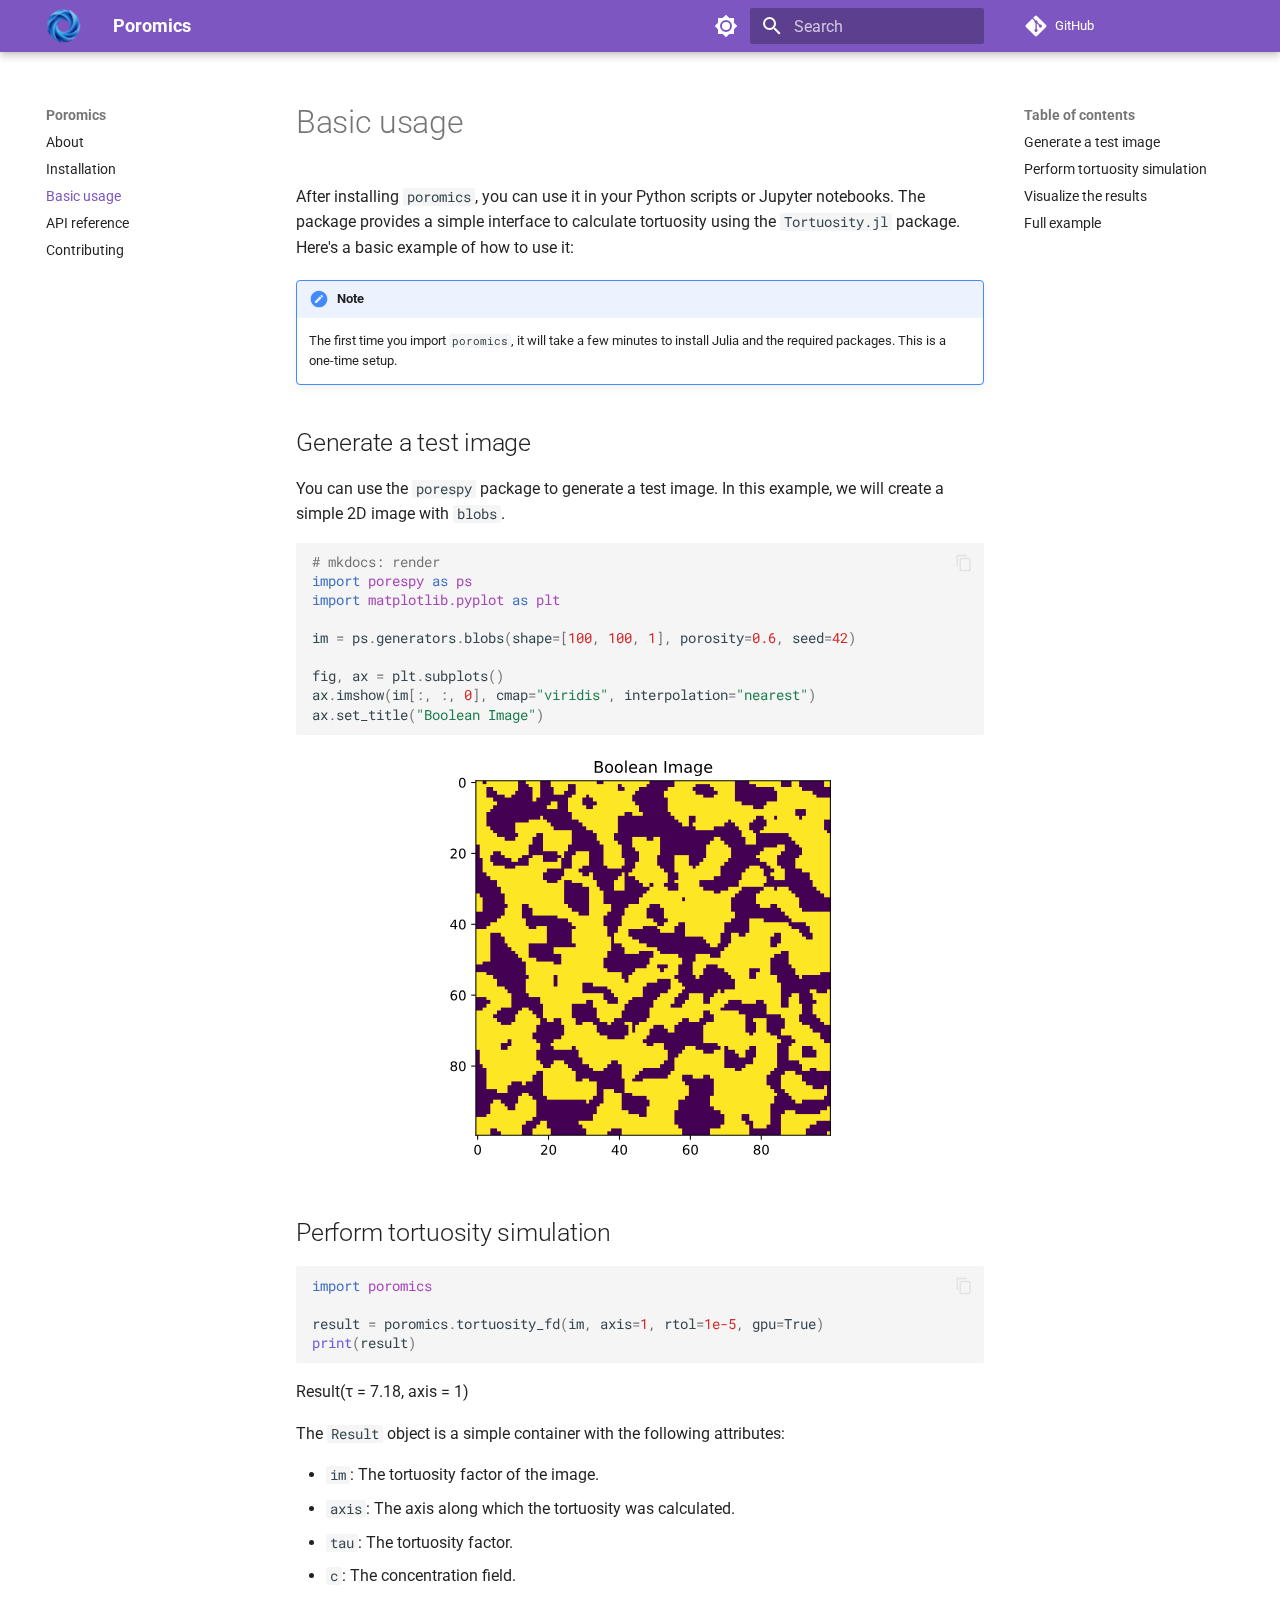
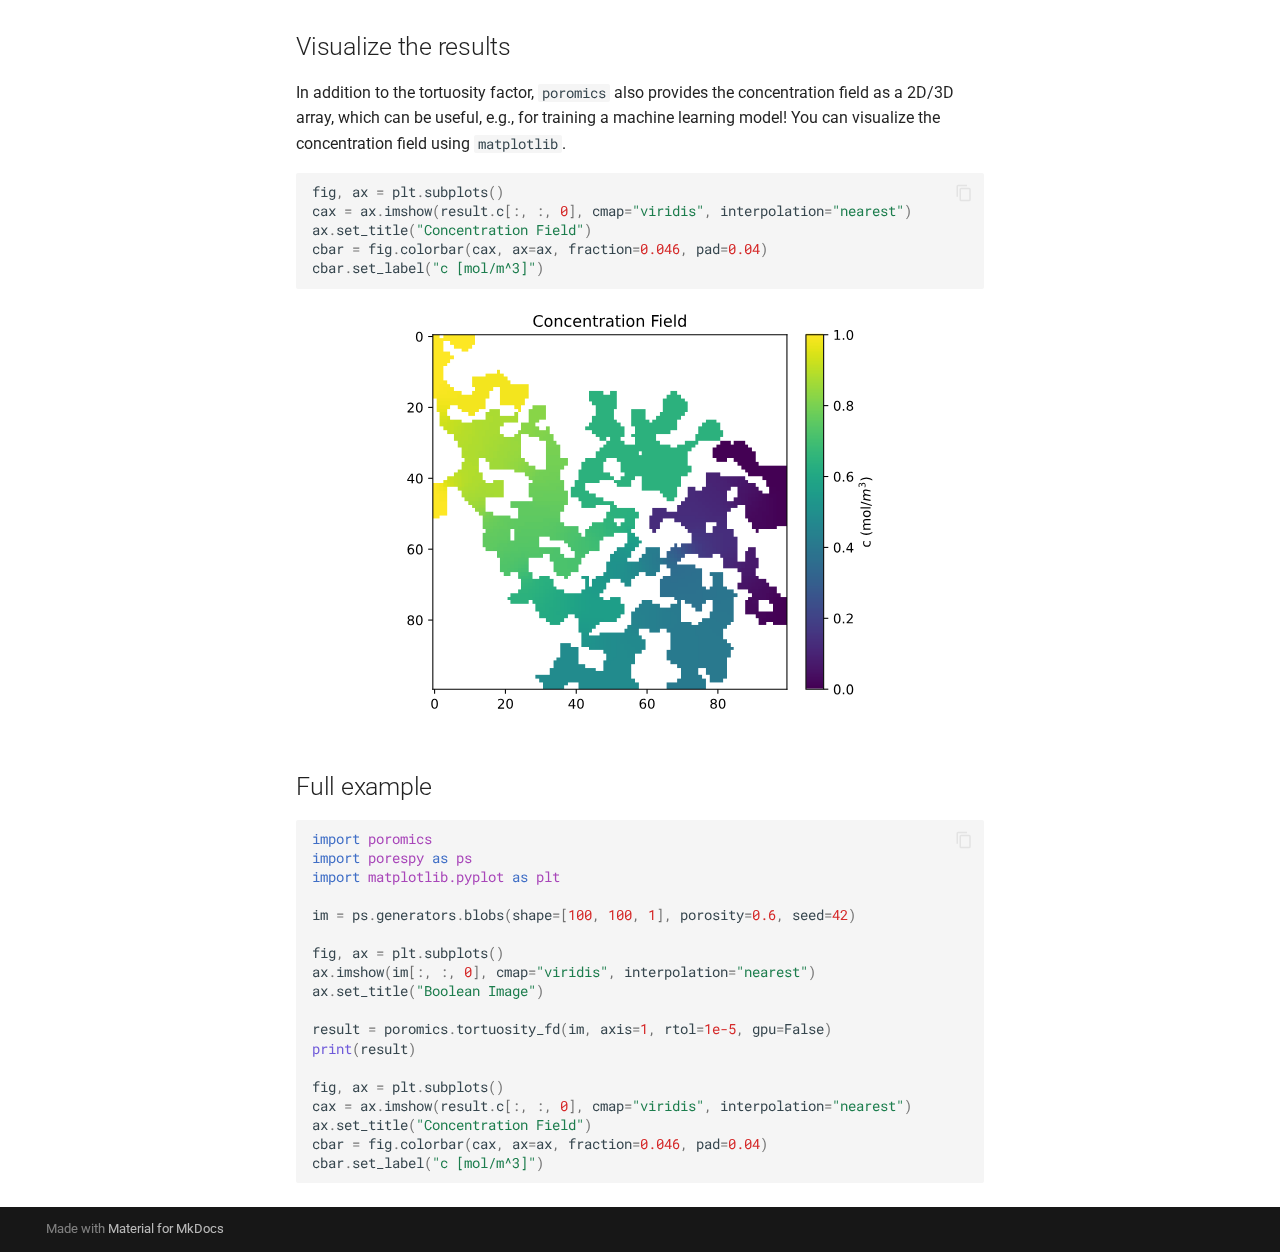
<file: usage/index.html>
<!doctype html>
<html lang="en" class="no-js">
  <head>
    
      <meta charset="utf-8">
      <meta name="viewport" content="width=device-width,initial-scale=1">
      
      
      
        <link rel="canonical" href="https://ma-sadeghi.github.io/poromics/usage/">
      
      
        <link rel="prev" href="../install/">
      
      
        <link rel="next" href="../reference/">
      
      
      <link rel="icon" href="../assets/images/favicon.png">
      <meta name="generator" content="mkdocs-1.6.1, mkdocs-material-9.6.9">
    
    
      
        <title>Basic usage - Poromics</title>
      
    
    
      <link rel="stylesheet" href="../assets/stylesheets/main.4af4bdda.min.css">
      
        
        <link rel="stylesheet" href="../assets/stylesheets/palette.06af60db.min.css">
      
      


    
    
      
    
    
      
        
        
        <link rel="preconnect" href="https://fonts.gstatic.com" crossorigin>
        <link rel="stylesheet" href="https://fonts.googleapis.com/css?family=Roboto:300,300i,400,400i,700,700i%7CRoboto+Mono:400,400i,700,700i&display=fallback">
        <style>:root{--md-text-font:"Roboto";--md-code-font:"Roboto Mono"}</style>
      
    
    
      <link rel="stylesheet" href="../assets/_markdown_exec_pyodide.css">
    
      <link rel="stylesheet" href="../assets/_mkdocstrings.css">
    
      <link rel="stylesheet" href="../stylesheets/extra.css">
    
    <script>__md_scope=new URL("..",location),__md_hash=e=>[...e].reduce(((e,_)=>(e<<5)-e+_.charCodeAt(0)),0),__md_get=(e,_=localStorage,t=__md_scope)=>JSON.parse(_.getItem(t.pathname+"."+e)),__md_set=(e,_,t=localStorage,a=__md_scope)=>{try{t.setItem(a.pathname+"."+e,JSON.stringify(_))}catch(e){}}</script>
    
      

    
    
    
  </head>
  
  
    
    
      
    
    
    
    
    <body dir="ltr" data-md-color-scheme="default" data-md-color-primary="deep-purple" data-md-color-accent="indigo">
  
    
    <input class="md-toggle" data-md-toggle="drawer" type="checkbox" id="__drawer" autocomplete="off">
    <input class="md-toggle" data-md-toggle="search" type="checkbox" id="__search" autocomplete="off">
    <label class="md-overlay" for="__drawer"></label>
    <div data-md-component="skip">
      
        
        <a href="#basic-usage" class="md-skip">
          Skip to content
        </a>
      
    </div>
    <div data-md-component="announce">
      
    </div>
    
    
      

  

<header class="md-header md-header--shadow" data-md-component="header">
  <nav class="md-header__inner md-grid" aria-label="Header">
    <a href=".." title="Poromics" class="md-header__button md-logo" aria-label="Poromics" data-md-component="logo">
      
  <img src="../assets/logo.png" alt="logo">

    </a>
    <label class="md-header__button md-icon" for="__drawer">
      
      <svg xmlns="http://www.w3.org/2000/svg" viewBox="0 0 24 24"><path d="M3 6h18v2H3zm0 5h18v2H3zm0 5h18v2H3z"/></svg>
    </label>
    <div class="md-header__title" data-md-component="header-title">
      <div class="md-header__ellipsis">
        <div class="md-header__topic">
          <span class="md-ellipsis">
            Poromics
          </span>
        </div>
        <div class="md-header__topic" data-md-component="header-topic">
          <span class="md-ellipsis">
            
              Basic usage
            
          </span>
        </div>
      </div>
    </div>
    
      
        <form class="md-header__option" data-md-component="palette">
  
    
    
    
    <input class="md-option" data-md-color-media="" data-md-color-scheme="default" data-md-color-primary="deep-purple" data-md-color-accent="indigo"  aria-label="Switch to light mode"  type="radio" name="__palette" id="__palette_0">
    
      <label class="md-header__button md-icon" title="Switch to light mode" for="__palette_1" hidden>
        <svg xmlns="http://www.w3.org/2000/svg" viewBox="0 0 24 24"><path d="M12 8a4 4 0 0 0-4 4 4 4 0 0 0 4 4 4 4 0 0 0 4-4 4 4 0 0 0-4-4m0 10a6 6 0 0 1-6-6 6 6 0 0 1 6-6 6 6 0 0 1 6 6 6 6 0 0 1-6 6m8-9.31V4h-4.69L12 .69 8.69 4H4v4.69L.69 12 4 15.31V20h4.69L12 23.31 15.31 20H20v-4.69L23.31 12z"/></svg>
      </label>
    
  
    
    
    
    <input class="md-option" data-md-color-media="" data-md-color-scheme="slate" data-md-color-primary="darkblue" data-md-color-accent="indigo"  aria-label="Switch to light mode"  type="radio" name="__palette" id="__palette_1">
    
      <label class="md-header__button md-icon" title="Switch to light mode" for="__palette_0" hidden>
        <svg xmlns="http://www.w3.org/2000/svg" viewBox="0 0 24 24"><path d="M12 18c-.89 0-1.74-.2-2.5-.55C11.56 16.5 13 14.42 13 12s-1.44-4.5-3.5-5.45C10.26 6.2 11.11 6 12 6a6 6 0 0 1 6 6 6 6 0 0 1-6 6m8-9.31V4h-4.69L12 .69 8.69 4H4v4.69L.69 12 4 15.31V20h4.69L12 23.31 15.31 20H20v-4.69L23.31 12z"/></svg>
      </label>
    
  
</form>
      
    
    
      <script>var palette=__md_get("__palette");if(palette&&palette.color){if("(prefers-color-scheme)"===palette.color.media){var media=matchMedia("(prefers-color-scheme: light)"),input=document.querySelector(media.matches?"[data-md-color-media='(prefers-color-scheme: light)']":"[data-md-color-media='(prefers-color-scheme: dark)']");palette.color.media=input.getAttribute("data-md-color-media"),palette.color.scheme=input.getAttribute("data-md-color-scheme"),palette.color.primary=input.getAttribute("data-md-color-primary"),palette.color.accent=input.getAttribute("data-md-color-accent")}for(var[key,value]of Object.entries(palette.color))document.body.setAttribute("data-md-color-"+key,value)}</script>
    
    
    
      <label class="md-header__button md-icon" for="__search">
        
        <svg xmlns="http://www.w3.org/2000/svg" viewBox="0 0 24 24"><path d="M9.5 3A6.5 6.5 0 0 1 16 9.5c0 1.61-.59 3.09-1.56 4.23l.27.27h.79l5 5-1.5 1.5-5-5v-.79l-.27-.27A6.52 6.52 0 0 1 9.5 16 6.5 6.5 0 0 1 3 9.5 6.5 6.5 0 0 1 9.5 3m0 2C7 5 5 7 5 9.5S7 14 9.5 14 14 12 14 9.5 12 5 9.5 5"/></svg>
      </label>
      <div class="md-search" data-md-component="search" role="dialog">
  <label class="md-search__overlay" for="__search"></label>
  <div class="md-search__inner" role="search">
    <form class="md-search__form" name="search">
      <input type="text" class="md-search__input" name="query" aria-label="Search" placeholder="Search" autocapitalize="off" autocorrect="off" autocomplete="off" spellcheck="false" data-md-component="search-query" required>
      <label class="md-search__icon md-icon" for="__search">
        
        <svg xmlns="http://www.w3.org/2000/svg" viewBox="0 0 24 24"><path d="M9.5 3A6.5 6.5 0 0 1 16 9.5c0 1.61-.59 3.09-1.56 4.23l.27.27h.79l5 5-1.5 1.5-5-5v-.79l-.27-.27A6.52 6.52 0 0 1 9.5 16 6.5 6.5 0 0 1 3 9.5 6.5 6.5 0 0 1 9.5 3m0 2C7 5 5 7 5 9.5S7 14 9.5 14 14 12 14 9.5 12 5 9.5 5"/></svg>
        
        <svg xmlns="http://www.w3.org/2000/svg" viewBox="0 0 24 24"><path d="M20 11v2H8l5.5 5.5-1.42 1.42L4.16 12l7.92-7.92L13.5 5.5 8 11z"/></svg>
      </label>
      <nav class="md-search__options" aria-label="Search">
        
        <button type="reset" class="md-search__icon md-icon" title="Clear" aria-label="Clear" tabindex="-1">
          
          <svg xmlns="http://www.w3.org/2000/svg" viewBox="0 0 24 24"><path d="M19 6.41 17.59 5 12 10.59 6.41 5 5 6.41 10.59 12 5 17.59 6.41 19 12 13.41 17.59 19 19 17.59 13.41 12z"/></svg>
        </button>
      </nav>
      
    </form>
    <div class="md-search__output">
      <div class="md-search__scrollwrap" tabindex="0" data-md-scrollfix>
        <div class="md-search-result" data-md-component="search-result">
          <div class="md-search-result__meta">
            Initializing search
          </div>
          <ol class="md-search-result__list" role="presentation"></ol>
        </div>
      </div>
    </div>
  </div>
</div>
    
    
      <div class="md-header__source">
        <a href="https://github.com/ma-sadeghi/poromics/" title="Go to repository" class="md-source" data-md-component="source">
  <div class="md-source__icon md-icon">
    
    <svg xmlns="http://www.w3.org/2000/svg" viewBox="0 0 448 512"><!--! Font Awesome Free 6.7.2 by @fontawesome - https://fontawesome.com License - https://fontawesome.com/license/free (Icons: CC BY 4.0, Fonts: SIL OFL 1.1, Code: MIT License) Copyright 2024 Fonticons, Inc.--><path d="M439.55 236.05 244 40.45a28.87 28.87 0 0 0-40.81 0l-40.66 40.63 51.52 51.52c27.06-9.14 52.68 16.77 43.39 43.68l49.66 49.66c34.23-11.8 61.18 31 35.47 56.69-26.49 26.49-70.21-2.87-56-37.34L240.22 199v121.85c25.3 12.54 22.26 41.85 9.08 55a34.34 34.34 0 0 1-48.55 0c-17.57-17.6-11.07-46.91 11.25-56v-123c-20.8-8.51-24.6-30.74-18.64-45L142.57 101 8.45 235.14a28.86 28.86 0 0 0 0 40.81l195.61 195.6a28.86 28.86 0 0 0 40.8 0l194.69-194.69a28.86 28.86 0 0 0 0-40.81"/></svg>
  </div>
  <div class="md-source__repository">
    GitHub
  </div>
</a>
      </div>
    
  </nav>
  
</header>
    
    <div class="md-container" data-md-component="container">
      
      
        
          
        
      
      <main class="md-main" data-md-component="main">
        <div class="md-main__inner md-grid">
          
            
              
              <div class="md-sidebar md-sidebar--primary" data-md-component="sidebar" data-md-type="navigation" >
                <div class="md-sidebar__scrollwrap">
                  <div class="md-sidebar__inner">
                    



<nav class="md-nav md-nav--primary" aria-label="Navigation" data-md-level="0">
  <label class="md-nav__title" for="__drawer">
    <a href=".." title="Poromics" class="md-nav__button md-logo" aria-label="Poromics" data-md-component="logo">
      
  <img src="../assets/logo.png" alt="logo">

    </a>
    Poromics
  </label>
  
    <div class="md-nav__source">
      <a href="https://github.com/ma-sadeghi/poromics/" title="Go to repository" class="md-source" data-md-component="source">
  <div class="md-source__icon md-icon">
    
    <svg xmlns="http://www.w3.org/2000/svg" viewBox="0 0 448 512"><!--! Font Awesome Free 6.7.2 by @fontawesome - https://fontawesome.com License - https://fontawesome.com/license/free (Icons: CC BY 4.0, Fonts: SIL OFL 1.1, Code: MIT License) Copyright 2024 Fonticons, Inc.--><path d="M439.55 236.05 244 40.45a28.87 28.87 0 0 0-40.81 0l-40.66 40.63 51.52 51.52c27.06-9.14 52.68 16.77 43.39 43.68l49.66 49.66c34.23-11.8 61.18 31 35.47 56.69-26.49 26.49-70.21-2.87-56-37.34L240.22 199v121.85c25.3 12.54 22.26 41.85 9.08 55a34.34 34.34 0 0 1-48.55 0c-17.57-17.6-11.07-46.91 11.25-56v-123c-20.8-8.51-24.6-30.74-18.64-45L142.57 101 8.45 235.14a28.86 28.86 0 0 0 0 40.81l195.61 195.6a28.86 28.86 0 0 0 40.8 0l194.69-194.69a28.86 28.86 0 0 0 0-40.81"/></svg>
  </div>
  <div class="md-source__repository">
    GitHub
  </div>
</a>
    </div>
  
  <ul class="md-nav__list" data-md-scrollfix>
    
      
      
  
  
  
  
    <li class="md-nav__item">
      <a href=".." class="md-nav__link">
        
  
  <span class="md-ellipsis">
    About
    
  </span>
  

      </a>
    </li>
  

    
      
      
  
  
  
  
    <li class="md-nav__item">
      <a href="../install/" class="md-nav__link">
        
  
  <span class="md-ellipsis">
    Installation
    
  </span>
  

      </a>
    </li>
  

    
      
      
  
  
    
  
  
  
    <li class="md-nav__item md-nav__item--active">
      
      <input class="md-nav__toggle md-toggle" type="checkbox" id="__toc">
      
      
        
      
      
        <label class="md-nav__link md-nav__link--active" for="__toc">
          
  
  <span class="md-ellipsis">
    Basic usage
    
  </span>
  

          <span class="md-nav__icon md-icon"></span>
        </label>
      
      <a href="./" class="md-nav__link md-nav__link--active">
        
  
  <span class="md-ellipsis">
    Basic usage
    
  </span>
  

      </a>
      
        

<nav class="md-nav md-nav--secondary" aria-label="Table of contents">
  
  
  
    
  
  
    <label class="md-nav__title" for="__toc">
      <span class="md-nav__icon md-icon"></span>
      Table of contents
    </label>
    <ul class="md-nav__list" data-md-component="toc" data-md-scrollfix>
      
        <li class="md-nav__item">
  <a href="#generate-a-test-image" class="md-nav__link">
    <span class="md-ellipsis">
      Generate a test image
    </span>
  </a>
  
</li>
      
        <li class="md-nav__item">
  <a href="#perform-tortuosity-simulation" class="md-nav__link">
    <span class="md-ellipsis">
      Perform tortuosity simulation
    </span>
  </a>
  
</li>
      
        <li class="md-nav__item">
  <a href="#visualize-the-results" class="md-nav__link">
    <span class="md-ellipsis">
      Visualize the results
    </span>
  </a>
  
</li>
      
        <li class="md-nav__item">
  <a href="#full-example" class="md-nav__link">
    <span class="md-ellipsis">
      Full example
    </span>
  </a>
  
</li>
      
    </ul>
  
</nav>
      
    </li>
  

    
      
      
  
  
  
  
    <li class="md-nav__item">
      <a href="../reference/" class="md-nav__link">
        
  
  <span class="md-ellipsis">
    API reference
    
  </span>
  

      </a>
    </li>
  

    
      
      
  
  
  
  
    <li class="md-nav__item">
      <a href="../contributing/" class="md-nav__link">
        
  
  <span class="md-ellipsis">
    Contributing
    
  </span>
  

      </a>
    </li>
  

    
  </ul>
</nav>
                  </div>
                </div>
              </div>
            
            
              
              <div class="md-sidebar md-sidebar--secondary" data-md-component="sidebar" data-md-type="toc" >
                <div class="md-sidebar__scrollwrap">
                  <div class="md-sidebar__inner">
                    

<nav class="md-nav md-nav--secondary" aria-label="Table of contents">
  
  
  
    
  
  
    <label class="md-nav__title" for="__toc">
      <span class="md-nav__icon md-icon"></span>
      Table of contents
    </label>
    <ul class="md-nav__list" data-md-component="toc" data-md-scrollfix>
      
        <li class="md-nav__item">
  <a href="#generate-a-test-image" class="md-nav__link">
    <span class="md-ellipsis">
      Generate a test image
    </span>
  </a>
  
</li>
      
        <li class="md-nav__item">
  <a href="#perform-tortuosity-simulation" class="md-nav__link">
    <span class="md-ellipsis">
      Perform tortuosity simulation
    </span>
  </a>
  
</li>
      
        <li class="md-nav__item">
  <a href="#visualize-the-results" class="md-nav__link">
    <span class="md-ellipsis">
      Visualize the results
    </span>
  </a>
  
</li>
      
        <li class="md-nav__item">
  <a href="#full-example" class="md-nav__link">
    <span class="md-ellipsis">
      Full example
    </span>
  </a>
  
</li>
      
    </ul>
  
</nav>
                  </div>
                </div>
              </div>
            
          
          
            <div class="md-content" data-md-component="content">
              <article class="md-content__inner md-typeset">
                
                  


  
  


<h1 id="basic-usage">Basic usage</h1>
<p>After installing <code>poromics</code>, you can use it in your Python scripts or Jupyter notebooks. The package provides a simple interface to calculate tortuosity using the <code>Tortuosity.jl</code> package. Here's a basic example of how to use it:</p>
<div class="admonition note">
<p class="admonition-title">Note</p>
<p>The first time you import <code>poromics</code>, it will take a few minutes to install Julia and the required packages. This is a one-time setup.</p>
</div>
<h2 id="generate-a-test-image">Generate a test image</h2>
<p>You can use the <code>porespy</code> package to generate a test image. In this example, we will create a simple 2D image with <code>blobs</code>.</p>
<div class="highlight"><pre><span></span><code><a href="#__codelineno-0-1" id="__codelineno-0-1" name="__codelineno-0-1"></a><span class="c1"># mkdocs: render</span>
<a href="#__codelineno-0-2" id="__codelineno-0-2" name="__codelineno-0-2"></a><span class="kn">import</span><span class="w"> </span><span class="nn">porespy</span><span class="w"> </span><span class="k">as</span><span class="w"> </span><span class="nn">ps</span>
<a href="#__codelineno-0-3" id="__codelineno-0-3" name="__codelineno-0-3"></a><span class="kn">import</span><span class="w"> </span><span class="nn">matplotlib.pyplot</span><span class="w"> </span><span class="k">as</span><span class="w"> </span><span class="nn">plt</span>
<a href="#__codelineno-0-4" id="__codelineno-0-4" name="__codelineno-0-4"></a>
<a href="#__codelineno-0-5" id="__codelineno-0-5" name="__codelineno-0-5"></a><span class="n">im</span> <span class="o">=</span> <span class="n">ps</span><span class="o">.</span><span class="n">generators</span><span class="o">.</span><span class="n">blobs</span><span class="p">(</span><span class="n">shape</span><span class="o">=</span><span class="p">[</span><span class="mi">100</span><span class="p">,</span> <span class="mi">100</span><span class="p">,</span> <span class="mi">1</span><span class="p">],</span> <span class="n">porosity</span><span class="o">=</span><span class="mf">0.6</span><span class="p">,</span> <span class="n">seed</span><span class="o">=</span><span class="mi">42</span><span class="p">)</span>
<a href="#__codelineno-0-6" id="__codelineno-0-6" name="__codelineno-0-6"></a>
<a href="#__codelineno-0-7" id="__codelineno-0-7" name="__codelineno-0-7"></a><span class="n">fig</span><span class="p">,</span> <span class="n">ax</span> <span class="o">=</span> <span class="n">plt</span><span class="o">.</span><span class="n">subplots</span><span class="p">()</span>
<a href="#__codelineno-0-8" id="__codelineno-0-8" name="__codelineno-0-8"></a><span class="n">ax</span><span class="o">.</span><span class="n">imshow</span><span class="p">(</span><span class="n">im</span><span class="p">[:,</span> <span class="p">:,</span> <span class="mi">0</span><span class="p">],</span> <span class="n">cmap</span><span class="o">=</span><span class="s2">"viridis"</span><span class="p">,</span> <span class="n">interpolation</span><span class="o">=</span><span class="s2">"nearest"</span><span class="p">)</span>
<a href="#__codelineno-0-9" id="__codelineno-0-9" name="__codelineno-0-9"></a><span class="n">ax</span><span class="o">.</span><span class="n">set_title</span><span class="p">(</span><span class="s2">"Boolean Image"</span><span class="p">)</span>
</code></pre><center><img src="[data-uri]"/></center></div>
<h2 id="perform-tortuosity-simulation">Perform tortuosity simulation</h2>
<div class="highlight"><pre><span></span><code><a href="#__codelineno-1-1" id="__codelineno-1-1" name="__codelineno-1-1"></a><span class="kn">import</span><span class="w"> </span><span class="nn">poromics</span>
<a href="#__codelineno-1-2" id="__codelineno-1-2" name="__codelineno-1-2"></a>
<a href="#__codelineno-1-3" id="__codelineno-1-3" name="__codelineno-1-3"></a><span class="n">result</span> <span class="o">=</span> <span class="n">poromics</span><span class="o">.</span><span class="n">tortuosity_fd</span><span class="p">(</span><span class="n">im</span><span class="p">,</span> <span class="n">axis</span><span class="o">=</span><span class="mi">1</span><span class="p">,</span> <span class="n">rtol</span><span class="o">=</span><span class="mf">1e-5</span><span class="p">,</span> <span class="n">gpu</span><span class="o">=</span><span class="kc">True</span><span class="p">)</span>
<a href="#__codelineno-1-4" id="__codelineno-1-4" name="__codelineno-1-4"></a><span class="nb">print</span><span class="p">(</span><span class="n">result</span><span class="p">)</span>
</code></pre></div>
<p>Result(τ = 7.18, axis = 1)</p>
<p>The <code>Result</code> object is a simple container with the following attributes:</p>
<ul>
<li><code>im</code>: The tortuosity factor of the image.</li>
<li><code>axis</code>: The axis along which the tortuosity was calculated.</li>
<li><code>tau</code>: The tortuosity factor.</li>
<li><code>c</code>: The concentration field.</li>
</ul>
<h2 id="visualize-the-results">Visualize the results</h2>
<p>In addition to the tortuosity factor, <code>poromics</code> also provides the concentration field as a 2D/3D array, which can be useful, e.g., for training a machine learning model! You can visualize the concentration field using <code>matplotlib</code>.</p>
<div class="highlight"><pre><span></span><code><a href="#__codelineno-2-1" id="__codelineno-2-1" name="__codelineno-2-1"></a><span class="n">fig</span><span class="p">,</span> <span class="n">ax</span> <span class="o">=</span> <span class="n">plt</span><span class="o">.</span><span class="n">subplots</span><span class="p">()</span>
<a href="#__codelineno-2-2" id="__codelineno-2-2" name="__codelineno-2-2"></a><span class="n">cax</span> <span class="o">=</span> <span class="n">ax</span><span class="o">.</span><span class="n">imshow</span><span class="p">(</span><span class="n">result</span><span class="o">.</span><span class="n">c</span><span class="p">[:,</span> <span class="p">:,</span> <span class="mi">0</span><span class="p">],</span> <span class="n">cmap</span><span class="o">=</span><span class="s2">"viridis"</span><span class="p">,</span> <span class="n">interpolation</span><span class="o">=</span><span class="s2">"nearest"</span><span class="p">)</span>
<a href="#__codelineno-2-3" id="__codelineno-2-3" name="__codelineno-2-3"></a><span class="n">ax</span><span class="o">.</span><span class="n">set_title</span><span class="p">(</span><span class="s2">"Concentration Field"</span><span class="p">)</span>
<a href="#__codelineno-2-4" id="__codelineno-2-4" name="__codelineno-2-4"></a><span class="n">cbar</span> <span class="o">=</span> <span class="n">fig</span><span class="o">.</span><span class="n">colorbar</span><span class="p">(</span><span class="n">cax</span><span class="p">,</span> <span class="n">ax</span><span class="o">=</span><span class="n">ax</span><span class="p">,</span> <span class="n">fraction</span><span class="o">=</span><span class="mf">0.046</span><span class="p">,</span> <span class="n">pad</span><span class="o">=</span><span class="mf">0.04</span><span class="p">)</span>
<a href="#__codelineno-2-5" id="__codelineno-2-5" name="__codelineno-2-5"></a><span class="n">cbar</span><span class="o">.</span><span class="n">set_label</span><span class="p">(</span><span class="s2">"c [mol/m^3]"</span><span class="p">)</span>
</code></pre></div>
<div class="highlight"><center><img src="[data-uri]"/></center></div>
<h2 id="full-example">Full example</h2>
<div class="highlight"><pre><span></span><code><a href="#__codelineno-4-1" id="__codelineno-4-1" name="__codelineno-4-1"></a><span class="kn">import</span><span class="w"> </span><span class="nn">poromics</span>
<a href="#__codelineno-4-2" id="__codelineno-4-2" name="__codelineno-4-2"></a><span class="kn">import</span><span class="w"> </span><span class="nn">porespy</span><span class="w"> </span><span class="k">as</span><span class="w"> </span><span class="nn">ps</span>
<a href="#__codelineno-4-3" id="__codelineno-4-3" name="__codelineno-4-3"></a><span class="kn">import</span><span class="w"> </span><span class="nn">matplotlib.pyplot</span><span class="w"> </span><span class="k">as</span><span class="w"> </span><span class="nn">plt</span>
<a href="#__codelineno-4-4" id="__codelineno-4-4" name="__codelineno-4-4"></a>
<a href="#__codelineno-4-5" id="__codelineno-4-5" name="__codelineno-4-5"></a><span class="n">im</span> <span class="o">=</span> <span class="n">ps</span><span class="o">.</span><span class="n">generators</span><span class="o">.</span><span class="n">blobs</span><span class="p">(</span><span class="n">shape</span><span class="o">=</span><span class="p">[</span><span class="mi">100</span><span class="p">,</span> <span class="mi">100</span><span class="p">,</span> <span class="mi">1</span><span class="p">],</span> <span class="n">porosity</span><span class="o">=</span><span class="mf">0.6</span><span class="p">,</span> <span class="n">seed</span><span class="o">=</span><span class="mi">42</span><span class="p">)</span>
<a href="#__codelineno-4-6" id="__codelineno-4-6" name="__codelineno-4-6"></a>
<a href="#__codelineno-4-7" id="__codelineno-4-7" name="__codelineno-4-7"></a><span class="n">fig</span><span class="p">,</span> <span class="n">ax</span> <span class="o">=</span> <span class="n">plt</span><span class="o">.</span><span class="n">subplots</span><span class="p">()</span>
<a href="#__codelineno-4-8" id="__codelineno-4-8" name="__codelineno-4-8"></a><span class="n">ax</span><span class="o">.</span><span class="n">imshow</span><span class="p">(</span><span class="n">im</span><span class="p">[:,</span> <span class="p">:,</span> <span class="mi">0</span><span class="p">],</span> <span class="n">cmap</span><span class="o">=</span><span class="s2">"viridis"</span><span class="p">,</span> <span class="n">interpolation</span><span class="o">=</span><span class="s2">"nearest"</span><span class="p">)</span>
<a href="#__codelineno-4-9" id="__codelineno-4-9" name="__codelineno-4-9"></a><span class="n">ax</span><span class="o">.</span><span class="n">set_title</span><span class="p">(</span><span class="s2">"Boolean Image"</span><span class="p">)</span>
<a href="#__codelineno-4-10" id="__codelineno-4-10" name="__codelineno-4-10"></a>
<a href="#__codelineno-4-11" id="__codelineno-4-11" name="__codelineno-4-11"></a><span class="n">result</span> <span class="o">=</span> <span class="n">poromics</span><span class="o">.</span><span class="n">tortuosity_fd</span><span class="p">(</span><span class="n">im</span><span class="p">,</span> <span class="n">axis</span><span class="o">=</span><span class="mi">1</span><span class="p">,</span> <span class="n">rtol</span><span class="o">=</span><span class="mf">1e-5</span><span class="p">,</span> <span class="n">gpu</span><span class="o">=</span><span class="kc">False</span><span class="p">)</span>
<a href="#__codelineno-4-12" id="__codelineno-4-12" name="__codelineno-4-12"></a><span class="nb">print</span><span class="p">(</span><span class="n">result</span><span class="p">)</span>
<a href="#__codelineno-4-13" id="__codelineno-4-13" name="__codelineno-4-13"></a>
<a href="#__codelineno-4-14" id="__codelineno-4-14" name="__codelineno-4-14"></a><span class="n">fig</span><span class="p">,</span> <span class="n">ax</span> <span class="o">=</span> <span class="n">plt</span><span class="o">.</span><span class="n">subplots</span><span class="p">()</span>
<a href="#__codelineno-4-15" id="__codelineno-4-15" name="__codelineno-4-15"></a><span class="n">cax</span> <span class="o">=</span> <span class="n">ax</span><span class="o">.</span><span class="n">imshow</span><span class="p">(</span><span class="n">result</span><span class="o">.</span><span class="n">c</span><span class="p">[:,</span> <span class="p">:,</span> <span class="mi">0</span><span class="p">],</span> <span class="n">cmap</span><span class="o">=</span><span class="s2">"viridis"</span><span class="p">,</span> <span class="n">interpolation</span><span class="o">=</span><span class="s2">"nearest"</span><span class="p">)</span>
<a href="#__codelineno-4-16" id="__codelineno-4-16" name="__codelineno-4-16"></a><span class="n">ax</span><span class="o">.</span><span class="n">set_title</span><span class="p">(</span><span class="s2">"Concentration Field"</span><span class="p">)</span>
<a href="#__codelineno-4-17" id="__codelineno-4-17" name="__codelineno-4-17"></a><span class="n">cbar</span> <span class="o">=</span> <span class="n">fig</span><span class="o">.</span><span class="n">colorbar</span><span class="p">(</span><span class="n">cax</span><span class="p">,</span> <span class="n">ax</span><span class="o">=</span><span class="n">ax</span><span class="p">,</span> <span class="n">fraction</span><span class="o">=</span><span class="mf">0.046</span><span class="p">,</span> <span class="n">pad</span><span class="o">=</span><span class="mf">0.04</span><span class="p">)</span>
<a href="#__codelineno-4-18" id="__codelineno-4-18" name="__codelineno-4-18"></a><span class="n">cbar</span><span class="o">.</span><span class="n">set_label</span><span class="p">(</span><span class="s2">"c [mol/m^3]"</span><span class="p">)</span>
</code></pre></div>












                
              </article>
            </div>
          
          
<script>var target=document.getElementById(location.hash.slice(1));target&&target.name&&(target.checked=target.name.startsWith("__tabbed_"))</script>
        </div>
        
          <button type="button" class="md-top md-icon" data-md-component="top" hidden>
  
  <svg xmlns="http://www.w3.org/2000/svg" viewBox="0 0 24 24"><path d="M13 20h-2V8l-5.5 5.5-1.42-1.42L12 4.16l7.92 7.92-1.42 1.42L13 8z"/></svg>
  Back to top
</button>
        
      </main>
      
        <footer class="md-footer">
  
  <div class="md-footer-meta md-typeset">
    <div class="md-footer-meta__inner md-grid">
      <div class="md-copyright">
  
  
    Made with
    <a href="https://squidfunk.github.io/mkdocs-material/" target="_blank" rel="noopener">
      Material for MkDocs
    </a>
  
</div>
      
    </div>
  </div>
</footer>
      
    </div>
    <div class="md-dialog" data-md-component="dialog">
      <div class="md-dialog__inner md-typeset"></div>
    </div>
    
    
    <script id="__config" type="application/json">{"base": "..", "features": ["navigation.top", "navigation.expand", "navigation.sections", "navigation.instant", "content.code.copy"], "search": "../assets/javascripts/workers/search.f8cc74c7.min.js", "translations": {"clipboard.copied": "Copied to clipboard", "clipboard.copy": "Copy to clipboard", "search.result.more.one": "1 more on this page", "search.result.more.other": "# more on this page", "search.result.none": "No matching documents", "search.result.one": "1 matching document", "search.result.other": "# matching documents", "search.result.placeholder": "Type to start searching", "search.result.term.missing": "Missing", "select.version": "Select version"}}</script>
    
    
      <script src="../assets/javascripts/bundle.c8b220af.min.js"></script>
      
        <script src="../assets/_markdown_exec_pyodide.js"></script>
      
        <script src="https://cdn.mathjax.org/mathjax/latest/MathJax.js?config=TeX-AMS-MML_HTMLorMML"></script>
      
    
  </body>
</html>
</file>
<file: assets/_markdown_exec_pyodide.css>
html[data-theme="light"] {
    @import "https://cdn.jsdelivr.net/npm/highlightjs-themes@1.0.0/tomorrow.css"
}

html[data-theme="dark"] {
    @import "https://cdn.jsdelivr.net/npm/highlightjs-themes@1.0.0/tomorrow-night-blue.min.css"
}


.ace_gutter {
    z-index: 1;
}

.pyodide-editor {
    width: 100%;
    min-height: 200px;
    max-height: 400px;
    font-size: .85em;
}

.pyodide-editor-bar {
    color: var(--md-primary-bg-color);
    background-color: var(--md-primary-fg-color);
    width: 100%;
    font: monospace;
    font-size: 0.75em;
    padding: 2px 0 2px;
}

.pyodide-bar-item {
    padding: 0 18px 0;
    display: inline-block;
    width: 50%;
}

.pyodide pre {
    margin: 0;
}

.pyodide-output {
    width: 100%;
    margin-bottom: -15px;
    min-height: 46px;
    max-height: 400px
}

.pyodide-clickable {
    cursor: pointer;
    text-align: right;
}

/* For themes other than Material. */
.pyodide .twemoji svg {
    width: 1rem;
}
</file>
<file: assets/_mkdocstrings.css>
/* Avoid breaking parameter names, etc. in table cells. */
.doc-contents td code {
  word-break: normal !important;
}

/* No line break before first paragraph of descriptions. */
.doc-md-description,
.doc-md-description>p:first-child {
  display: inline;
}

/* Max width for docstring sections tables. */
.doc .md-typeset__table,
.doc .md-typeset__table table {
  display: table !important;
  width: 100%;
}

.doc .md-typeset__table tr {
  display: table-row;
}

/* Defaults in Spacy table style. */
.doc-param-default {
  float: right;
}

/* Parameter headings must be inline, not blocks. */
.doc-heading-parameter {
  display: inline;
}

/* Prefer space on the right, not the left of parameter permalinks. */
.doc-heading-parameter .headerlink {
  margin-left: 0 !important;
  margin-right: 0.2rem;
}

/* Backward-compatibility: docstring section titles in bold. */
.doc-section-title {
  font-weight: bold;
}

/* Backlinks crumb separator. */
.doc-backlink-crumb {
  display: inline-flex;
  gap: .2rem;
  white-space: nowrap;
  align-items: center;
  vertical-align: middle;
}
.doc-backlink-crumb:not(:first-child)::before {
  background-color: var(--md-default-fg-color--lighter);
  content: "";
  display: inline;
  height: 1rem;
  --md-path-icon: url('data:image/svg+xml;charset=utf-8,<svg xmlns="http://www.w3.org/2000/svg" viewBox="0 0 24 24"><path d="M8.59 16.58 13.17 12 8.59 7.41 10 6l6 6-6 6z"/></svg>');
  -webkit-mask-image: var(--md-path-icon);
  mask-image: var(--md-path-icon);
  width: 1rem;
}
.doc-backlink-crumb.last {
  font-weight: bold;
}

/* Symbols in Navigation and ToC. */
:root, :host,
[data-md-color-scheme="default"] {
  --doc-symbol-parameter-fg-color: #df50af;
  --doc-symbol-attribute-fg-color: #953800;
  --doc-symbol-function-fg-color: #8250df;
  --doc-symbol-method-fg-color: #8250df;
  --doc-symbol-class-fg-color: #0550ae;
  --doc-symbol-module-fg-color: #5cad0f;

  --doc-symbol-parameter-bg-color: #df50af1a;
  --doc-symbol-attribute-bg-color: #9538001a;
  --doc-symbol-function-bg-color: #8250df1a;
  --doc-symbol-method-bg-color: #8250df1a;
  --doc-symbol-class-bg-color: #0550ae1a;
  --doc-symbol-module-bg-color: #5cad0f1a;
}

[data-md-color-scheme="slate"] {
  --doc-symbol-parameter-fg-color: #ffa8cc;
  --doc-symbol-attribute-fg-color: #ffa657;
  --doc-symbol-function-fg-color: #d2a8ff;
  --doc-symbol-method-fg-color: #d2a8ff;
  --doc-symbol-class-fg-color: #79c0ff;
  --doc-symbol-module-fg-color: #baff79;

  --doc-symbol-parameter-bg-color: #ffa8cc1a;
  --doc-symbol-attribute-bg-color: #ffa6571a;
  --doc-symbol-function-bg-color: #d2a8ff1a;
  --doc-symbol-method-bg-color: #d2a8ff1a;
  --doc-symbol-class-bg-color: #79c0ff1a;
  --doc-symbol-module-bg-color: #baff791a;
}

code.doc-symbol {
  border-radius: .1rem;
  font-size: .85em;
  padding: 0 .3em;
  font-weight: bold;
}

code.doc-symbol-parameter,
a code.doc-symbol-parameter {
  color: var(--doc-symbol-parameter-fg-color);
  background-color: var(--doc-symbol-parameter-bg-color);
}

code.doc-symbol-parameter::after {
  content: "param";
}

code.doc-symbol-attribute,
a code.doc-symbol-attribute {
  color: var(--doc-symbol-attribute-fg-color);
  background-color: var(--doc-symbol-attribute-bg-color);
}

code.doc-symbol-attribute::after {
  content: "attr";
}

code.doc-symbol-function,
a code.doc-symbol-function {
  color: var(--doc-symbol-function-fg-color);
  background-color: var(--doc-symbol-function-bg-color);
}

code.doc-symbol-function::after {
  content: "func";
}

code.doc-symbol-method,
a code.doc-symbol-method {
  color: var(--doc-symbol-method-fg-color);
  background-color: var(--doc-symbol-method-bg-color);
}

code.doc-symbol-method::after {
  content: "meth";
}

code.doc-symbol-class,
a code.doc-symbol-class {
  color: var(--doc-symbol-class-fg-color);
  background-color: var(--doc-symbol-class-bg-color);
}

code.doc-symbol-class::after {
  content: "class";
}

code.doc-symbol-module,
a code.doc-symbol-module {
  color: var(--doc-symbol-module-fg-color);
  background-color: var(--doc-symbol-module-bg-color);
}

code.doc-symbol-module::after {
  content: "mod";
}

.doc-signature .autorefs {
  color: inherit;
  border-bottom: 1px dotted currentcolor;
}
</file>
<file: stylesheets/extra.css>
@import url('https://fonts.googleapis.com/css2?family=Recursive:wght@300..1000&display=swap');

/* html {
    font-size: 22px !important;
} */

body {
    min-width: 350px !important;
}

a.md-header__button.md-logo {
    padding-top: 0.2rem !important;
    padding-bottom: 0.2rem !important;
}

a.md-header__button.md-logo > img {
    height: 1.8rem !important;
}

@media screen and (max-width: 500px) {
    h2 + p > img {
        width: 100% !important;
    }
}

span.md-ellipsis > span {
    font-weight: lighter !important;
}

/* span.md-ellipsis {
    font-family: 'Recursive', sans-serif;
} */
</file>
<file: assets/stylesheets/main.4af4bdda.min.css>
@charset "UTF-8";html{-webkit-text-size-adjust:none;-moz-text-size-adjust:none;text-size-adjust:none;box-sizing:border-box}*,:after,:before{box-sizing:inherit}@media (prefers-reduced-motion){*,:after,:before{transition:none!important}}body{margin:0}a,button,input,label{-webkit-tap-highlight-color:transparent}a{color:inherit;text-decoration:none}hr{border:0;box-sizing:initial;display:block;height:.05rem;overflow:visible;padding:0}small{font-size:80%}sub,sup{line-height:1em}img{border-style:none}table{border-collapse:initial;border-spacing:0}td,th{font-weight:400;vertical-align:top}button{background:#0000;border:0;font-family:inherit;font-size:inherit;margin:0;padding:0}input{border:0;outline:none}:root{--md-primary-fg-color:#4051b5;--md-primary-fg-color--light:#5d6cc0;--md-primary-fg-color--dark:#303fa1;--md-primary-bg-color:#fff;--md-primary-bg-color--light:#ffffffb3;--md-accent-fg-color:#526cfe;--md-accent-fg-color--transparent:#526cfe1a;--md-accent-bg-color:#fff;--md-accent-bg-color--light:#ffffffb3}[data-md-color-scheme=default]{color-scheme:light}[data-md-color-scheme=default] img[src$="#gh-dark-mode-only"],[data-md-color-scheme=default] img[src$="#only-dark"]{display:none}:root,[data-md-color-scheme=default]{--md-hue:225deg;--md-default-fg-color:#000000de;--md-default-fg-color--light:#0000008a;--md-default-fg-color--lighter:#00000052;--md-default-fg-color--lightest:#00000012;--md-default-bg-color:#fff;--md-default-bg-color--light:#ffffffb3;--md-default-bg-color--lighter:#ffffff4d;--md-default-bg-color--lightest:#ffffff1f;--md-code-fg-color:#36464e;--md-code-bg-color:#f5f5f5;--md-code-hl-color:#4287ff;--md-code-hl-color--light:#4287ff1a;--md-code-hl-number-color:#d52a2a;--md-code-hl-special-color:#db1457;--md-code-hl-function-color:#a846b9;--md-code-hl-constant-color:#6e59d9;--md-code-hl-keyword-color:#3f6ec6;--md-code-hl-string-color:#1c7d4d;--md-code-hl-name-color:var(--md-code-fg-color);--md-code-hl-operator-color:var(--md-default-fg-color--light);--md-code-hl-punctuation-color:var(--md-default-fg-color--light);--md-code-hl-comment-color:var(--md-default-fg-color--light);--md-code-hl-generic-color:var(--md-default-fg-color--light);--md-code-hl-variable-color:var(--md-default-fg-color--light);--md-typeset-color:var(--md-default-fg-color);--md-typeset-a-color:var(--md-primary-fg-color);--md-typeset-del-color:#f5503d26;--md-typeset-ins-color:#0bd57026;--md-typeset-kbd-color:#fafafa;--md-typeset-kbd-accent-color:#fff;--md-typeset-kbd-border-color:#b8b8b8;--md-typeset-mark-color:#ffff0080;--md-typeset-table-color:#0000001f;--md-typeset-table-color--light:rgba(0,0,0,.035);--md-admonition-fg-color:var(--md-default-fg-color);--md-admonition-bg-color:var(--md-default-bg-color);--md-warning-fg-color:#000000de;--md-warning-bg-color:#ff9;--md-footer-fg-color:#fff;--md-footer-fg-color--light:#ffffffb3;--md-footer-fg-color--lighter:#ffffff73;--md-footer-bg-color:#000000de;--md-footer-bg-color--dark:#00000052;--md-shadow-z1:0 0.2rem 0.5rem #0000000d,0 0 0.05rem #0000001a;--md-shadow-z2:0 0.2rem 0.5rem #0000001a,0 0 0.05rem #00000040;--md-shadow-z3:0 0.2rem 0.5rem #0003,0 0 0.05rem #00000059}.md-icon svg{fill:currentcolor;display:block;height:1.2rem;width:1.2rem}body{-webkit-font-smoothing:antialiased;-moz-osx-font-smoothing:grayscale;--md-text-font-family:var(--md-text-font,_),-apple-system,BlinkMacSystemFont,Helvetica,Arial,sans-serif;--md-code-font-family:var(--md-code-font,_),SFMono-Regular,Consolas,Menlo,monospace}aside,body,input{font-feature-settings:"kern","liga";color:var(--md-typeset-color);font-family:var(--md-text-font-family)}code,kbd,pre{font-feature-settings:"kern";font-family:var(--md-code-font-family)}:root{--md-typeset-table-sort-icon:url('data:image/svg+xml;charset=utf-8,<svg xmlns="http://www.w3.org/2000/svg" viewBox="0 0 24 24"><path d="m18 21-4-4h3V7h-3l4-4 4 4h-3v10h3M2 19v-2h10v2M2 13v-2h7v2M2 7V5h4v2z"/></svg>');--md-typeset-table-sort-icon--asc:url('data:image/svg+xml;charset=utf-8,<svg xmlns="http://www.w3.org/2000/svg" viewBox="0 0 24 24"><path d="M19 17h3l-4 4-4-4h3V3h2M2 17h10v2H2M6 5v2H2V5m0 6h7v2H2z"/></svg>');--md-typeset-table-sort-icon--desc:url('data:image/svg+xml;charset=utf-8,<svg xmlns="http://www.w3.org/2000/svg" viewBox="0 0 24 24"><path d="M19 7h3l-4-4-4 4h3v14h2M2 17h10v2H2M6 5v2H2V5m0 6h7v2H2z"/></svg>')}.md-typeset{-webkit-print-color-adjust:exact;color-adjust:exact;font-size:.8rem;line-height:1.6;overflow-wrap:break-word}@media print{.md-typeset{font-size:.68rem}}.md-typeset blockquote,.md-typeset dl,.md-typeset figure,.md-typeset ol,.md-typeset pre,.md-typeset ul{margin-bottom:1em;margin-top:1em}.md-typeset h1{color:var(--md-default-fg-color--light);font-size:2em;line-height:1.3;margin:0 0 1.25em}.md-typeset h1,.md-typeset h2{font-weight:300;letter-spacing:-.01em}.md-typeset h2{font-size:1.5625em;line-height:1.4;margin:1.6em 0 .64em}.md-typeset h3{font-size:1.25em;font-weight:400;letter-spacing:-.01em;line-height:1.5;margin:1.6em 0 .8em}.md-typeset h2+h3{margin-top:.8em}.md-typeset h4{font-weight:700;letter-spacing:-.01em;margin:1em 0}.md-typeset h5,.md-typeset h6{color:var(--md-default-fg-color--light);font-size:.8em;font-weight:700;letter-spacing:-.01em;margin:1.25em 0}.md-typeset h5{text-transform:uppercase}.md-typeset h5 code{text-transform:none}.md-typeset hr{border-bottom:.05rem solid var(--md-default-fg-color--lightest);display:flow-root;margin:1.5em 0}.md-typeset a{color:var(--md-typeset-a-color);word-break:break-word}.md-typeset a,.md-typeset a:before{transition:color 125ms}.md-typeset a:focus,.md-typeset a:hover{color:var(--md-accent-fg-color)}.md-typeset a:focus code,.md-typeset a:hover code{background-color:var(--md-accent-fg-color--transparent)}.md-typeset a code{color:currentcolor;transition:background-color 125ms}.md-typeset a.focus-visible{outline-color:var(--md-accent-fg-color);outline-offset:.2rem}.md-typeset code,.md-typeset kbd,.md-typeset pre{color:var(--md-code-fg-color);direction:ltr;font-variant-ligatures:none}@media print{.md-typeset code,.md-typeset kbd,.md-typeset pre{white-space:pre-wrap}}.md-typeset code{background-color:var(--md-code-bg-color);border-radius:.1rem;-webkit-box-decoration-break:clone;box-decoration-break:clone;font-size:.85em;padding:0 .2941176471em;word-break:break-word}.md-typeset code:not(.focus-visible){-webkit-tap-highlight-color:transparent;outline:none}.md-typeset pre{display:flow-root;line-height:1.4;position:relative}.md-typeset pre>code{-webkit-box-decoration-break:slice;box-decoration-break:slice;box-shadow:none;display:block;margin:0;outline-color:var(--md-accent-fg-color);overflow:auto;padding:.7720588235em 1.1764705882em;scrollbar-color:var(--md-default-fg-color--lighter) #0000;scrollbar-width:thin;touch-action:auto;word-break:normal}.md-typeset pre>code:hover{scrollbar-color:var(--md-accent-fg-color) #0000}.md-typeset pre>code::-webkit-scrollbar{height:.2rem;width:.2rem}.md-typeset pre>code::-webkit-scrollbar-thumb{background-color:var(--md-default-fg-color--lighter)}.md-typeset pre>code::-webkit-scrollbar-thumb:hover{background-color:var(--md-accent-fg-color)}.md-typeset kbd{background-color:var(--md-typeset-kbd-color);border-radius:.1rem;box-shadow:0 .1rem 0 .05rem var(--md-typeset-kbd-border-color),0 .1rem 0 var(--md-typeset-kbd-border-color),0 -.1rem .2rem var(--md-typeset-kbd-accent-color) inset;color:var(--md-default-fg-color);display:inline-block;font-size:.75em;padding:0 .6666666667em;vertical-align:text-top;word-break:break-word}.md-typeset mark{background-color:var(--md-typeset-mark-color);-webkit-box-decoration-break:clone;box-decoration-break:clone;color:inherit;word-break:break-word}.md-typeset abbr{border-bottom:.05rem dotted var(--md-default-fg-color--light);cursor:help;text-decoration:none}.md-typeset small{opacity:.75}[dir=ltr] .md-typeset sub,[dir=ltr] .md-typeset sup{margin-left:.078125em}[dir=rtl] .md-typeset sub,[dir=rtl] .md-typeset sup{margin-right:.078125em}[dir=ltr] .md-typeset blockquote{padding-left:.6rem}[dir=rtl] .md-typeset blockquote{padding-right:.6rem}[dir=ltr] .md-typeset blockquote{border-left:.2rem solid var(--md-default-fg-color--lighter)}[dir=rtl] .md-typeset blockquote{border-right:.2rem solid var(--md-default-fg-color--lighter)}.md-typeset blockquote{color:var(--md-default-fg-color--light);margin-left:0;margin-right:0}.md-typeset ul{list-style-type:disc}.md-typeset ul[type]{list-style-type:revert-layer}[dir=ltr] .md-typeset ol,[dir=ltr] .md-typeset ul{margin-left:.625em}[dir=rtl] .md-typeset ol,[dir=rtl] .md-typeset ul{margin-right:.625em}.md-typeset ol,.md-typeset ul{padding:0}.md-typeset ol:not([hidden]),.md-typeset ul:not([hidden]){display:flow-root}.md-typeset ol ol,.md-typeset ul ol{list-style-type:lower-alpha}.md-typeset ol ol ol,.md-typeset ul ol ol{list-style-type:lower-roman}.md-typeset ol ol ol ol,.md-typeset ul ol ol ol{list-style-type:upper-alpha}.md-typeset ol ol ol ol ol,.md-typeset ul ol ol ol ol{list-style-type:upper-roman}.md-typeset ol[type],.md-typeset ul[type]{list-style-type:revert-layer}[dir=ltr] .md-typeset ol li,[dir=ltr] .md-typeset ul li{margin-left:1.25em}[dir=rtl] .md-typeset ol li,[dir=rtl] .md-typeset ul li{margin-right:1.25em}.md-typeset ol li,.md-typeset ul li{margin-bottom:.5em}.md-typeset ol li blockquote,.md-typeset ol li p,.md-typeset ul li blockquote,.md-typeset ul li p{margin:.5em 0}.md-typeset ol li:last-child,.md-typeset ul li:last-child{margin-bottom:0}[dir=ltr] .md-typeset ol li ol,[dir=ltr] .md-typeset ol li ul,[dir=ltr] .md-typeset ul li ol,[dir=ltr] .md-typeset ul li ul{margin-left:.625em}[dir=rtl] .md-typeset ol li ol,[dir=rtl] .md-typeset ol li ul,[dir=rtl] .md-typeset ul li ol,[dir=rtl] .md-typeset ul li ul{margin-right:.625em}.md-typeset ol li ol,.md-typeset ol li ul,.md-typeset ul li ol,.md-typeset ul li ul{margin-bottom:.5em;margin-top:.5em}[dir=ltr] .md-typeset dd{margin-left:1.875em}[dir=rtl] .md-typeset dd{margin-right:1.875em}.md-typeset dd{margin-bottom:1.5em;margin-top:1em}.md-typeset img,.md-typeset svg,.md-typeset video{height:auto;max-width:100%}.md-typeset img[align=left]{margin:1em 1em 1em 0}.md-typeset img[align=right]{margin:1em 0 1em 1em}.md-typeset img[align]:only-child{margin-top:0}.md-typeset figure{display:flow-root;margin:1em auto;max-width:100%;text-align:center;width:-moz-fit-content;width:fit-content}.md-typeset figure img{display:block;margin:0 auto}.md-typeset figcaption{font-style:italic;margin:1em auto;max-width:24rem}.md-typeset iframe{max-width:100%}.md-typeset table:not([class]){background-color:var(--md-default-bg-color);border:.05rem solid var(--md-typeset-table-color);border-radius:.1rem;display:inline-block;font-size:.64rem;max-width:100%;overflow:auto;touch-action:auto}@media print{.md-typeset table:not([class]){display:table}}.md-typeset table:not([class])+*{margin-top:1.5em}.md-typeset table:not([class]) td>:first-child,.md-typeset table:not([class]) th>:first-child{margin-top:0}.md-typeset table:not([class]) td>:last-child,.md-typeset table:not([class]) th>:last-child{margin-bottom:0}.md-typeset table:not([class]) td:not([align]),.md-typeset table:not([class]) th:not([align]){text-align:left}[dir=rtl] .md-typeset table:not([class]) td:not([align]),[dir=rtl] .md-typeset table:not([class]) th:not([align]){text-align:right}.md-typeset table:not([class]) th{font-weight:700;min-width:5rem;padding:.9375em 1.25em;vertical-align:top}.md-typeset table:not([class]) td{border-top:.05rem solid var(--md-typeset-table-color);padding:.9375em 1.25em;vertical-align:top}.md-typeset table:not([class]) tbody tr{transition:background-color 125ms}.md-typeset table:not([class]) tbody tr:hover{background-color:var(--md-typeset-table-color--light);box-shadow:0 .05rem 0 var(--md-default-bg-color) inset}.md-typeset table:not([class]) a{word-break:normal}.md-typeset table th[role=columnheader]{cursor:pointer}[dir=ltr] .md-typeset table th[role=columnheader]:after{margin-left:.5em}[dir=rtl] .md-typeset table th[role=columnheader]:after{margin-right:.5em}.md-typeset table th[role=columnheader]:after{content:"";display:inline-block;height:1.2em;-webkit-mask-image:var(--md-typeset-table-sort-icon);mask-image:var(--md-typeset-table-sort-icon);-webkit-mask-repeat:no-repeat;mask-repeat:no-repeat;-webkit-mask-size:contain;mask-size:contain;transition:background-color 125ms;vertical-align:text-bottom;width:1.2em}.md-typeset table th[role=columnheader]:hover:after{background-color:var(--md-default-fg-color--lighter)}.md-typeset table th[role=columnheader][aria-sort=ascending]:after{background-color:var(--md-default-fg-color--light);-webkit-mask-image:var(--md-typeset-table-sort-icon--asc);mask-image:var(--md-typeset-table-sort-icon--asc)}.md-typeset table th[role=columnheader][aria-sort=descending]:after{background-color:var(--md-default-fg-color--light);-webkit-mask-image:var(--md-typeset-table-sort-icon--desc);mask-image:var(--md-typeset-table-sort-icon--desc)}.md-typeset__scrollwrap{margin:1em -.8rem;overflow-x:auto;touch-action:auto}.md-typeset__table{display:inline-block;margin-bottom:.5em;padding:0 .8rem}@media print{.md-typeset__table{display:block}}html .md-typeset__table table{display:table;margin:0;overflow:hidden;width:100%}@media screen and (max-width:44.984375em){.md-content__inner>pre{margin:1em -.8rem}.md-content__inner>pre code{border-radius:0}}.md-typeset .md-author{border-radius:100%;display:block;flex-shrink:0;height:1.6rem;overflow:hidden;position:relative;transition:color 125ms,transform 125ms;width:1.6rem}.md-typeset .md-author img{display:block}.md-typeset .md-author--more{background:var(--md-default-fg-color--lightest);color:var(--md-default-fg-color--lighter);font-size:.6rem;font-weight:700;line-height:1.6rem;text-align:center}.md-typeset .md-author--long{height:2.4rem;width:2.4rem}.md-typeset a.md-author{transform:scale(1)}.md-typeset a.md-author img{border-radius:100%;filter:grayscale(100%) opacity(75%);transition:filter 125ms}.md-typeset a.md-author:focus,.md-typeset a.md-author:hover{transform:scale(1.1);z-index:1}.md-typeset a.md-author:focus img,.md-typeset a.md-author:hover img{filter:grayscale(0)}.md-banner{background-color:var(--md-footer-bg-color);color:var(--md-footer-fg-color);overflow:auto}@media print{.md-banner{display:none}}.md-banner--warning{background-color:var(--md-warning-bg-color);color:var(--md-warning-fg-color)}.md-banner__inner{font-size:.7rem;margin:.6rem auto;padding:0 .8rem}[dir=ltr] .md-banner__button{float:right}[dir=rtl] .md-banner__button{float:left}.md-banner__button{color:inherit;cursor:pointer;transition:opacity .25s}.no-js .md-banner__button{display:none}.md-banner__button:hover{opacity:.7}html{font-size:125%;height:100%;overflow-x:hidden}@media screen and (min-width:100em){html{font-size:137.5%}}@media screen and (min-width:125em){html{font-size:150%}}body{background-color:var(--md-default-bg-color);display:flex;flex-direction:column;font-size:.5rem;min-height:100%;position:relative;width:100%}@media print{body{display:block}}@media screen and (max-width:59.984375em){body[data-md-scrolllock]{position:fixed}}.md-grid{margin-left:auto;margin-right:auto;max-width:61rem}.md-container{display:flex;flex-direction:column;flex-grow:1}@media print{.md-container{display:block}}.md-main{flex-grow:1}.md-main__inner{display:flex;height:100%;margin-top:1.5rem}.md-ellipsis{overflow:hidden;text-overflow:ellipsis}.md-toggle{display:none}.md-option{height:0;opacity:0;position:absolute;width:0}.md-option:checked+label:not([hidden]){display:block}.md-option.focus-visible+label{outline-color:var(--md-accent-fg-color);outline-style:auto}.md-skip{background-color:var(--md-default-fg-color);border-radius:.1rem;color:var(--md-default-bg-color);font-size:.64rem;margin:.5rem;opacity:0;outline-color:var(--md-accent-fg-color);padding:.3rem .5rem;position:fixed;transform:translateY(.4rem);z-index:-1}.md-skip:focus{opacity:1;transform:translateY(0);transition:transform .25s cubic-bezier(.4,0,.2,1),opacity 175ms 75ms;z-index:10}@page{margin:25mm}:root{--md-clipboard-icon:url('data:image/svg+xml;charset=utf-8,<svg xmlns="http://www.w3.org/2000/svg" viewBox="0 0 24 24"><path d="M19 21H8V7h11m0-2H8a2 2 0 0 0-2 2v14a2 2 0 0 0 2 2h11a2 2 0 0 0 2-2V7a2 2 0 0 0-2-2m-3-4H4a2 2 0 0 0-2 2v14h2V3h12z"/></svg>')}.md-clipboard{border-radius:.1rem;color:var(--md-default-fg-color--lightest);cursor:pointer;height:1.5em;outline-color:var(--md-accent-fg-color);outline-offset:.1rem;position:absolute;right:.5em;top:.5em;transition:color .25s;width:1.5em;z-index:1}@media print{.md-clipboard{display:none}}.md-clipboard:not(.focus-visible){-webkit-tap-highlight-color:transparent;outline:none}:hover>.md-clipboard{color:var(--md-default-fg-color--light)}.md-clipboard:focus,.md-clipboard:hover{color:var(--md-accent-fg-color)}.md-clipboard:after{background-color:currentcolor;content:"";display:block;height:1.125em;margin:0 auto;-webkit-mask-image:var(--md-clipboard-icon);mask-image:var(--md-clipboard-icon);-webkit-mask-position:center;mask-position:center;-webkit-mask-repeat:no-repeat;mask-repeat:no-repeat;-webkit-mask-size:contain;mask-size:contain;width:1.125em}.md-clipboard--inline{cursor:pointer}.md-clipboard--inline code{transition:color .25s,background-color .25s}.md-clipboard--inline:focus code,.md-clipboard--inline:hover code{background-color:var(--md-accent-fg-color--transparent);color:var(--md-accent-fg-color)}.md-typeset .md-code__content{display:grid}@keyframes consent{0%{opacity:0;transform:translateY(100%)}to{opacity:1;transform:translateY(0)}}@keyframes overlay{0%{opacity:0}to{opacity:1}}.md-consent__overlay{animation:overlay .25s both;-webkit-backdrop-filter:blur(.1rem);backdrop-filter:blur(.1rem);background-color:#0000008a;height:100%;opacity:1;position:fixed;top:0;width:100%;z-index:5}.md-consent__inner{animation:consent .5s cubic-bezier(.1,.7,.1,1) both;background-color:var(--md-default-bg-color);border:0;border-radius:.1rem;bottom:0;box-shadow:0 0 .2rem #0000001a,0 .2rem .4rem #0003;max-height:100%;overflow:auto;padding:0;position:fixed;width:100%;z-index:5}.md-consent__form{padding:.8rem}.md-consent__settings{display:none;margin:1em 0}input:checked+.md-consent__settings{display:block}.md-consent__controls{margin-bottom:.8rem}.md-typeset .md-consent__controls .md-button{display:inline}@media screen and (max-width:44.984375em){.md-typeset .md-consent__controls .md-button{display:block;margin-top:.4rem;text-align:center;width:100%}}.md-consent label{cursor:pointer}.md-content{flex-grow:1;min-width:0}.md-content__inner{margin:0 .8rem 1.2rem;padding-top:.6rem}@media screen and (min-width:76.25em){[dir=ltr] .md-sidebar--primary:not([hidden])~.md-content>.md-content__inner{margin-left:1.2rem}[dir=ltr] .md-sidebar--secondary:not([hidden])~.md-content>.md-content__inner,[dir=rtl] .md-sidebar--primary:not([hidden])~.md-content>.md-content__inner{margin-right:1.2rem}[dir=rtl] .md-sidebar--secondary:not([hidden])~.md-content>.md-content__inner{margin-left:1.2rem}}.md-content__inner:before{content:"";display:block;height:.4rem}.md-content__inner>:last-child{margin-bottom:0}[dir=ltr] .md-content__button{float:right}[dir=rtl] .md-content__button{float:left}[dir=ltr] .md-content__button{margin-left:.4rem}[dir=rtl] .md-content__button{margin-right:.4rem}.md-content__button{margin:.4rem 0;padding:0}@media print{.md-content__button{display:none}}.md-typeset .md-content__button{color:var(--md-default-fg-color--lighter)}.md-content__button svg{display:inline;vertical-align:top}[dir=rtl] .md-content__button svg{transform:scaleX(-1)}[dir=ltr] .md-dialog{right:.8rem}[dir=rtl] .md-dialog{left:.8rem}.md-dialog{background-color:var(--md-default-fg-color);border-radius:.1rem;bottom:.8rem;box-shadow:var(--md-shadow-z3);min-width:11.1rem;opacity:0;padding:.4rem .6rem;pointer-events:none;position:fixed;transform:translateY(100%);transition:transform 0ms .4s,opacity .4s;z-index:4}@media print{.md-dialog{display:none}}.md-dialog--active{opacity:1;pointer-events:auto;transform:translateY(0);transition:transform .4s cubic-bezier(.075,.85,.175,1),opacity .4s}.md-dialog__inner{color:var(--md-default-bg-color);font-size:.7rem}.md-feedback{margin:2em 0 1em;text-align:center}.md-feedback fieldset{border:none;margin:0;padding:0}.md-feedback__title{font-weight:700;margin:1em auto}.md-feedback__inner{position:relative}.md-feedback__list{display:flex;flex-wrap:wrap;place-content:baseline center;position:relative}.md-feedback__list:hover .md-icon:not(:disabled){color:var(--md-default-fg-color--lighter)}:disabled .md-feedback__list{min-height:1.8rem}.md-feedback__icon{color:var(--md-default-fg-color--light);cursor:pointer;flex-shrink:0;margin:0 .1rem;transition:color 125ms}.md-feedback__icon:not(:disabled).md-icon:hover{color:var(--md-accent-fg-color)}.md-feedback__icon:disabled{color:var(--md-default-fg-color--lightest);pointer-events:none}.md-feedback__note{opacity:0;position:relative;transform:translateY(.4rem);transition:transform .4s cubic-bezier(.1,.7,.1,1),opacity .15s}.md-feedback__note>*{margin:0 auto;max-width:16rem}:disabled .md-feedback__note{opacity:1;transform:translateY(0)}@media print{.md-feedback{display:none}}.md-footer{background-color:var(--md-footer-bg-color);color:var(--md-footer-fg-color)}@media print{.md-footer{display:none}}.md-footer__inner{justify-content:space-between;overflow:auto;padding:.2rem}.md-footer__inner:not([hidden]){display:flex}.md-footer__link{align-items:end;display:flex;flex-grow:0.01;margin-bottom:.4rem;margin-top:1rem;max-width:100%;outline-color:var(--md-accent-fg-color);overflow:hidden;transition:opacity .25s}.md-footer__link:focus,.md-footer__link:hover{opacity:.7}[dir=rtl] .md-footer__link svg{transform:scaleX(-1)}@media screen and (max-width:44.984375em){.md-footer__link--prev{flex-shrink:0}.md-footer__link--prev .md-footer__title{display:none}}[dir=ltr] .md-footer__link--next{margin-left:auto}[dir=rtl] .md-footer__link--next{margin-right:auto}.md-footer__link--next{text-align:right}[dir=rtl] .md-footer__link--next{text-align:left}.md-footer__title{flex-grow:1;font-size:.9rem;margin-bottom:.7rem;max-width:calc(100% - 2.4rem);padding:0 1rem;white-space:nowrap}.md-footer__button{margin:.2rem;padding:.4rem}.md-footer__direction{font-size:.64rem;opacity:.7}.md-footer-meta{background-color:var(--md-footer-bg-color--dark)}.md-footer-meta__inner{display:flex;flex-wrap:wrap;justify-content:space-between;padding:.2rem}html .md-footer-meta.md-typeset a{color:var(--md-footer-fg-color--light)}html .md-footer-meta.md-typeset a:focus,html .md-footer-meta.md-typeset a:hover{color:var(--md-footer-fg-color)}.md-copyright{color:var(--md-footer-fg-color--lighter);font-size:.64rem;margin:auto .6rem;padding:.4rem 0;width:100%}@media screen and (min-width:45em){.md-copyright{width:auto}}.md-copyright__highlight{color:var(--md-footer-fg-color--light)}.md-social{display:inline-flex;gap:.2rem;margin:0 .4rem;padding:.2rem 0 .6rem}@media screen and (min-width:45em){.md-social{padding:.6rem 0}}.md-social__link{display:inline-block;height:1.6rem;text-align:center;width:1.6rem}.md-social__link:before{line-height:1.9}.md-social__link svg{fill:currentcolor;max-height:.8rem;vertical-align:-25%}.md-typeset .md-button{border:.1rem solid;border-radius:.1rem;color:var(--md-primary-fg-color);cursor:pointer;display:inline-block;font-weight:700;padding:.625em 2em;transition:color 125ms,background-color 125ms,border-color 125ms}.md-typeset .md-button--primary{background-color:var(--md-primary-fg-color);border-color:var(--md-primary-fg-color);color:var(--md-primary-bg-color)}.md-typeset .md-button:focus,.md-typeset .md-button:hover{background-color:var(--md-accent-fg-color);border-color:var(--md-accent-fg-color);color:var(--md-accent-bg-color)}[dir=ltr] .md-typeset .md-input{border-top-left-radius:.1rem}[dir=ltr] .md-typeset .md-input,[dir=rtl] .md-typeset .md-input{border-top-right-radius:.1rem}[dir=rtl] .md-typeset .md-input{border-top-left-radius:.1rem}.md-typeset .md-input{border-bottom:.1rem solid var(--md-default-fg-color--lighter);box-shadow:var(--md-shadow-z1);font-size:.8rem;height:1.8rem;padding:0 .6rem;transition:border .25s,box-shadow .25s}.md-typeset .md-input:focus,.md-typeset .md-input:hover{border-bottom-color:var(--md-accent-fg-color);box-shadow:var(--md-shadow-z2)}.md-typeset .md-input--stretch{width:100%}.md-header{background-color:var(--md-primary-fg-color);box-shadow:0 0 .2rem #0000,0 .2rem .4rem #0000;color:var(--md-primary-bg-color);display:block;left:0;position:sticky;right:0;top:0;z-index:4}@media print{.md-header{display:none}}.md-header[hidden]{transform:translateY(-100%);transition:transform .25s cubic-bezier(.8,0,.6,1),box-shadow .25s}.md-header--shadow{box-shadow:0 0 .2rem #0000001a,0 .2rem .4rem #0003;transition:transform .25s cubic-bezier(.1,.7,.1,1),box-shadow .25s}.md-header__inner{align-items:center;display:flex;padding:0 .2rem}.md-header__button{color:currentcolor;cursor:pointer;margin:.2rem;outline-color:var(--md-accent-fg-color);padding:.4rem;position:relative;transition:opacity .25s;vertical-align:middle;z-index:1}.md-header__button:hover{opacity:.7}.md-header__button:not([hidden]){display:inline-block}.md-header__button:not(.focus-visible){-webkit-tap-highlight-color:transparent;outline:none}.md-header__button.md-logo{margin:.2rem;padding:.4rem}@media screen and (max-width:76.234375em){.md-header__button.md-logo{display:none}}.md-header__button.md-logo img,.md-header__button.md-logo svg{fill:currentcolor;display:block;height:1.2rem;width:auto}@media screen and (min-width:60em){.md-header__button[for=__search]{display:none}}.no-js .md-header__button[for=__search]{display:none}[dir=rtl] .md-header__button[for=__search] svg{transform:scaleX(-1)}@media screen and (min-width:76.25em){.md-header__button[for=__drawer]{display:none}}.md-header__topic{display:flex;max-width:100%;position:absolute;transition:transform .4s cubic-bezier(.1,.7,.1,1),opacity .15s;white-space:nowrap}.md-header__topic+.md-header__topic{opacity:0;pointer-events:none;transform:translateX(1.25rem);transition:transform .4s cubic-bezier(1,.7,.1,.1),opacity .15s;z-index:-1}[dir=rtl] .md-header__topic+.md-header__topic{transform:translateX(-1.25rem)}.md-header__topic:first-child{font-weight:700}[dir=ltr] .md-header__title{margin-left:1rem;margin-right:.4rem}[dir=rtl] .md-header__title{margin-left:.4rem;margin-right:1rem}.md-header__title{flex-grow:1;font-size:.9rem;height:2.4rem;line-height:2.4rem}.md-header__title--active .md-header__topic{opacity:0;pointer-events:none;transform:translateX(-1.25rem);transition:transform .4s cubic-bezier(1,.7,.1,.1),opacity .15s;z-index:-1}[dir=rtl] .md-header__title--active .md-header__topic{transform:translateX(1.25rem)}.md-header__title--active .md-header__topic+.md-header__topic{opacity:1;pointer-events:auto;transform:translateX(0);transition:transform .4s cubic-bezier(.1,.7,.1,1),opacity .15s;z-index:0}.md-header__title>.md-header__ellipsis{height:100%;position:relative;width:100%}.md-header__option{display:flex;flex-shrink:0;max-width:100%;transition:max-width 0ms .25s,opacity .25s .25s;white-space:nowrap}[data-md-toggle=search]:checked~.md-header .md-header__option{max-width:0;opacity:0;transition:max-width 0ms,opacity 0ms}.md-header__option>input{bottom:0}.md-header__source{display:none}@media screen and (min-width:60em){[dir=ltr] .md-header__source{margin-left:1rem}[dir=rtl] .md-header__source{margin-right:1rem}.md-header__source{display:block;max-width:11.7rem;width:11.7rem}}@media screen and (min-width:76.25em){[dir=ltr] .md-header__source{margin-left:1.4rem}[dir=rtl] .md-header__source{margin-right:1.4rem}}.md-meta{color:var(--md-default-fg-color--light);font-size:.7rem;line-height:1.3}.md-meta__list{display:inline-flex;flex-wrap:wrap;list-style:none;margin:0;padding:0}.md-meta__item:not(:last-child):after{content:"·";margin-left:.2rem;margin-right:.2rem}.md-meta__link{color:var(--md-typeset-a-color)}.md-meta__link:focus,.md-meta__link:hover{color:var(--md-accent-fg-color)}.md-draft{background-color:#ff1744;border-radius:.125em;color:#fff;display:inline-block;font-weight:700;padding-left:.5714285714em;padding-right:.5714285714em}:root{--md-nav-icon--prev:url('data:image/svg+xml;charset=utf-8,<svg xmlns="http://www.w3.org/2000/svg" viewBox="0 0 24 24"><path d="M20 11v2H8l5.5 5.5-1.42 1.42L4.16 12l7.92-7.92L13.5 5.5 8 11z"/></svg>');--md-nav-icon--next:url('data:image/svg+xml;charset=utf-8,<svg xmlns="http://www.w3.org/2000/svg" viewBox="0 0 24 24"><path d="M8.59 16.58 13.17 12 8.59 7.41 10 6l6 6-6 6z"/></svg>');--md-toc-icon:url('data:image/svg+xml;charset=utf-8,<svg xmlns="http://www.w3.org/2000/svg" viewBox="0 0 24 24"><path d="M3 9h14V7H3zm0 4h14v-2H3zm0 4h14v-2H3zm16 0h2v-2h-2zm0-10v2h2V7zm0 6h2v-2h-2z"/></svg>')}.md-nav{font-size:.7rem;line-height:1.3}.md-nav__title{color:var(--md-default-fg-color--light);display:block;font-weight:700;overflow:hidden;padding:0 .6rem;text-overflow:ellipsis}.md-nav__title .md-nav__button{display:none}.md-nav__title .md-nav__button img{height:100%;width:auto}.md-nav__title .md-nav__button.md-logo img,.md-nav__title .md-nav__button.md-logo svg{fill:currentcolor;display:block;height:2.4rem;max-width:100%;object-fit:contain;width:auto}.md-nav__list{list-style:none;margin:0;padding:0}.md-nav__link{align-items:flex-start;display:flex;gap:.4rem;margin-top:.625em;scroll-snap-align:start;transition:color 125ms}.md-nav__link--passed{color:var(--md-default-fg-color--light)}.md-nav__item .md-nav__link--active,.md-nav__item .md-nav__link--active code{color:var(--md-typeset-a-color)}.md-nav__link .md-ellipsis{position:relative}[dir=ltr] .md-nav__link .md-icon:last-child{margin-left:auto}[dir=rtl] .md-nav__link .md-icon:last-child{margin-right:auto}.md-nav__link svg{fill:currentcolor;flex-shrink:0;height:1.3em;position:relative}.md-nav__link[for]:focus,.md-nav__link[for]:hover,.md-nav__link[href]:focus,.md-nav__link[href]:hover{color:var(--md-accent-fg-color);cursor:pointer}.md-nav__link.focus-visible{outline-color:var(--md-accent-fg-color);outline-offset:.2rem}.md-nav--primary .md-nav__link[for=__toc]{display:none}.md-nav--primary .md-nav__link[for=__toc] .md-icon:after{background-color:currentcolor;display:block;height:100%;-webkit-mask-image:var(--md-toc-icon);mask-image:var(--md-toc-icon);width:100%}.md-nav--primary .md-nav__link[for=__toc]~.md-nav{display:none}.md-nav__container>.md-nav__link{margin-top:0}.md-nav__container>.md-nav__link:first-child{flex-grow:1;min-width:0}.md-nav__icon{flex-shrink:0}.md-nav__source{display:none}@media screen and (max-width:76.234375em){.md-nav--primary,.md-nav--primary .md-nav{background-color:var(--md-default-bg-color);display:flex;flex-direction:column;height:100%;left:0;position:absolute;right:0;top:0;z-index:1}.md-nav--primary .md-nav__item,.md-nav--primary .md-nav__title{font-size:.8rem;line-height:1.5}.md-nav--primary .md-nav__title{background-color:var(--md-default-fg-color--lightest);color:var(--md-default-fg-color--light);cursor:pointer;height:5.6rem;line-height:2.4rem;padding:3rem .8rem .2rem;position:relative;white-space:nowrap}[dir=ltr] .md-nav--primary .md-nav__title .md-nav__icon{left:.4rem}[dir=rtl] .md-nav--primary .md-nav__title .md-nav__icon{right:.4rem}.md-nav--primary .md-nav__title .md-nav__icon{display:block;height:1.2rem;margin:.2rem;position:absolute;top:.4rem;width:1.2rem}.md-nav--primary .md-nav__title .md-nav__icon:after{background-color:currentcolor;content:"";display:block;height:100%;-webkit-mask-image:var(--md-nav-icon--prev);mask-image:var(--md-nav-icon--prev);-webkit-mask-position:center;mask-position:center;-webkit-mask-repeat:no-repeat;mask-repeat:no-repeat;-webkit-mask-size:contain;mask-size:contain;width:100%}.md-nav--primary .md-nav__title~.md-nav__list{background-color:var(--md-default-bg-color);box-shadow:0 .05rem 0 var(--md-default-fg-color--lightest) inset;overflow-y:auto;scroll-snap-type:y mandatory;touch-action:pan-y}.md-nav--primary .md-nav__title~.md-nav__list>:first-child{border-top:0}.md-nav--primary .md-nav__title[for=__drawer]{background-color:var(--md-primary-fg-color);color:var(--md-primary-bg-color);font-weight:700}.md-nav--primary .md-nav__title .md-logo{display:block;left:.2rem;margin:.2rem;padding:.4rem;position:absolute;right:.2rem;top:.2rem}.md-nav--primary .md-nav__list{flex:1}.md-nav--primary .md-nav__item{border-top:.05rem solid var(--md-default-fg-color--lightest)}.md-nav--primary .md-nav__item--active>.md-nav__link{color:var(--md-typeset-a-color)}.md-nav--primary .md-nav__item--active>.md-nav__link:focus,.md-nav--primary .md-nav__item--active>.md-nav__link:hover{color:var(--md-accent-fg-color)}.md-nav--primary .md-nav__link{margin-top:0;padding:.6rem .8rem}.md-nav--primary .md-nav__link svg{margin-top:.1em}.md-nav--primary .md-nav__link>.md-nav__link{padding:0}[dir=ltr] .md-nav--primary .md-nav__link .md-nav__icon{margin-right:-.2rem}[dir=rtl] .md-nav--primary .md-nav__link .md-nav__icon{margin-left:-.2rem}.md-nav--primary .md-nav__link .md-nav__icon{font-size:1.2rem;height:1.2rem;width:1.2rem}.md-nav--primary .md-nav__link .md-nav__icon:after{background-color:currentcolor;content:"";display:block;height:100%;-webkit-mask-image:var(--md-nav-icon--next);mask-image:var(--md-nav-icon--next);-webkit-mask-position:center;mask-position:center;-webkit-mask-repeat:no-repeat;mask-repeat:no-repeat;-webkit-mask-size:contain;mask-size:contain;width:100%}[dir=rtl] .md-nav--primary .md-nav__icon:after{transform:scale(-1)}.md-nav--primary .md-nav--secondary .md-nav{background-color:initial;position:static}[dir=ltr] .md-nav--primary .md-nav--secondary .md-nav .md-nav__link{padding-left:1.4rem}[dir=rtl] .md-nav--primary .md-nav--secondary .md-nav .md-nav__link{padding-right:1.4rem}[dir=ltr] .md-nav--primary .md-nav--secondary .md-nav .md-nav .md-nav__link{padding-left:2rem}[dir=rtl] .md-nav--primary .md-nav--secondary .md-nav .md-nav .md-nav__link{padding-right:2rem}[dir=ltr] .md-nav--primary .md-nav--secondary .md-nav .md-nav .md-nav .md-nav__link{padding-left:2.6rem}[dir=rtl] .md-nav--primary .md-nav--secondary .md-nav .md-nav .md-nav .md-nav__link{padding-right:2.6rem}[dir=ltr] .md-nav--primary .md-nav--secondary .md-nav .md-nav .md-nav .md-nav .md-nav__link{padding-left:3.2rem}[dir=rtl] .md-nav--primary .md-nav--secondary .md-nav .md-nav .md-nav .md-nav .md-nav__link{padding-right:3.2rem}.md-nav--secondary{background-color:initial}.md-nav__toggle~.md-nav{display:flex;opacity:0;transform:translateX(100%);transition:transform .25s cubic-bezier(.8,0,.6,1),opacity 125ms 50ms}[dir=rtl] .md-nav__toggle~.md-nav{transform:translateX(-100%)}.md-nav__toggle:checked~.md-nav{opacity:1;transform:translateX(0);transition:transform .25s cubic-bezier(.4,0,.2,1),opacity 125ms 125ms}.md-nav__toggle:checked~.md-nav>.md-nav__list{-webkit-backface-visibility:hidden;backface-visibility:hidden}}@media screen and (max-width:59.984375em){.md-nav--primary .md-nav__link[for=__toc]{display:flex}.md-nav--primary .md-nav__link[for=__toc] .md-icon:after{content:""}.md-nav--primary .md-nav__link[for=__toc]+.md-nav__link{display:none}.md-nav--primary .md-nav__link[for=__toc]~.md-nav{display:flex}.md-nav__source{background-color:var(--md-primary-fg-color--dark);color:var(--md-primary-bg-color);display:block;padding:0 .2rem}}@media screen and (min-width:60em) and (max-width:76.234375em){.md-nav--integrated .md-nav__link[for=__toc]{display:flex}.md-nav--integrated .md-nav__link[for=__toc] .md-icon:after{content:""}.md-nav--integrated .md-nav__link[for=__toc]+.md-nav__link{display:none}.md-nav--integrated .md-nav__link[for=__toc]~.md-nav{display:flex}}@media screen and (min-width:60em){.md-nav{margin-bottom:-.4rem}.md-nav--secondary .md-nav__title{background:var(--md-default-bg-color);box-shadow:0 0 .4rem .4rem var(--md-default-bg-color);position:sticky;top:0;z-index:1}.md-nav--secondary .md-nav__title[for=__toc]{scroll-snap-align:start}.md-nav--secondary .md-nav__title .md-nav__icon{display:none}[dir=ltr] .md-nav--secondary .md-nav__list{padding-left:.6rem}[dir=rtl] .md-nav--secondary .md-nav__list{padding-right:.6rem}.md-nav--secondary .md-nav__list{padding-bottom:.4rem}[dir=ltr] .md-nav--secondary .md-nav__item>.md-nav__link{margin-right:.4rem}[dir=rtl] .md-nav--secondary .md-nav__item>.md-nav__link{margin-left:.4rem}}@media screen and (min-width:76.25em){.md-nav{margin-bottom:-.4rem;transition:max-height .25s cubic-bezier(.86,0,.07,1)}.md-nav--primary .md-nav__title{background:var(--md-default-bg-color);box-shadow:0 0 .4rem .4rem var(--md-default-bg-color);position:sticky;top:0;z-index:1}.md-nav--primary .md-nav__title[for=__drawer]{scroll-snap-align:start}.md-nav--primary .md-nav__title .md-nav__icon{display:none}[dir=ltr] .md-nav--primary .md-nav__list{padding-left:.6rem}[dir=rtl] .md-nav--primary .md-nav__list{padding-right:.6rem}.md-nav--primary .md-nav__list{padding-bottom:.4rem}[dir=ltr] .md-nav--primary .md-nav__item>.md-nav__link{margin-right:.4rem}[dir=rtl] .md-nav--primary .md-nav__item>.md-nav__link{margin-left:.4rem}.md-nav__toggle~.md-nav{display:grid;grid-template-rows:minmax(.4rem,0fr);opacity:0;transition:grid-template-rows .25s cubic-bezier(.86,0,.07,1),opacity .25s,visibility 0ms .25s;visibility:collapse}.md-nav__toggle~.md-nav>.md-nav__list{overflow:hidden}.md-nav__toggle.md-toggle--indeterminate~.md-nav,.md-nav__toggle:checked~.md-nav{grid-template-rows:minmax(.4rem,1fr);opacity:1;transition:grid-template-rows .25s cubic-bezier(.86,0,.07,1),opacity .15s .1s,visibility 0ms;visibility:visible}.md-nav__toggle.md-toggle--indeterminate~.md-nav{transition:none}.md-nav__item--nested>.md-nav>.md-nav__title{display:none}.md-nav__item--section{display:block;margin:1.25em 0}.md-nav__item--section:last-child{margin-bottom:0}.md-nav__item--section>.md-nav__link{font-weight:700}.md-nav__item--section>.md-nav__link[for]{color:var(--md-default-fg-color--light)}.md-nav__item--section>.md-nav__link:not(.md-nav__container){pointer-events:none}.md-nav__item--section>.md-nav__link .md-icon,.md-nav__item--section>.md-nav__link>[for]{display:none}[dir=ltr] .md-nav__item--section>.md-nav{margin-left:-.6rem}[dir=rtl] .md-nav__item--section>.md-nav{margin-right:-.6rem}.md-nav__item--section>.md-nav{display:block;opacity:1;visibility:visible}.md-nav__item--section>.md-nav>.md-nav__list>.md-nav__item{padding:0}.md-nav__icon{border-radius:100%;height:.9rem;transition:background-color .25s;width:.9rem}.md-nav__icon:hover{background-color:var(--md-accent-fg-color--transparent)}.md-nav__icon:after{background-color:currentcolor;border-radius:100%;content:"";display:inline-block;height:100%;-webkit-mask-image:var(--md-nav-icon--next);mask-image:var(--md-nav-icon--next);-webkit-mask-position:center;mask-position:center;-webkit-mask-repeat:no-repeat;mask-repeat:no-repeat;-webkit-mask-size:contain;mask-size:contain;transition:transform .25s;vertical-align:-.1rem;width:100%}[dir=rtl] .md-nav__icon:after{transform:rotate(180deg)}.md-nav__item--nested .md-nav__toggle:checked~.md-nav__link .md-nav__icon:after,.md-nav__item--nested .md-toggle--indeterminate~.md-nav__link .md-nav__icon:after{transform:rotate(90deg)}.md-nav--lifted>.md-nav__list>.md-nav__item,.md-nav--lifted>.md-nav__title{display:none}.md-nav--lifted>.md-nav__list>.md-nav__item--active{display:block}.md-nav--lifted>.md-nav__list>.md-nav__item--active>.md-nav__link{background:var(--md-default-bg-color);box-shadow:0 0 .4rem .4rem var(--md-default-bg-color);margin-top:0;position:sticky;top:0;z-index:1}.md-nav--lifted>.md-nav__list>.md-nav__item--active>.md-nav__link:not(.md-nav__container){pointer-events:none}.md-nav--lifted>.md-nav__list>.md-nav__item--active.md-nav__item--section{margin:0}[dir=ltr] .md-nav--lifted>.md-nav__list>.md-nav__item>.md-nav:not(.md-nav--secondary){margin-left:-.6rem}[dir=rtl] .md-nav--lifted>.md-nav__list>.md-nav__item>.md-nav:not(.md-nav--secondary){margin-right:-.6rem}.md-nav--lifted>.md-nav__list>.md-nav__item>[for]{color:var(--md-default-fg-color--light)}.md-nav--lifted .md-nav[data-md-level="1"]{grid-template-rows:minmax(.4rem,1fr);opacity:1;visibility:visible}[dir=ltr] .md-nav--integrated>.md-nav__list>.md-nav__item--active .md-nav--secondary{border-left:.05rem solid var(--md-primary-fg-color)}[dir=rtl] .md-nav--integrated>.md-nav__list>.md-nav__item--active .md-nav--secondary{border-right:.05rem solid var(--md-primary-fg-color)}.md-nav--integrated>.md-nav__list>.md-nav__item--active .md-nav--secondary{display:block;margin-bottom:1.25em;opacity:1;visibility:visible}.md-nav--integrated>.md-nav__list>.md-nav__item--active .md-nav--secondary>.md-nav__list{overflow:visible;padding-bottom:0}.md-nav--integrated>.md-nav__list>.md-nav__item--active .md-nav--secondary>.md-nav__title{display:none}}.md-pagination{font-size:.8rem;font-weight:700;gap:.4rem}.md-pagination,.md-pagination>*{align-items:center;display:flex;justify-content:center}.md-pagination>*{border-radius:.2rem;height:1.8rem;min-width:1.8rem;text-align:center}.md-pagination__current{background-color:var(--md-default-fg-color--lightest);color:var(--md-default-fg-color--light)}.md-pagination__link{transition:color 125ms,background-color 125ms}.md-pagination__link:focus,.md-pagination__link:hover{background-color:var(--md-accent-fg-color--transparent);color:var(--md-accent-fg-color)}.md-pagination__link:focus svg,.md-pagination__link:hover svg{color:var(--md-accent-fg-color)}.md-pagination__link.focus-visible{outline-color:var(--md-accent-fg-color);outline-offset:.2rem}.md-pagination__link svg{fill:currentcolor;color:var(--md-default-fg-color--lighter);display:block;max-height:100%;width:1.2rem}.md-post__back{border-bottom:.05rem solid var(--md-default-fg-color--lightest);margin-bottom:1.2rem;padding-bottom:1.2rem}@media screen and (max-width:76.234375em){.md-post__back{display:none}}[dir=rtl] .md-post__back svg{transform:scaleX(-1)}.md-post__authors{display:flex;flex-direction:column;gap:.6rem;margin:0 .6rem 1.2rem}.md-post .md-post__meta a{transition:color 125ms}.md-post .md-post__meta a:focus,.md-post .md-post__meta a:hover{color:var(--md-accent-fg-color)}.md-post__title{color:var(--md-default-fg-color--light);font-weight:700}.md-post--excerpt{margin-bottom:3.2rem}.md-post--excerpt .md-post__header{align-items:center;display:flex;gap:.6rem;min-height:1.6rem}.md-post--excerpt .md-post__authors{align-items:center;display:inline-flex;flex-direction:row;gap:.2rem;margin:0;min-height:2.4rem}[dir=ltr] .md-post--excerpt .md-post__meta .md-meta__list{margin-right:.4rem}[dir=rtl] .md-post--excerpt .md-post__meta .md-meta__list{margin-left:.4rem}.md-post--excerpt .md-post__content>:first-child{--md-scroll-margin:6rem;margin-top:0}.md-post>.md-nav--secondary{margin:1em 0}.md-profile{align-items:center;display:flex;font-size:.7rem;gap:.6rem;line-height:1.4;width:100%}.md-profile__description{flex-grow:1}.md-content--post{display:flex}@media screen and (max-width:76.234375em){.md-content--post{flex-flow:column-reverse}}.md-content--post>.md-content__inner{flex-grow:1;min-width:0}@media screen and (min-width:76.25em){[dir=ltr] .md-content--post>.md-content__inner{margin-left:1.2rem}[dir=rtl] .md-content--post>.md-content__inner{margin-right:1.2rem}}@media screen and (max-width:76.234375em){.md-sidebar.md-sidebar--post{padding:0;position:static;width:100%}.md-sidebar.md-sidebar--post .md-sidebar__scrollwrap{overflow:visible}.md-sidebar.md-sidebar--post .md-sidebar__inner{padding:0}.md-sidebar.md-sidebar--post .md-post__meta{margin-left:.6rem;margin-right:.6rem}.md-sidebar.md-sidebar--post .md-nav__item{border:none;display:inline}.md-sidebar.md-sidebar--post .md-nav__list{display:inline-flex;flex-wrap:wrap;gap:.6rem;padding-bottom:.6rem;padding-top:.6rem}.md-sidebar.md-sidebar--post .md-nav__link{padding:0}.md-sidebar.md-sidebar--post .md-nav{height:auto;margin-bottom:0;position:static}}:root{--md-progress-value:0;--md-progress-delay:400ms}.md-progress{background:var(--md-primary-bg-color);height:.075rem;opacity:min(clamp(0,var(--md-progress-value),1),clamp(0,100 - var(--md-progress-value),1));position:fixed;top:0;transform:scaleX(calc(var(--md-progress-value)*1%));transform-origin:left;transition:transform .5s cubic-bezier(.19,1,.22,1),opacity .25s var(--md-progress-delay);width:100%;z-index:4}:root{--md-search-result-icon:url('data:image/svg+xml;charset=utf-8,<svg xmlns="http://www.w3.org/2000/svg" viewBox="0 0 24 24"><path d="M14 2H6a2 2 0 0 0-2 2v16a2 2 0 0 0 2 2h7c-.41-.25-.8-.56-1.14-.9-.33-.33-.61-.7-.86-1.1H6V4h7v5h5v1.18c.71.16 1.39.43 2 .82V8zm6.31 16.9c1.33-2.11.69-4.9-1.4-6.22-2.11-1.33-4.91-.68-6.22 1.4-1.34 2.11-.69 4.89 1.4 6.22 1.46.93 3.32.93 4.79.02L22 23.39 23.39 22zm-3.81.1a2.5 2.5 0 0 1-2.5-2.5 2.5 2.5 0 0 1 2.5-2.5 2.5 2.5 0 0 1 2.5 2.5 2.5 2.5 0 0 1-2.5 2.5"/></svg>')}.md-search{position:relative}@media screen and (min-width:60em){.md-search{padding:.2rem 0}}.no-js .md-search{display:none}.md-search__overlay{opacity:0;z-index:1}@media screen and (max-width:59.984375em){[dir=ltr] .md-search__overlay{left:-2.2rem}[dir=rtl] .md-search__overlay{right:-2.2rem}.md-search__overlay{background-color:var(--md-default-bg-color);border-radius:1rem;height:2rem;overflow:hidden;pointer-events:none;position:absolute;top:-1rem;transform-origin:center;transition:transform .3s .1s,opacity .2s .2s;width:2rem}[data-md-toggle=search]:checked~.md-header .md-search__overlay{opacity:1;transition:transform .4s,opacity .1s}}@media screen and (min-width:60em){[dir=ltr] .md-search__overlay{left:0}[dir=rtl] .md-search__overlay{right:0}.md-search__overlay{background-color:#0000008a;cursor:pointer;height:0;position:fixed;top:0;transition:width 0ms .25s,height 0ms .25s,opacity .25s;width:0}[data-md-toggle=search]:checked~.md-header .md-search__overlay{height:200vh;opacity:1;transition:width 0ms,height 0ms,opacity .25s;width:100%}}@media screen and (max-width:29.984375em){[data-md-toggle=search]:checked~.md-header .md-search__overlay{transform:scale(45)}}@media screen and (min-width:30em) and (max-width:44.984375em){[data-md-toggle=search]:checked~.md-header .md-search__overlay{transform:scale(60)}}@media screen and (min-width:45em) and (max-width:59.984375em){[data-md-toggle=search]:checked~.md-header .md-search__overlay{transform:scale(75)}}.md-search__inner{-webkit-backface-visibility:hidden;backface-visibility:hidden}@media screen and (max-width:59.984375em){[dir=ltr] .md-search__inner{left:0}[dir=rtl] .md-search__inner{right:0}.md-search__inner{height:0;opacity:0;overflow:hidden;position:fixed;top:0;transform:translateX(5%);transition:width 0ms .3s,height 0ms .3s,transform .15s cubic-bezier(.4,0,.2,1) .15s,opacity .15s .15s;width:0;z-index:2}[dir=rtl] .md-search__inner{transform:translateX(-5%)}[data-md-toggle=search]:checked~.md-header .md-search__inner{height:100%;opacity:1;transform:translateX(0);transition:width 0ms 0ms,height 0ms 0ms,transform .15s cubic-bezier(.1,.7,.1,1) .15s,opacity .15s .15s;width:100%}}@media screen and (min-width:60em){[dir=ltr] .md-search__inner{float:right}[dir=rtl] .md-search__inner{float:left}.md-search__inner{padding:.1rem 0;position:relative;transition:width .25s cubic-bezier(.1,.7,.1,1);width:11.7rem}}@media screen and (min-width:60em) and (max-width:76.234375em){[data-md-toggle=search]:checked~.md-header .md-search__inner{width:23.4rem}}@media screen and (min-width:76.25em){[data-md-toggle=search]:checked~.md-header .md-search__inner{width:34.4rem}}.md-search__form{background-color:var(--md-default-bg-color);box-shadow:0 0 .6rem #0000;height:2.4rem;position:relative;transition:color .25s,background-color .25s;z-index:2}@media screen and (min-width:60em){.md-search__form{background-color:#00000042;border-radius:.1rem;height:1.8rem}.md-search__form:hover{background-color:#ffffff1f}}[data-md-toggle=search]:checked~.md-header .md-search__form{background-color:var(--md-default-bg-color);border-radius:.1rem .1rem 0 0;box-shadow:0 0 .6rem #00000012;color:var(--md-default-fg-color)}[dir=ltr] .md-search__input{padding-left:3.6rem;padding-right:2.2rem}[dir=rtl] .md-search__input{padding-left:2.2rem;padding-right:3.6rem}.md-search__input{background:#0000;font-size:.9rem;height:100%;position:relative;text-overflow:ellipsis;width:100%;z-index:2}.md-search__input::placeholder{transition:color .25s}.md-search__input::placeholder,.md-search__input~.md-search__icon{color:var(--md-default-fg-color--light)}.md-search__input::-ms-clear{display:none}@media screen and (max-width:59.984375em){.md-search__input{font-size:.9rem;height:2.4rem;width:100%}}@media screen and (min-width:60em){[dir=ltr] .md-search__input{padding-left:2.2rem}[dir=rtl] .md-search__input{padding-right:2.2rem}.md-search__input{color:inherit;font-size:.8rem}.md-search__input::placeholder{color:var(--md-primary-bg-color--light)}.md-search__input+.md-search__icon{color:var(--md-primary-bg-color)}[data-md-toggle=search]:checked~.md-header .md-search__input{text-overflow:clip}[data-md-toggle=search]:checked~.md-header .md-search__input+.md-search__icon{color:var(--md-default-fg-color--light)}[data-md-toggle=search]:checked~.md-header .md-search__input::placeholder{color:#0000}}.md-search__icon{cursor:pointer;display:inline-block;height:1.2rem;transition:color .25s,opacity .25s;width:1.2rem}.md-search__icon:hover{opacity:.7}[dir=ltr] .md-search__icon[for=__search]{left:.5rem}[dir=rtl] .md-search__icon[for=__search]{right:.5rem}.md-search__icon[for=__search]{position:absolute;top:.3rem;z-index:2}[dir=rtl] .md-search__icon[for=__search] svg{transform:scaleX(-1)}@media screen and (max-width:59.984375em){[dir=ltr] .md-search__icon[for=__search]{left:.8rem}[dir=rtl] .md-search__icon[for=__search]{right:.8rem}.md-search__icon[for=__search]{top:.6rem}.md-search__icon[for=__search] svg:first-child{display:none}}@media screen and (min-width:60em){.md-search__icon[for=__search]{pointer-events:none}.md-search__icon[for=__search] svg:last-child{display:none}}[dir=ltr] .md-search__options{right:.5rem}[dir=rtl] .md-search__options{left:.5rem}.md-search__options{pointer-events:none;position:absolute;top:.3rem;z-index:2}@media screen and (max-width:59.984375em){[dir=ltr] .md-search__options{right:.8rem}[dir=rtl] .md-search__options{left:.8rem}.md-search__options{top:.6rem}}[dir=ltr] .md-search__options>.md-icon{margin-left:.2rem}[dir=rtl] .md-search__options>.md-icon{margin-right:.2rem}.md-search__options>.md-icon{color:var(--md-default-fg-color--light);opacity:0;transform:scale(.75);transition:transform .15s cubic-bezier(.1,.7,.1,1),opacity .15s}.md-search__options>.md-icon:not(.focus-visible){-webkit-tap-highlight-color:transparent;outline:none}[data-md-toggle=search]:checked~.md-header .md-search__input:valid~.md-search__options>.md-icon{opacity:1;pointer-events:auto;transform:scale(1)}[data-md-toggle=search]:checked~.md-header .md-search__input:valid~.md-search__options>.md-icon:hover{opacity:.7}[dir=ltr] .md-search__suggest{padding-left:3.6rem;padding-right:2.2rem}[dir=rtl] .md-search__suggest{padding-left:2.2rem;padding-right:3.6rem}.md-search__suggest{align-items:center;color:var(--md-default-fg-color--lighter);display:flex;font-size:.9rem;height:100%;opacity:0;position:absolute;top:0;transition:opacity 50ms;white-space:nowrap;width:100%}@media screen and (min-width:60em){[dir=ltr] .md-search__suggest{padding-left:2.2rem}[dir=rtl] .md-search__suggest{padding-right:2.2rem}.md-search__suggest{font-size:.8rem}}[data-md-toggle=search]:checked~.md-header .md-search__suggest{opacity:1;transition:opacity .3s .1s}[dir=ltr] .md-search__output{border-bottom-left-radius:.1rem}[dir=ltr] .md-search__output,[dir=rtl] .md-search__output{border-bottom-right-radius:.1rem}[dir=rtl] .md-search__output{border-bottom-left-radius:.1rem}.md-search__output{overflow:hidden;position:absolute;width:100%;z-index:1}@media screen and (max-width:59.984375em){.md-search__output{bottom:0;top:2.4rem}}@media screen and (min-width:60em){.md-search__output{opacity:0;top:1.9rem;transition:opacity .4s}[data-md-toggle=search]:checked~.md-header .md-search__output{box-shadow:var(--md-shadow-z3);opacity:1}}.md-search__scrollwrap{-webkit-backface-visibility:hidden;backface-visibility:hidden;background-color:var(--md-default-bg-color);height:100%;overflow-y:auto;touch-action:pan-y}@media (-webkit-max-device-pixel-ratio:1),(max-resolution:1dppx){.md-search__scrollwrap{transform:translateZ(0)}}@media screen and (min-width:60em) and (max-width:76.234375em){.md-search__scrollwrap{width:23.4rem}}@media screen and (min-width:76.25em){.md-search__scrollwrap{width:34.4rem}}@media screen and (min-width:60em){.md-search__scrollwrap{max-height:0;scrollbar-color:var(--md-default-fg-color--lighter) #0000;scrollbar-width:thin}[data-md-toggle=search]:checked~.md-header .md-search__scrollwrap{max-height:75vh}.md-search__scrollwrap:hover{scrollbar-color:var(--md-accent-fg-color) #0000}.md-search__scrollwrap::-webkit-scrollbar{height:.2rem;width:.2rem}.md-search__scrollwrap::-webkit-scrollbar-thumb{background-color:var(--md-default-fg-color--lighter)}.md-search__scrollwrap::-webkit-scrollbar-thumb:hover{background-color:var(--md-accent-fg-color)}}.md-search-result{color:var(--md-default-fg-color);word-break:break-word}.md-search-result__meta{background-color:var(--md-default-fg-color--lightest);color:var(--md-default-fg-color--light);font-size:.64rem;line-height:1.8rem;padding:0 .8rem;scroll-snap-align:start}@media screen and (min-width:60em){[dir=ltr] .md-search-result__meta{padding-left:2.2rem}[dir=rtl] .md-search-result__meta{padding-right:2.2rem}}.md-search-result__list{list-style:none;margin:0;padding:0;-webkit-user-select:none;user-select:none}.md-search-result__item{box-shadow:0 -.05rem var(--md-default-fg-color--lightest)}.md-search-result__item:first-child{box-shadow:none}.md-search-result__link{display:block;outline:none;scroll-snap-align:start;transition:background-color .25s}.md-search-result__link:focus,.md-search-result__link:hover{background-color:var(--md-accent-fg-color--transparent)}.md-search-result__link:last-child p:last-child{margin-bottom:.6rem}.md-search-result__more>summary{cursor:pointer;display:block;outline:none;position:sticky;scroll-snap-align:start;top:0;z-index:1}.md-search-result__more>summary::marker{display:none}.md-search-result__more>summary::-webkit-details-marker{display:none}.md-search-result__more>summary>div{color:var(--md-typeset-a-color);font-size:.64rem;padding:.75em .8rem;transition:color .25s,background-color .25s}@media screen and (min-width:60em){[dir=ltr] .md-search-result__more>summary>div{padding-left:2.2rem}[dir=rtl] .md-search-result__more>summary>div{padding-right:2.2rem}}.md-search-result__more>summary:focus>div,.md-search-result__more>summary:hover>div{background-color:var(--md-accent-fg-color--transparent);color:var(--md-accent-fg-color)}.md-search-result__more[open]>summary{background-color:var(--md-default-bg-color)}.md-search-result__article{overflow:hidden;padding:0 .8rem;position:relative}@media screen and (min-width:60em){[dir=ltr] .md-search-result__article{padding-left:2.2rem}[dir=rtl] .md-search-result__article{padding-right:2.2rem}}[dir=ltr] .md-search-result__icon{left:0}[dir=rtl] .md-search-result__icon{right:0}.md-search-result__icon{color:var(--md-default-fg-color--light);height:1.2rem;margin:.5rem;position:absolute;width:1.2rem}@media screen and (max-width:59.984375em){.md-search-result__icon{display:none}}.md-search-result__icon:after{background-color:currentcolor;content:"";display:inline-block;height:100%;-webkit-mask-image:var(--md-search-result-icon);mask-image:var(--md-search-result-icon);-webkit-mask-position:center;mask-position:center;-webkit-mask-repeat:no-repeat;mask-repeat:no-repeat;-webkit-mask-size:contain;mask-size:contain;width:100%}[dir=rtl] .md-search-result__icon:after{transform:scaleX(-1)}.md-search-result .md-typeset{color:var(--md-default-fg-color--light);font-size:.64rem;line-height:1.6}.md-search-result .md-typeset h1{color:var(--md-default-fg-color);font-size:.8rem;font-weight:400;line-height:1.4;margin:.55rem 0}.md-search-result .md-typeset h1 mark{text-decoration:none}.md-search-result .md-typeset h2{color:var(--md-default-fg-color);font-size:.64rem;font-weight:700;line-height:1.6;margin:.5em 0}.md-search-result .md-typeset h2 mark{text-decoration:none}.md-search-result__terms{color:var(--md-default-fg-color);display:block;font-size:.64rem;font-style:italic;margin:.5em 0}.md-search-result mark{background-color:initial;color:var(--md-accent-fg-color);text-decoration:underline}.md-select{position:relative;z-index:1}.md-select__inner{background-color:var(--md-default-bg-color);border-radius:.1rem;box-shadow:var(--md-shadow-z2);color:var(--md-default-fg-color);left:50%;margin-top:.2rem;max-height:0;opacity:0;position:absolute;top:calc(100% - .2rem);transform:translate3d(-50%,.3rem,0);transition:transform .25s 375ms,opacity .25s .25s,max-height 0ms .5s}.md-select:focus-within .md-select__inner,.md-select:hover .md-select__inner{max-height:10rem;opacity:1;transform:translate3d(-50%,0,0);transition:transform .25s cubic-bezier(.1,.7,.1,1),opacity .25s,max-height 0ms}.md-select__inner:after{border-bottom:.2rem solid #0000;border-bottom-color:var(--md-default-bg-color);border-left:.2rem solid #0000;border-right:.2rem solid #0000;border-top:0;content:"";height:0;left:50%;margin-left:-.2rem;margin-top:-.2rem;position:absolute;top:0;width:0}.md-select__list{border-radius:.1rem;font-size:.8rem;list-style-type:none;margin:0;max-height:inherit;overflow:auto;padding:0}.md-select__item{line-height:1.8rem}[dir=ltr] .md-select__link{padding-left:.6rem;padding-right:1.2rem}[dir=rtl] .md-select__link{padding-left:1.2rem;padding-right:.6rem}.md-select__link{cursor:pointer;display:block;outline:none;scroll-snap-align:start;transition:background-color .25s,color .25s;width:100%}.md-select__link:focus,.md-select__link:hover{color:var(--md-accent-fg-color)}.md-select__link:focus{background-color:var(--md-default-fg-color--lightest)}.md-sidebar{align-self:flex-start;flex-shrink:0;padding:1.2rem 0;position:sticky;top:2.4rem;width:12.1rem}@media print{.md-sidebar{display:none}}@media screen and (max-width:76.234375em){[dir=ltr] .md-sidebar--primary{left:-12.1rem}[dir=rtl] .md-sidebar--primary{right:-12.1rem}.md-sidebar--primary{background-color:var(--md-default-bg-color);display:block;height:100%;position:fixed;top:0;transform:translateX(0);transition:transform .25s cubic-bezier(.4,0,.2,1),box-shadow .25s;width:12.1rem;z-index:5}[data-md-toggle=drawer]:checked~.md-container .md-sidebar--primary{box-shadow:var(--md-shadow-z3);transform:translateX(12.1rem)}[dir=rtl] [data-md-toggle=drawer]:checked~.md-container .md-sidebar--primary{transform:translateX(-12.1rem)}.md-sidebar--primary .md-sidebar__scrollwrap{bottom:0;left:0;margin:0;overflow:hidden;position:absolute;right:0;scroll-snap-type:none;top:0}}@media screen and (min-width:76.25em){.md-sidebar{height:0}.no-js .md-sidebar{height:auto}.md-header--lifted~.md-container .md-sidebar{top:4.8rem}}.md-sidebar--secondary{display:none;order:2}@media screen and (min-width:60em){.md-sidebar--secondary{height:0}.no-js .md-sidebar--secondary{height:auto}.md-sidebar--secondary:not([hidden]){display:block}.md-sidebar--secondary .md-sidebar__scrollwrap{touch-action:pan-y}}.md-sidebar__scrollwrap{-webkit-backface-visibility:hidden;backface-visibility:hidden;margin:0 .2rem;overflow-y:auto;scrollbar-color:var(--md-default-fg-color--lighter) #0000}@media screen and (min-width:60em){.md-sidebar__scrollwrap{scrollbar-gutter:stable;scrollbar-width:thin}}.md-sidebar__scrollwrap::-webkit-scrollbar{height:.2rem;width:.2rem}.md-sidebar__scrollwrap:focus-within,.md-sidebar__scrollwrap:hover{scrollbar-color:var(--md-accent-fg-color) #0000}.md-sidebar__scrollwrap:focus-within::-webkit-scrollbar-thumb,.md-sidebar__scrollwrap:hover::-webkit-scrollbar-thumb{background-color:var(--md-default-fg-color--lighter)}.md-sidebar__scrollwrap:focus-within::-webkit-scrollbar-thumb:hover,.md-sidebar__scrollwrap:hover::-webkit-scrollbar-thumb:hover{background-color:var(--md-accent-fg-color)}@supports selector(::-webkit-scrollbar){.md-sidebar__scrollwrap{scrollbar-gutter:auto}[dir=ltr] .md-sidebar__inner{padding-right:calc(100% - 11.5rem)}[dir=rtl] .md-sidebar__inner{padding-left:calc(100% - 11.5rem)}}@media screen and (max-width:76.234375em){.md-overlay{background-color:#0000008a;height:0;opacity:0;position:fixed;top:0;transition:width 0ms .25s,height 0ms .25s,opacity .25s;width:0;z-index:5}[data-md-toggle=drawer]:checked~.md-overlay{height:100%;opacity:1;transition:width 0ms,height 0ms,opacity .25s;width:100%}}@keyframes facts{0%{height:0}to{height:.65rem}}@keyframes fact{0%{opacity:0;transform:translateY(100%)}50%{opacity:0}to{opacity:1;transform:translateY(0)}}:root{--md-source-forks-icon:url('data:image/svg+xml;charset=utf-8,<svg xmlns="http://www.w3.org/2000/svg" viewBox="0 0 16 16"><path d="M5 5.372v.878c0 .414.336.75.75.75h4.5a.75.75 0 0 0 .75-.75v-.878a2.25 2.25 0 1 1 1.5 0v.878a2.25 2.25 0 0 1-2.25 2.25h-1.5v2.128a2.251 2.251 0 1 1-1.5 0V8.5h-1.5A2.25 2.25 0 0 1 3.5 6.25v-.878a2.25 2.25 0 1 1 1.5 0M5 3.25a.75.75 0 1 0-1.5 0 .75.75 0 0 0 1.5 0m6.75.75a.75.75 0 1 0 0-1.5.75.75 0 0 0 0 1.5m-3 8.75a.75.75 0 1 0-1.5 0 .75.75 0 0 0 1.5 0"/></svg>');--md-source-repositories-icon:url('data:image/svg+xml;charset=utf-8,<svg xmlns="http://www.w3.org/2000/svg" viewBox="0 0 16 16"><path d="M2 2.5A2.5 2.5 0 0 1 4.5 0h8.75a.75.75 0 0 1 .75.75v12.5a.75.75 0 0 1-.75.75h-2.5a.75.75 0 0 1 0-1.5h1.75v-2h-8a1 1 0 0 0-.714 1.7.75.75 0 1 1-1.072 1.05A2.5 2.5 0 0 1 2 11.5Zm10.5-1h-8a1 1 0 0 0-1 1v6.708A2.5 2.5 0 0 1 4.5 9h8ZM5 12.25a.25.25 0 0 1 .25-.25h3.5a.25.25 0 0 1 .25.25v3.25a.25.25 0 0 1-.4.2l-1.45-1.087a.25.25 0 0 0-.3 0L5.4 15.7a.25.25 0 0 1-.4-.2Z"/></svg>');--md-source-stars-icon:url('data:image/svg+xml;charset=utf-8,<svg xmlns="http://www.w3.org/2000/svg" viewBox="0 0 16 16"><path d="M8 .25a.75.75 0 0 1 .673.418l1.882 3.815 4.21.612a.75.75 0 0 1 .416 1.279l-3.046 2.97.719 4.192a.751.751 0 0 1-1.088.791L8 12.347l-3.766 1.98a.75.75 0 0 1-1.088-.79l.72-4.194L.818 6.374a.75.75 0 0 1 .416-1.28l4.21-.611L7.327.668A.75.75 0 0 1 8 .25m0 2.445L6.615 5.5a.75.75 0 0 1-.564.41l-3.097.45 2.24 2.184a.75.75 0 0 1 .216.664l-.528 3.084 2.769-1.456a.75.75 0 0 1 .698 0l2.77 1.456-.53-3.084a.75.75 0 0 1 .216-.664l2.24-2.183-3.096-.45a.75.75 0 0 1-.564-.41z"/></svg>');--md-source-version-icon:url('data:image/svg+xml;charset=utf-8,<svg xmlns="http://www.w3.org/2000/svg" viewBox="0 0 16 16"><path d="M1 7.775V2.75C1 1.784 1.784 1 2.75 1h5.025c.464 0 .91.184 1.238.513l6.25 6.25a1.75 1.75 0 0 1 0 2.474l-5.026 5.026a1.75 1.75 0 0 1-2.474 0l-6.25-6.25A1.75 1.75 0 0 1 1 7.775m1.5 0c0 .066.026.13.073.177l6.25 6.25a.25.25 0 0 0 .354 0l5.025-5.025a.25.25 0 0 0 0-.354l-6.25-6.25a.25.25 0 0 0-.177-.073H2.75a.25.25 0 0 0-.25.25ZM6 5a1 1 0 1 1 0 2 1 1 0 0 1 0-2"/></svg>')}.md-source{-webkit-backface-visibility:hidden;backface-visibility:hidden;display:block;font-size:.65rem;line-height:1.2;outline-color:var(--md-accent-fg-color);transition:opacity .25s;white-space:nowrap}.md-source:hover{opacity:.7}.md-source__icon{display:inline-block;height:2.4rem;vertical-align:middle;width:2rem}[dir=ltr] .md-source__icon svg{margin-left:.6rem}[dir=rtl] .md-source__icon svg{margin-right:.6rem}.md-source__icon svg{margin-top:.6rem}[dir=ltr] .md-source__icon+.md-source__repository{padding-left:2rem}[dir=rtl] .md-source__icon+.md-source__repository{padding-right:2rem}[dir=ltr] .md-source__icon+.md-source__repository{margin-left:-2rem}[dir=rtl] .md-source__icon+.md-source__repository{margin-right:-2rem}[dir=ltr] .md-source__repository{margin-left:.6rem}[dir=rtl] .md-source__repository{margin-right:.6rem}.md-source__repository{display:inline-block;max-width:calc(100% - 1.2rem);overflow:hidden;text-overflow:ellipsis;vertical-align:middle}.md-source__facts{display:flex;font-size:.55rem;gap:.4rem;list-style-type:none;margin:.1rem 0 0;opacity:.75;overflow:hidden;padding:0;width:100%}.md-source__repository--active .md-source__facts{animation:facts .25s ease-in}.md-source__fact{overflow:hidden;text-overflow:ellipsis}.md-source__repository--active .md-source__fact{animation:fact .4s ease-out}[dir=ltr] .md-source__fact:before{margin-right:.1rem}[dir=rtl] .md-source__fact:before{margin-left:.1rem}.md-source__fact:before{background-color:currentcolor;content:"";display:inline-block;height:.6rem;-webkit-mask-position:center;mask-position:center;-webkit-mask-repeat:no-repeat;mask-repeat:no-repeat;-webkit-mask-size:contain;mask-size:contain;vertical-align:text-top;width:.6rem}.md-source__fact:nth-child(1n+2){flex-shrink:0}.md-source__fact--version:before{-webkit-mask-image:var(--md-source-version-icon);mask-image:var(--md-source-version-icon)}.md-source__fact--stars:before{-webkit-mask-image:var(--md-source-stars-icon);mask-image:var(--md-source-stars-icon)}.md-source__fact--forks:before{-webkit-mask-image:var(--md-source-forks-icon);mask-image:var(--md-source-forks-icon)}.md-source__fact--repositories:before{-webkit-mask-image:var(--md-source-repositories-icon);mask-image:var(--md-source-repositories-icon)}.md-source-file{margin:1em 0}[dir=ltr] .md-source-file__fact{margin-right:.6rem}[dir=rtl] .md-source-file__fact{margin-left:.6rem}.md-source-file__fact{align-items:center;color:var(--md-default-fg-color--light);display:inline-flex;font-size:.68rem;gap:.3rem}.md-source-file__fact .md-icon{flex-shrink:0;margin-bottom:.05rem}[dir=ltr] .md-source-file__fact .md-author{float:left}[dir=rtl] .md-source-file__fact .md-author{float:right}.md-source-file__fact .md-author{margin-right:.2rem}.md-source-file__fact svg{width:.9rem}:root{--md-status:url('data:image/svg+xml;charset=utf-8,<svg xmlns="http://www.w3.org/2000/svg" viewBox="0 0 24 24"><path d="M11 9h2V7h-2m1 13c-4.41 0-8-3.59-8-8s3.59-8 8-8 8 3.59 8 8-3.59 8-8 8m0-18A10 10 0 0 0 2 12a10 10 0 0 0 10 10 10 10 0 0 0 10-10A10 10 0 0 0 12 2m-1 15h2v-6h-2z"/></svg>');--md-status--new:url('data:image/svg+xml;charset=utf-8,<svg xmlns="http://www.w3.org/2000/svg" viewBox="0 0 24 24"><path d="m23 12-2.44-2.78.34-3.68-3.61-.82-1.89-3.18L12 3 8.6 1.54 6.71 4.72l-3.61.81.34 3.68L1 12l2.44 2.78-.34 3.69 3.61.82 1.89 3.18L12 21l3.4 1.46 1.89-3.18 3.61-.82-.34-3.68zm-10 5h-2v-2h2zm0-4h-2V7h2z"/></svg>');--md-status--deprecated:url('data:image/svg+xml;charset=utf-8,<svg xmlns="http://www.w3.org/2000/svg" viewBox="0 0 24 24"><path d="M9 3v1H4v2h1v13a2 2 0 0 0 2 2h10a2 2 0 0 0 2-2V6h1V4h-5V3zm0 5h2v9H9zm4 0h2v9h-2z"/></svg>');--md-status--encrypted:url('data:image/svg+xml;charset=utf-8,<svg xmlns="http://www.w3.org/2000/svg" viewBox="0 0 24 24"><path d="M12 1 3 5v6c0 5.55 3.84 10.74 9 12 5.16-1.26 9-6.45 9-12V5zm0 6c1.4 0 2.8 1.1 2.8 2.5V11c.6 0 1.2.6 1.2 1.3v3.5c0 .6-.6 1.2-1.3 1.2H9.2c-.6 0-1.2-.6-1.2-1.3v-3.5c0-.6.6-1.2 1.2-1.2V9.5C9.2 8.1 10.6 7 12 7m0 1.2c-.8 0-1.5.5-1.5 1.3V11h3V9.5c0-.8-.7-1.3-1.5-1.3"/></svg>')}.md-status:after{background-color:var(--md-default-fg-color--light);content:"";display:inline-block;height:1.125em;-webkit-mask-image:var(--md-status);mask-image:var(--md-status);-webkit-mask-position:center;mask-position:center;-webkit-mask-repeat:no-repeat;mask-repeat:no-repeat;-webkit-mask-size:contain;mask-size:contain;vertical-align:text-bottom;width:1.125em}.md-status:hover:after{background-color:currentcolor}.md-status--new:after{-webkit-mask-image:var(--md-status--new);mask-image:var(--md-status--new)}.md-status--deprecated:after{-webkit-mask-image:var(--md-status--deprecated);mask-image:var(--md-status--deprecated)}.md-status--encrypted:after{-webkit-mask-image:var(--md-status--encrypted);mask-image:var(--md-status--encrypted)}.md-tabs{background-color:var(--md-primary-fg-color);color:var(--md-primary-bg-color);display:block;line-height:1.3;overflow:auto;width:100%;z-index:3}@media print{.md-tabs{display:none}}@media screen and (max-width:76.234375em){.md-tabs{display:none}}.md-tabs[hidden]{pointer-events:none}[dir=ltr] .md-tabs__list{margin-left:.2rem}[dir=rtl] .md-tabs__list{margin-right:.2rem}.md-tabs__list{contain:content;display:flex;list-style:none;margin:0;overflow:auto;padding:0;scrollbar-width:none;white-space:nowrap}.md-tabs__list::-webkit-scrollbar{display:none}.md-tabs__item{height:2.4rem;padding-left:.6rem;padding-right:.6rem}.md-tabs__item--active .md-tabs__link{color:inherit;opacity:1}.md-tabs__link{-webkit-backface-visibility:hidden;backface-visibility:hidden;display:flex;font-size:.7rem;margin-top:.8rem;opacity:.7;outline-color:var(--md-accent-fg-color);outline-offset:.2rem;transition:transform .4s cubic-bezier(.1,.7,.1,1),opacity .25s}.md-tabs__link:focus,.md-tabs__link:hover{color:inherit;opacity:1}[dir=ltr] .md-tabs__link svg{margin-right:.4rem}[dir=rtl] .md-tabs__link svg{margin-left:.4rem}.md-tabs__link svg{fill:currentcolor;height:1.3em}.md-tabs__item:nth-child(2) .md-tabs__link{transition-delay:20ms}.md-tabs__item:nth-child(3) .md-tabs__link{transition-delay:40ms}.md-tabs__item:nth-child(4) .md-tabs__link{transition-delay:60ms}.md-tabs__item:nth-child(5) .md-tabs__link{transition-delay:80ms}.md-tabs__item:nth-child(6) .md-tabs__link{transition-delay:.1s}.md-tabs__item:nth-child(7) .md-tabs__link{transition-delay:.12s}.md-tabs__item:nth-child(8) .md-tabs__link{transition-delay:.14s}.md-tabs__item:nth-child(9) .md-tabs__link{transition-delay:.16s}.md-tabs__item:nth-child(10) .md-tabs__link{transition-delay:.18s}.md-tabs__item:nth-child(11) .md-tabs__link{transition-delay:.2s}.md-tabs__item:nth-child(12) .md-tabs__link{transition-delay:.22s}.md-tabs__item:nth-child(13) .md-tabs__link{transition-delay:.24s}.md-tabs__item:nth-child(14) .md-tabs__link{transition-delay:.26s}.md-tabs__item:nth-child(15) .md-tabs__link{transition-delay:.28s}.md-tabs__item:nth-child(16) .md-tabs__link{transition-delay:.3s}.md-tabs[hidden] .md-tabs__link{opacity:0;transform:translateY(50%);transition:transform 0ms .1s,opacity .1s}:root{--md-tag-icon:url('data:image/svg+xml;charset=utf-8,<svg xmlns="http://www.w3.org/2000/svg" viewBox="0 0 24 24"><path d="m5.41 21 .71-4h-4l.35-2h4l1.06-6h-4l.35-2h4l.71-4h2l-.71 4h6l.71-4h2l-.71 4h4l-.35 2h-4l-1.06 6h4l-.35 2h-4l-.71 4h-2l.71-4h-6l-.71 4zM9.53 9l-1.06 6h6l1.06-6z"/></svg>')}.md-typeset .md-tags:not([hidden]){display:inline-flex;flex-wrap:wrap;gap:.5em;margin-bottom:.75em;margin-top:-.125em}.md-typeset .md-tag{align-items:center;background:var(--md-default-fg-color--lightest);border-radius:2.4rem;display:inline-flex;font-size:.64rem;font-size:min(.8em,.64rem);font-weight:700;gap:.5em;letter-spacing:normal;line-height:1.6;padding:.3125em .78125em}.md-typeset .md-tag[href]{-webkit-tap-highlight-color:transparent;color:inherit;outline:none;transition:color 125ms,background-color 125ms}.md-typeset .md-tag[href]:focus,.md-typeset .md-tag[href]:hover{background-color:var(--md-accent-fg-color);color:var(--md-accent-bg-color)}[id]>.md-typeset .md-tag{vertical-align:text-top}.md-typeset .md-tag-icon:before{background-color:var(--md-default-fg-color--lighter);content:"";display:inline-block;height:1.2em;-webkit-mask-image:var(--md-tag-icon);mask-image:var(--md-tag-icon);-webkit-mask-position:center;mask-position:center;-webkit-mask-repeat:no-repeat;mask-repeat:no-repeat;-webkit-mask-size:contain;mask-size:contain;transition:background-color 125ms;vertical-align:text-bottom;width:1.2em}.md-typeset .md-tag-icon[href]:focus:before,.md-typeset .md-tag-icon[href]:hover:before{background-color:var(--md-accent-bg-color)}@keyframes pulse{0%{transform:scale(.95)}75%{transform:scale(1)}to{transform:scale(.95)}}:root{--md-annotation-bg-icon:url('data:image/svg+xml;charset=utf-8,<svg xmlns="http://www.w3.org/2000/svg" viewBox="0 0 24 24"><path d="M12 2A10 10 0 0 0 2 12a10 10 0 0 0 10 10 10 10 0 0 0 10-10A10 10 0 0 0 12 2"/></svg>');--md-annotation-icon:url('data:image/svg+xml;charset=utf-8,<svg xmlns="http://www.w3.org/2000/svg" viewBox="0 0 24 24"><path d="M17 13h-4v4h-2v-4H7v-2h4V7h2v4h4m-5-9A10 10 0 0 0 2 12a10 10 0 0 0 10 10 10 10 0 0 0 10-10A10 10 0 0 0 12 2"/></svg>')}.md-tooltip{-webkit-backface-visibility:hidden;backface-visibility:hidden;background-color:var(--md-default-bg-color);border-radius:.1rem;box-shadow:var(--md-shadow-z2);color:var(--md-default-fg-color);font-family:var(--md-text-font-family);left:clamp(var(--md-tooltip-0,0rem) + .8rem,var(--md-tooltip-x),100vw + var(--md-tooltip-0,0rem) + .8rem - var(--md-tooltip-width) - 2 * .8rem);max-width:calc(100vw - 1.6rem);opacity:0;position:absolute;top:var(--md-tooltip-y);transform:translateY(-.4rem);transition:transform 0ms .25s,opacity .25s,z-index .25s;width:var(--md-tooltip-width);z-index:0}.md-tooltip--active{opacity:1;transform:translateY(0);transition:transform .25s cubic-bezier(.1,.7,.1,1),opacity .25s,z-index 0ms;z-index:2}.md-tooltip--inline{font-weight:700;-webkit-user-select:none;user-select:none;width:auto}.md-tooltip--inline:not(.md-tooltip--active){transform:translateY(.2rem) scale(.9)}.md-tooltip--inline .md-tooltip__inner{font-size:.5rem;padding:.2rem .4rem}[hidden]+.md-tooltip--inline{display:none}.focus-visible>.md-tooltip,.md-tooltip:target{outline:var(--md-accent-fg-color) auto}.md-tooltip__inner{font-size:.64rem;padding:.8rem}.md-tooltip__inner.md-typeset>:first-child{margin-top:0}.md-tooltip__inner.md-typeset>:last-child{margin-bottom:0}.md-annotation{font-style:normal;font-weight:400;outline:none;text-align:initial;vertical-align:text-bottom;white-space:normal}[dir=rtl] .md-annotation{direction:rtl}code .md-annotation{font-family:var(--md-code-font-family);font-size:inherit}.md-annotation:not([hidden]){display:inline-block;line-height:1.25}.md-annotation__index{border-radius:.01px;cursor:pointer;display:inline-block;margin-left:.4ch;margin-right:.4ch;outline:none;overflow:hidden;position:relative;-webkit-user-select:none;user-select:none;vertical-align:text-top;z-index:0}.md-annotation .md-annotation__index{transition:z-index .25s}@media screen{.md-annotation__index{width:2.2ch}[data-md-visible]>.md-annotation__index{animation:pulse 2s infinite}.md-annotation__index:before{background:var(--md-default-bg-color);-webkit-mask-image:var(--md-annotation-bg-icon);mask-image:var(--md-annotation-bg-icon)}.md-annotation__index:after,.md-annotation__index:before{content:"";height:2.2ch;-webkit-mask-position:center;mask-position:center;-webkit-mask-repeat:no-repeat;mask-repeat:no-repeat;-webkit-mask-size:contain;mask-size:contain;position:absolute;top:-.1ch;width:2.2ch;z-index:-1}.md-annotation__index:after{background-color:var(--md-default-fg-color--lighter);-webkit-mask-image:var(--md-annotation-icon);mask-image:var(--md-annotation-icon);transform:scale(1.0001);transition:background-color .25s,transform .25s}.md-tooltip--active+.md-annotation__index:after{transform:rotate(45deg)}.md-tooltip--active+.md-annotation__index:after,:hover>.md-annotation__index:after{background-color:var(--md-accent-fg-color)}}.md-tooltip--active+.md-annotation__index{animation-play-state:paused;transition-duration:0ms;z-index:2}.md-annotation__index [data-md-annotation-id]{display:inline-block}@media print{.md-annotation__index [data-md-annotation-id]{background:var(--md-default-fg-color--lighter);border-radius:2ch;color:var(--md-default-bg-color);font-weight:700;padding:0 .6ch;white-space:nowrap}.md-annotation__index [data-md-annotation-id]:after{content:attr(data-md-annotation-id)}}.md-typeset .md-annotation-list{counter-reset:xxx;list-style:none}.md-typeset .md-annotation-list li{position:relative}[dir=ltr] .md-typeset .md-annotation-list li:before{left:-2.125em}[dir=rtl] .md-typeset .md-annotation-list li:before{right:-2.125em}.md-typeset .md-annotation-list li:before{background:var(--md-default-fg-color--lighter);border-radius:2ch;color:var(--md-default-bg-color);content:counter(xxx);counter-increment:xxx;font-size:.8875em;font-weight:700;height:2ch;line-height:1.25;min-width:2ch;padding:0 .6ch;position:absolute;text-align:center;top:.25em}:root{--md-tooltip-width:20rem;--md-tooltip-tail:0.3rem}.md-tooltip2{-webkit-backface-visibility:hidden;backface-visibility:hidden;color:var(--md-default-fg-color);font-family:var(--md-text-font-family);opacity:0;pointer-events:none;position:absolute;top:calc(var(--md-tooltip-host-y) + var(--md-tooltip-y));transform:translateY(-.4rem);transform-origin:calc(var(--md-tooltip-host-x) + var(--md-tooltip-x)) 0;transition:transform 0ms .25s,opacity .25s,z-index .25s;width:100%;z-index:0}.md-tooltip2:before{border-left:var(--md-tooltip-tail) solid #0000;border-right:var(--md-tooltip-tail) solid #0000;content:"";display:block;left:clamp(1.5 * .8rem,var(--md-tooltip-host-x) + var(--md-tooltip-x) - var(--md-tooltip-tail),100vw - 2 * var(--md-tooltip-tail) - 1.5 * .8rem);position:absolute;z-index:1}.md-tooltip2--top:before{border-top:var(--md-tooltip-tail) solid var(--md-default-bg-color);bottom:calc(var(--md-tooltip-tail)*-1 + .025rem);filter:drop-shadow(0 1px 0 hsla(0,0%,0%,.05))}.md-tooltip2--bottom:before{border-bottom:var(--md-tooltip-tail) solid var(--md-default-bg-color);filter:drop-shadow(0 -1px 0 hsla(0,0%,0%,.05));top:calc(var(--md-tooltip-tail)*-1 + .025rem)}.md-tooltip2--active{opacity:1;transform:translateY(0);transition:transform .4s cubic-bezier(0,1,.5,1),opacity .25s,z-index 0ms;z-index:2}.md-tooltip2__inner{scrollbar-gutter:stable;background-color:var(--md-default-bg-color);border-radius:.1rem;box-shadow:var(--md-shadow-z2);left:clamp(.8rem,var(--md-tooltip-host-x) - .8rem,100vw - var(--md-tooltip-width) - .8rem);max-height:40vh;max-width:calc(100vw - 1.6rem);position:relative;scrollbar-width:thin}.md-tooltip2__inner::-webkit-scrollbar{height:.2rem;width:.2rem}.md-tooltip2__inner::-webkit-scrollbar-thumb{background-color:var(--md-default-fg-color--lighter)}.md-tooltip2__inner::-webkit-scrollbar-thumb:hover{background-color:var(--md-accent-fg-color)}[role=tooltip]>.md-tooltip2__inner{font-size:.5rem;font-weight:700;left:clamp(.8rem,var(--md-tooltip-host-x) + var(--md-tooltip-x) - var(--md-tooltip-width)/2,100vw - var(--md-tooltip-width) - .8rem);max-width:min(100vw - 2 * .8rem,400px);padding:.2rem .4rem;-webkit-user-select:none;user-select:none;width:-moz-fit-content;width:fit-content}.md-tooltip2__inner.md-typeset>:first-child{margin-top:0}.md-tooltip2__inner.md-typeset>:last-child{margin-bottom:0}[dir=ltr] .md-top{margin-left:50%}[dir=rtl] .md-top{margin-right:50%}.md-top{background-color:var(--md-default-bg-color);border-radius:1.6rem;box-shadow:var(--md-shadow-z2);color:var(--md-default-fg-color--light);cursor:pointer;display:block;font-size:.7rem;outline:none;padding:.4rem .8rem;position:fixed;top:3.2rem;transform:translate(-50%);transition:color 125ms,background-color 125ms,transform 125ms cubic-bezier(.4,0,.2,1),opacity 125ms;z-index:2}@media print{.md-top{display:none}}[dir=rtl] .md-top{transform:translate(50%)}.md-top[hidden]{opacity:0;pointer-events:none;transform:translate(-50%,.2rem);transition-duration:0ms}[dir=rtl] .md-top[hidden]{transform:translate(50%,.2rem)}.md-top:focus,.md-top:hover{background-color:var(--md-accent-fg-color);color:var(--md-accent-bg-color)}.md-top svg{display:inline-block;vertical-align:-.5em}@keyframes hoverfix{0%{pointer-events:none}}:root{--md-version-icon:url('data:image/svg+xml;charset=utf-8,<svg xmlns="http://www.w3.org/2000/svg" viewBox="0 0 320 512"><!--! Font Awesome Free 6.7.2 by @fontawesome - https://fontawesome.com License - https://fontawesome.com/license/free (Icons: CC BY 4.0, Fonts: SIL OFL 1.1, Code: MIT License) Copyright 2024 Fonticons, Inc.--><path d="M137.4 374.6c12.5 12.5 32.8 12.5 45.3 0l128-128c9.2-9.2 11.9-22.9 6.9-34.9S301 191.9 288 191.9L32 192c-12.9 0-24.6 7.8-29.6 19.8s-2.2 25.7 6.9 34.9l128 128z"/></svg>')}.md-version{flex-shrink:0;font-size:.8rem;height:2.4rem}[dir=ltr] .md-version__current{margin-left:1.4rem;margin-right:.4rem}[dir=rtl] .md-version__current{margin-left:.4rem;margin-right:1.4rem}.md-version__current{color:inherit;cursor:pointer;outline:none;position:relative;top:.05rem}[dir=ltr] .md-version__current:after{margin-left:.4rem}[dir=rtl] .md-version__current:after{margin-right:.4rem}.md-version__current:after{background-color:currentcolor;content:"";display:inline-block;height:.6rem;-webkit-mask-image:var(--md-version-icon);mask-image:var(--md-version-icon);-webkit-mask-position:center;mask-position:center;-webkit-mask-repeat:no-repeat;mask-repeat:no-repeat;-webkit-mask-size:contain;mask-size:contain;width:.4rem}.md-version__alias{margin-left:.3rem;opacity:.7}.md-version__list{background-color:var(--md-default-bg-color);border-radius:.1rem;box-shadow:var(--md-shadow-z2);color:var(--md-default-fg-color);list-style-type:none;margin:.2rem .8rem;max-height:0;opacity:0;overflow:auto;padding:0;position:absolute;scroll-snap-type:y mandatory;top:.15rem;transition:max-height 0ms .5s,opacity .25s .25s;z-index:3}.md-version:focus-within .md-version__list,.md-version:hover .md-version__list{max-height:10rem;opacity:1;transition:max-height 0ms,opacity .25s}@media (hover:none),(pointer:coarse){.md-version:hover .md-version__list{animation:hoverfix .25s forwards}.md-version:focus-within .md-version__list{animation:none}}.md-version__item{line-height:1.8rem}[dir=ltr] .md-version__link{padding-left:.6rem;padding-right:1.2rem}[dir=rtl] .md-version__link{padding-left:1.2rem;padding-right:.6rem}.md-version__link{cursor:pointer;display:block;outline:none;scroll-snap-align:start;transition:color .25s,background-color .25s;white-space:nowrap;width:100%}.md-version__link:focus,.md-version__link:hover{color:var(--md-accent-fg-color)}.md-version__link:focus{background-color:var(--md-default-fg-color--lightest)}:root{--md-admonition-icon--note:url('data:image/svg+xml;charset=utf-8,<svg xmlns="http://www.w3.org/2000/svg" viewBox="0 0 24 24"><path d="M12 2C6.47 2 2 6.47 2 12s4.47 10 10 10 10-4.47 10-10S17.53 2 12 2m3.1 5.07c.14 0 .28.05.4.16l1.27 1.27c.23.22.23.57 0 .78l-1 1-2.05-2.05 1-1c.1-.11.24-.16.38-.16m-1.97 1.74 2.06 2.06-6.06 6.06H7.07v-2.06z"/></svg>');--md-admonition-icon--abstract:url('data:image/svg+xml;charset=utf-8,<svg xmlns="http://www.w3.org/2000/svg" viewBox="0 0 24 24"><path d="M17 9H7V7h10m0 6H7v-2h10m-3 6H7v-2h7M12 3a1 1 0 0 1 1 1 1 1 0 0 1-1 1 1 1 0 0 1-1-1 1 1 0 0 1 1-1m7 0h-4.18C14.4 1.84 13.3 1 12 1s-2.4.84-2.82 2H5a2 2 0 0 0-2 2v14a2 2 0 0 0 2 2h14a2 2 0 0 0 2-2V5a2 2 0 0 0-2-2"/></svg>');--md-admonition-icon--info:url('data:image/svg+xml;charset=utf-8,<svg xmlns="http://www.w3.org/2000/svg" viewBox="0 0 24 24"><path d="M13 9h-2V7h2m0 10h-2v-6h2m-1-9A10 10 0 0 0 2 12a10 10 0 0 0 10 10 10 10 0 0 0 10-10A10 10 0 0 0 12 2"/></svg>');--md-admonition-icon--tip:url('data:image/svg+xml;charset=utf-8,<svg xmlns="http://www.w3.org/2000/svg" viewBox="0 0 24 24"><path d="M17.66 11.2c-.23-.3-.51-.56-.77-.82-.67-.6-1.43-1.03-2.07-1.66C13.33 7.26 13 4.85 13.95 3c-.95.23-1.78.75-2.49 1.32-2.59 2.08-3.61 5.75-2.39 8.9.04.1.08.2.08.33 0 .22-.15.42-.35.5-.23.1-.47.04-.66-.12a.6.6 0 0 1-.14-.17c-1.13-1.43-1.31-3.48-.55-5.12C5.78 10 4.87 12.3 5 14.47c.06.5.12 1 .29 1.5.14.6.41 1.2.71 1.73 1.08 1.73 2.95 2.97 4.96 3.22 2.14.27 4.43-.12 6.07-1.6 1.83-1.66 2.47-4.32 1.53-6.6l-.13-.26c-.21-.46-.77-1.26-.77-1.26m-3.16 6.3c-.28.24-.74.5-1.1.6-1.12.4-2.24-.16-2.9-.82 1.19-.28 1.9-1.16 2.11-2.05.17-.8-.15-1.46-.28-2.23-.12-.74-.1-1.37.17-2.06.19.38.39.76.63 1.06.77 1 1.98 1.44 2.24 2.8.04.14.06.28.06.43.03.82-.33 1.72-.93 2.27"/></svg>');--md-admonition-icon--success:url('data:image/svg+xml;charset=utf-8,<svg xmlns="http://www.w3.org/2000/svg" viewBox="0 0 24 24"><path d="M21 7 9 19l-5.5-5.5 1.41-1.41L9 16.17 19.59 5.59z"/></svg>');--md-admonition-icon--question:url('data:image/svg+xml;charset=utf-8,<svg xmlns="http://www.w3.org/2000/svg" viewBox="0 0 24 24"><path d="m15.07 11.25-.9.92C13.45 12.89 13 13.5 13 15h-2v-.5c0-1.11.45-2.11 1.17-2.83l1.24-1.26c.37-.36.59-.86.59-1.41a2 2 0 0 0-2-2 2 2 0 0 0-2 2H8a4 4 0 0 1 4-4 4 4 0 0 1 4 4 3.2 3.2 0 0 1-.93 2.25M13 19h-2v-2h2M12 2A10 10 0 0 0 2 12a10 10 0 0 0 10 10 10 10 0 0 0 10-10c0-5.53-4.5-10-10-10"/></svg>');--md-admonition-icon--warning:url('data:image/svg+xml;charset=utf-8,<svg xmlns="http://www.w3.org/2000/svg" viewBox="0 0 24 24"><path d="M13 14h-2V9h2m0 9h-2v-2h2M1 21h22L12 2z"/></svg>');--md-admonition-icon--failure:url('data:image/svg+xml;charset=utf-8,<svg xmlns="http://www.w3.org/2000/svg" viewBox="0 0 24 24"><path d="M19 6.41 17.59 5 12 10.59 6.41 5 5 6.41 10.59 12 5 17.59 6.41 19 12 13.41 17.59 19 19 17.59 13.41 12z"/></svg>');--md-admonition-icon--danger:url('data:image/svg+xml;charset=utf-8,<svg xmlns="http://www.w3.org/2000/svg" viewBox="0 0 24 24"><path d="m11.5 20 4.86-9.73H13V4l-5 9.73h3.5zM12 2c2.75 0 5.1 1 7.05 2.95S22 9.25 22 12s-1 5.1-2.95 7.05S14.75 22 12 22s-5.1-1-7.05-2.95S2 14.75 2 12s1-5.1 2.95-7.05S9.25 2 12 2"/></svg>');--md-admonition-icon--bug:url('data:image/svg+xml;charset=utf-8,<svg xmlns="http://www.w3.org/2000/svg" viewBox="0 0 24 24"><path d="M11 13h2v1h-2zm10-8v6c0 5.5-3.8 10.7-9 12-5.2-1.3-9-6.5-9-12V5l9-4zm-4 5h-2.2c-.2-.6-.6-1.1-1.1-1.5l1.2-1.2-.7-.7L12.8 8H12c-.2 0-.5 0-.7.1L9.9 6.6l-.8.8 1.2 1.2c-.5.3-.9.8-1.1 1.4H7v1h2v1H7v1h2v1H7v1h2.2c.4 1.2 1.5 2 2.8 2s2.4-.8 2.8-2H17v-1h-2v-1h2v-1h-2v-1h2zm-6 2h2v-1h-2z"/></svg>');--md-admonition-icon--example:url('data:image/svg+xml;charset=utf-8,<svg xmlns="http://www.w3.org/2000/svg" viewBox="0 0 24 24"><path d="M7 2v2h1v14a4 4 0 0 0 4 4 4 4 0 0 0 4-4V4h1V2zm4 14c-.6 0-1-.4-1-1s.4-1 1-1 1 .4 1 1-.4 1-1 1m2-4c-.6 0-1-.4-1-1s.4-1 1-1 1 .4 1 1-.4 1-1 1m1-5h-4V4h4z"/></svg>');--md-admonition-icon--quote:url('data:image/svg+xml;charset=utf-8,<svg xmlns="http://www.w3.org/2000/svg" viewBox="0 0 24 24"><path d="M14 17h3l2-4V7h-6v6h3M6 17h3l2-4V7H5v6h3z"/></svg>')}.md-typeset .admonition,.md-typeset details{background-color:var(--md-admonition-bg-color);border:.075rem solid #448aff;border-radius:.2rem;box-shadow:var(--md-shadow-z1);color:var(--md-admonition-fg-color);display:flow-root;font-size:.64rem;margin:1.5625em 0;padding:0 .6rem;page-break-inside:avoid;transition:box-shadow 125ms}@media print{.md-typeset .admonition,.md-typeset details{box-shadow:none}}.md-typeset .admonition:focus-within,.md-typeset details:focus-within{box-shadow:0 0 0 .2rem #448aff1a}.md-typeset .admonition>*,.md-typeset details>*{box-sizing:border-box}.md-typeset .admonition .admonition,.md-typeset .admonition details,.md-typeset details .admonition,.md-typeset details details{margin-bottom:1em;margin-top:1em}.md-typeset .admonition .md-typeset__scrollwrap,.md-typeset details .md-typeset__scrollwrap{margin:1em -.6rem}.md-typeset .admonition .md-typeset__table,.md-typeset details .md-typeset__table{padding:0 .6rem}.md-typeset .admonition>.tabbed-set:only-child,.md-typeset details>.tabbed-set:only-child{margin-top:0}html .md-typeset .admonition>:last-child,html .md-typeset details>:last-child{margin-bottom:.6rem}[dir=ltr] .md-typeset .admonition-title,[dir=ltr] .md-typeset summary{padding-left:2rem;padding-right:.6rem}[dir=rtl] .md-typeset .admonition-title,[dir=rtl] .md-typeset summary{padding-left:.6rem;padding-right:2rem}[dir=ltr] .md-typeset .admonition-title,[dir=ltr] .md-typeset summary{border-left-width:.2rem}[dir=rtl] .md-typeset .admonition-title,[dir=rtl] .md-typeset summary{border-right-width:.2rem}[dir=ltr] .md-typeset .admonition-title,[dir=ltr] .md-typeset summary{border-top-left-radius:.1rem}[dir=ltr] .md-typeset .admonition-title,[dir=ltr] .md-typeset summary,[dir=rtl] .md-typeset .admonition-title,[dir=rtl] .md-typeset summary{border-top-right-radius:.1rem}[dir=rtl] .md-typeset .admonition-title,[dir=rtl] .md-typeset summary{border-top-left-radius:.1rem}.md-typeset .admonition-title,.md-typeset summary{background-color:#448aff1a;border:none;font-weight:700;margin:0 -.6rem;padding-bottom:.4rem;padding-top:.4rem;position:relative}html .md-typeset .admonition-title:last-child,html .md-typeset summary:last-child{margin-bottom:0}[dir=ltr] .md-typeset .admonition-title:before,[dir=ltr] .md-typeset summary:before{left:.6rem}[dir=rtl] .md-typeset .admonition-title:before,[dir=rtl] .md-typeset summary:before{right:.6rem}.md-typeset .admonition-title:before,.md-typeset summary:before{background-color:#448aff;content:"";height:1rem;-webkit-mask-image:var(--md-admonition-icon--note);mask-image:var(--md-admonition-icon--note);-webkit-mask-position:center;mask-position:center;-webkit-mask-repeat:no-repeat;mask-repeat:no-repeat;-webkit-mask-size:contain;mask-size:contain;position:absolute;top:.625em;width:1rem}.md-typeset .admonition-title code,.md-typeset summary code{box-shadow:0 0 0 .05rem var(--md-default-fg-color--lightest)}.md-typeset .admonition.note,.md-typeset details.note{border-color:#448aff}.md-typeset .admonition.note:focus-within,.md-typeset details.note:focus-within{box-shadow:0 0 0 .2rem #448aff1a}.md-typeset .note>.admonition-title,.md-typeset .note>summary{background-color:#448aff1a}.md-typeset .note>.admonition-title:before,.md-typeset .note>summary:before{background-color:#448aff;-webkit-mask-image:var(--md-admonition-icon--note);mask-image:var(--md-admonition-icon--note)}.md-typeset .note>.admonition-title:after,.md-typeset .note>summary:after{color:#448aff}.md-typeset .admonition.abstract,.md-typeset details.abstract{border-color:#00b0ff}.md-typeset .admonition.abstract:focus-within,.md-typeset details.abstract:focus-within{box-shadow:0 0 0 .2rem #00b0ff1a}.md-typeset .abstract>.admonition-title,.md-typeset .abstract>summary{background-color:#00b0ff1a}.md-typeset .abstract>.admonition-title:before,.md-typeset .abstract>summary:before{background-color:#00b0ff;-webkit-mask-image:var(--md-admonition-icon--abstract);mask-image:var(--md-admonition-icon--abstract)}.md-typeset .abstract>.admonition-title:after,.md-typeset .abstract>summary:after{color:#00b0ff}.md-typeset .admonition.info,.md-typeset details.info{border-color:#00b8d4}.md-typeset .admonition.info:focus-within,.md-typeset details.info:focus-within{box-shadow:0 0 0 .2rem #00b8d41a}.md-typeset .info>.admonition-title,.md-typeset .info>summary{background-color:#00b8d41a}.md-typeset .info>.admonition-title:before,.md-typeset .info>summary:before{background-color:#00b8d4;-webkit-mask-image:var(--md-admonition-icon--info);mask-image:var(--md-admonition-icon--info)}.md-typeset .info>.admonition-title:after,.md-typeset .info>summary:after{color:#00b8d4}.md-typeset .admonition.tip,.md-typeset details.tip{border-color:#00bfa5}.md-typeset .admonition.tip:focus-within,.md-typeset details.tip:focus-within{box-shadow:0 0 0 .2rem #00bfa51a}.md-typeset .tip>.admonition-title,.md-typeset .tip>summary{background-color:#00bfa51a}.md-typeset .tip>.admonition-title:before,.md-typeset .tip>summary:before{background-color:#00bfa5;-webkit-mask-image:var(--md-admonition-icon--tip);mask-image:var(--md-admonition-icon--tip)}.md-typeset .tip>.admonition-title:after,.md-typeset .tip>summary:after{color:#00bfa5}.md-typeset .admonition.success,.md-typeset details.success{border-color:#00c853}.md-typeset .admonition.success:focus-within,.md-typeset details.success:focus-within{box-shadow:0 0 0 .2rem #00c8531a}.md-typeset .success>.admonition-title,.md-typeset .success>summary{background-color:#00c8531a}.md-typeset .success>.admonition-title:before,.md-typeset .success>summary:before{background-color:#00c853;-webkit-mask-image:var(--md-admonition-icon--success);mask-image:var(--md-admonition-icon--success)}.md-typeset .success>.admonition-title:after,.md-typeset .success>summary:after{color:#00c853}.md-typeset .admonition.question,.md-typeset details.question{border-color:#64dd17}.md-typeset .admonition.question:focus-within,.md-typeset details.question:focus-within{box-shadow:0 0 0 .2rem #64dd171a}.md-typeset .question>.admonition-title,.md-typeset .question>summary{background-color:#64dd171a}.md-typeset .question>.admonition-title:before,.md-typeset .question>summary:before{background-color:#64dd17;-webkit-mask-image:var(--md-admonition-icon--question);mask-image:var(--md-admonition-icon--question)}.md-typeset .question>.admonition-title:after,.md-typeset .question>summary:after{color:#64dd17}.md-typeset .admonition.warning,.md-typeset details.warning{border-color:#ff9100}.md-typeset .admonition.warning:focus-within,.md-typeset details.warning:focus-within{box-shadow:0 0 0 .2rem #ff91001a}.md-typeset .warning>.admonition-title,.md-typeset .warning>summary{background-color:#ff91001a}.md-typeset .warning>.admonition-title:before,.md-typeset .warning>summary:before{background-color:#ff9100;-webkit-mask-image:var(--md-admonition-icon--warning);mask-image:var(--md-admonition-icon--warning)}.md-typeset .warning>.admonition-title:after,.md-typeset .warning>summary:after{color:#ff9100}.md-typeset .admonition.failure,.md-typeset details.failure{border-color:#ff5252}.md-typeset .admonition.failure:focus-within,.md-typeset details.failure:focus-within{box-shadow:0 0 0 .2rem #ff52521a}.md-typeset .failure>.admonition-title,.md-typeset .failure>summary{background-color:#ff52521a}.md-typeset .failure>.admonition-title:before,.md-typeset .failure>summary:before{background-color:#ff5252;-webkit-mask-image:var(--md-admonition-icon--failure);mask-image:var(--md-admonition-icon--failure)}.md-typeset .failure>.admonition-title:after,.md-typeset .failure>summary:after{color:#ff5252}.md-typeset .admonition.danger,.md-typeset details.danger{border-color:#ff1744}.md-typeset .admonition.danger:focus-within,.md-typeset details.danger:focus-within{box-shadow:0 0 0 .2rem #ff17441a}.md-typeset .danger>.admonition-title,.md-typeset .danger>summary{background-color:#ff17441a}.md-typeset .danger>.admonition-title:before,.md-typeset .danger>summary:before{background-color:#ff1744;-webkit-mask-image:var(--md-admonition-icon--danger);mask-image:var(--md-admonition-icon--danger)}.md-typeset .danger>.admonition-title:after,.md-typeset .danger>summary:after{color:#ff1744}.md-typeset .admonition.bug,.md-typeset details.bug{border-color:#f50057}.md-typeset .admonition.bug:focus-within,.md-typeset details.bug:focus-within{box-shadow:0 0 0 .2rem #f500571a}.md-typeset .bug>.admonition-title,.md-typeset .bug>summary{background-color:#f500571a}.md-typeset .bug>.admonition-title:before,.md-typeset .bug>summary:before{background-color:#f50057;-webkit-mask-image:var(--md-admonition-icon--bug);mask-image:var(--md-admonition-icon--bug)}.md-typeset .bug>.admonition-title:after,.md-typeset .bug>summary:after{color:#f50057}.md-typeset .admonition.example,.md-typeset details.example{border-color:#7c4dff}.md-typeset .admonition.example:focus-within,.md-typeset details.example:focus-within{box-shadow:0 0 0 .2rem #7c4dff1a}.md-typeset .example>.admonition-title,.md-typeset .example>summary{background-color:#7c4dff1a}.md-typeset .example>.admonition-title:before,.md-typeset .example>summary:before{background-color:#7c4dff;-webkit-mask-image:var(--md-admonition-icon--example);mask-image:var(--md-admonition-icon--example)}.md-typeset .example>.admonition-title:after,.md-typeset .example>summary:after{color:#7c4dff}.md-typeset .admonition.quote,.md-typeset details.quote{border-color:#9e9e9e}.md-typeset .admonition.quote:focus-within,.md-typeset details.quote:focus-within{box-shadow:0 0 0 .2rem #9e9e9e1a}.md-typeset .quote>.admonition-title,.md-typeset .quote>summary{background-color:#9e9e9e1a}.md-typeset .quote>.admonition-title:before,.md-typeset .quote>summary:before{background-color:#9e9e9e;-webkit-mask-image:var(--md-admonition-icon--quote);mask-image:var(--md-admonition-icon--quote)}.md-typeset .quote>.admonition-title:after,.md-typeset .quote>summary:after{color:#9e9e9e}:root{--md-footnotes-icon:url('data:image/svg+xml;charset=utf-8,<svg xmlns="http://www.w3.org/2000/svg" viewBox="0 0 24 24"><path d="M19 7v4H5.83l3.58-3.59L8 6l-6 6 6 6 1.41-1.42L5.83 13H21V7z"/></svg>')}.md-typeset .footnote{color:var(--md-default-fg-color--light);font-size:.64rem}[dir=ltr] .md-typeset .footnote>ol{margin-left:0}[dir=rtl] .md-typeset .footnote>ol{margin-right:0}.md-typeset .footnote>ol>li{transition:color 125ms}.md-typeset .footnote>ol>li:target{color:var(--md-default-fg-color)}.md-typeset .footnote>ol>li:focus-within .footnote-backref{opacity:1;transform:translateX(0);transition:none}.md-typeset .footnote>ol>li:hover .footnote-backref,.md-typeset .footnote>ol>li:target .footnote-backref{opacity:1;transform:translateX(0)}.md-typeset .footnote>ol>li>:first-child{margin-top:0}.md-typeset .footnote-ref{font-size:.75em;font-weight:700}html .md-typeset .footnote-ref{outline-offset:.1rem}.md-typeset [id^="fnref:"]:target>.footnote-ref{outline:auto}.md-typeset .footnote-backref{color:var(--md-typeset-a-color);display:inline-block;font-size:0;opacity:0;transform:translateX(.25rem);transition:color .25s,transform .25s .25s,opacity 125ms .25s;vertical-align:text-bottom}@media print{.md-typeset .footnote-backref{color:var(--md-typeset-a-color);opacity:1;transform:translateX(0)}}[dir=rtl] .md-typeset .footnote-backref{transform:translateX(-.25rem)}.md-typeset .footnote-backref:hover{color:var(--md-accent-fg-color)}.md-typeset .footnote-backref:before{background-color:currentcolor;content:"";display:inline-block;height:.8rem;-webkit-mask-image:var(--md-footnotes-icon);mask-image:var(--md-footnotes-icon);-webkit-mask-position:center;mask-position:center;-webkit-mask-repeat:no-repeat;mask-repeat:no-repeat;-webkit-mask-size:contain;mask-size:contain;width:.8rem}[dir=rtl] .md-typeset .footnote-backref:before svg{transform:scaleX(-1)}[dir=ltr] .md-typeset .headerlink{margin-left:.5rem}[dir=rtl] .md-typeset .headerlink{margin-right:.5rem}.md-typeset .headerlink{color:var(--md-default-fg-color--lighter);display:inline-block;opacity:0;transition:color .25s,opacity 125ms}@media print{.md-typeset .headerlink{display:none}}.md-typeset .headerlink:focus,.md-typeset :hover>.headerlink,.md-typeset :target>.headerlink{opacity:1;transition:color .25s,opacity 125ms}.md-typeset .headerlink:focus,.md-typeset .headerlink:hover,.md-typeset :target>.headerlink{color:var(--md-accent-fg-color)}.md-typeset :target{--md-scroll-margin:3.6rem;--md-scroll-offset:0rem;scroll-margin-top:calc(var(--md-scroll-margin) - var(--md-scroll-offset))}@media screen and (min-width:76.25em){.md-header--lifted~.md-container .md-typeset :target{--md-scroll-margin:6rem}}.md-typeset h1:target,.md-typeset h2:target,.md-typeset h3:target{--md-scroll-offset:0.2rem}.md-typeset h4:target{--md-scroll-offset:0.15rem}.md-typeset div.arithmatex{overflow:auto}@media screen and (max-width:44.984375em){.md-typeset div.arithmatex{margin:0 -.8rem}.md-typeset div.arithmatex>*{width:min-content}}.md-typeset div.arithmatex>*{margin-left:auto!important;margin-right:auto!important;padding:0 .8rem;touch-action:auto}.md-typeset div.arithmatex>* mjx-container{margin:0!important}.md-typeset div.arithmatex mjx-assistive-mml{height:0}.md-typeset del.critic{background-color:var(--md-typeset-del-color)}.md-typeset del.critic,.md-typeset ins.critic{-webkit-box-decoration-break:clone;box-decoration-break:clone}.md-typeset ins.critic{background-color:var(--md-typeset-ins-color)}.md-typeset .critic.comment{-webkit-box-decoration-break:clone;box-decoration-break:clone;color:var(--md-code-hl-comment-color)}.md-typeset .critic.comment:before{content:"/* "}.md-typeset .critic.comment:after{content:" */"}.md-typeset .critic.block{box-shadow:none;display:block;margin:1em 0;overflow:auto;padding-left:.8rem;padding-right:.8rem}.md-typeset .critic.block>:first-child{margin-top:.5em}.md-typeset .critic.block>:last-child{margin-bottom:.5em}:root{--md-details-icon:url('data:image/svg+xml;charset=utf-8,<svg xmlns="http://www.w3.org/2000/svg" viewBox="0 0 24 24"><path d="M8.59 16.58 13.17 12 8.59 7.41 10 6l6 6-6 6z"/></svg>')}.md-typeset details{display:flow-root;overflow:visible;padding-top:0}.md-typeset details[open]>summary:after{transform:rotate(90deg)}.md-typeset details:not([open]){box-shadow:none;padding-bottom:0}.md-typeset details:not([open])>summary{border-radius:.1rem}[dir=ltr] .md-typeset summary{padding-right:1.8rem}[dir=rtl] .md-typeset summary{padding-left:1.8rem}[dir=ltr] .md-typeset summary{border-top-left-radius:.1rem}[dir=ltr] .md-typeset summary,[dir=rtl] .md-typeset summary{border-top-right-radius:.1rem}[dir=rtl] .md-typeset summary{border-top-left-radius:.1rem}.md-typeset summary{cursor:pointer;display:block;min-height:1rem;overflow:hidden}.md-typeset summary.focus-visible{outline-color:var(--md-accent-fg-color);outline-offset:.2rem}.md-typeset summary:not(.focus-visible){-webkit-tap-highlight-color:transparent;outline:none}[dir=ltr] .md-typeset summary:after{right:.4rem}[dir=rtl] .md-typeset summary:after{left:.4rem}.md-typeset summary:after{background-color:currentcolor;content:"";height:1rem;-webkit-mask-image:var(--md-details-icon);mask-image:var(--md-details-icon);-webkit-mask-position:center;mask-position:center;-webkit-mask-repeat:no-repeat;mask-repeat:no-repeat;-webkit-mask-size:contain;mask-size:contain;position:absolute;top:.625em;transform:rotate(0deg);transition:transform .25s;width:1rem}[dir=rtl] .md-typeset summary:after{transform:rotate(180deg)}.md-typeset summary::marker{display:none}.md-typeset summary::-webkit-details-marker{display:none}.md-typeset .emojione,.md-typeset .gemoji,.md-typeset .twemoji{--md-icon-size:1.125em;display:inline-flex;height:var(--md-icon-size);vertical-align:text-top}.md-typeset .emojione svg,.md-typeset .gemoji svg,.md-typeset .twemoji svg{fill:currentcolor;max-height:100%;width:var(--md-icon-size)}.md-typeset .lg,.md-typeset .xl,.md-typeset .xxl,.md-typeset .xxxl{vertical-align:text-bottom}.md-typeset .middle{vertical-align:middle}.md-typeset .lg{--md-icon-size:1.5em}.md-typeset .xl{--md-icon-size:2.25em}.md-typeset .xxl{--md-icon-size:3em}.md-typeset .xxxl{--md-icon-size:4em}.highlight .o,.highlight .ow{color:var(--md-code-hl-operator-color)}.highlight .p{color:var(--md-code-hl-punctuation-color)}.highlight .cpf,.highlight .l,.highlight .s,.highlight .s1,.highlight .s2,.highlight .sb,.highlight .sc,.highlight .si,.highlight .ss{color:var(--md-code-hl-string-color)}.highlight .cp,.highlight .se,.highlight .sh,.highlight .sr,.highlight .sx{color:var(--md-code-hl-special-color)}.highlight .il,.highlight .m,.highlight .mb,.highlight .mf,.highlight .mh,.highlight .mi,.highlight .mo{color:var(--md-code-hl-number-color)}.highlight .k,.highlight .kd,.highlight .kn,.highlight .kp,.highlight .kr,.highlight .kt{color:var(--md-code-hl-keyword-color)}.highlight .kc,.highlight .n{color:var(--md-code-hl-name-color)}.highlight .bp,.highlight .nb,.highlight .no{color:var(--md-code-hl-constant-color)}.highlight .nc,.highlight .ne,.highlight .nf,.highlight .nn{color:var(--md-code-hl-function-color)}.highlight .nd,.highlight .ni,.highlight .nl,.highlight .nt{color:var(--md-code-hl-keyword-color)}.highlight .c,.highlight .c1,.highlight .ch,.highlight .cm,.highlight .cs,.highlight .sd{color:var(--md-code-hl-comment-color)}.highlight .na,.highlight .nv,.highlight .vc,.highlight .vg,.highlight .vi{color:var(--md-code-hl-variable-color)}.highlight .ge,.highlight .gh,.highlight .go,.highlight .gp,.highlight .gr,.highlight .gs,.highlight .gt,.highlight .gu{color:var(--md-code-hl-generic-color)}.highlight .gd,.highlight .gi{border-radius:.1rem;margin:0 -.125em;padding:0 .125em}.highlight .gd{background-color:var(--md-typeset-del-color)}.highlight .gi{background-color:var(--md-typeset-ins-color)}.highlight .hll{background-color:var(--md-code-hl-color--light);box-shadow:2px 0 0 0 var(--md-code-hl-color) inset;display:block;margin:0 -1.1764705882em;padding:0 1.1764705882em}.highlight span.filename{background-color:var(--md-code-bg-color);border-bottom:.05rem solid var(--md-default-fg-color--lightest);border-top-left-radius:.1rem;border-top-right-radius:.1rem;display:flow-root;font-size:.85em;font-weight:700;margin-top:1em;padding:.6617647059em 1.1764705882em;position:relative}.highlight span.filename+pre{margin-top:0}.highlight span.filename+pre>code{border-top-left-radius:0;border-top-right-radius:0}.highlight [data-linenos]:before{background-color:var(--md-code-bg-color);box-shadow:-.05rem 0 var(--md-default-fg-color--lightest) inset;color:var(--md-default-fg-color--light);content:attr(data-linenos);float:left;left:-1.1764705882em;margin-left:-1.1764705882em;margin-right:1.1764705882em;padding-left:1.1764705882em;position:sticky;-webkit-user-select:none;user-select:none;z-index:3}.highlight code a[id]{position:absolute;visibility:hidden}.highlight code[data-md-copying]{display:initial}.highlight code[data-md-copying] .hll{display:contents}.highlight code[data-md-copying] .md-annotation{display:none}.highlighttable{display:flow-root}.highlighttable tbody,.highlighttable td{display:block;padding:0}.highlighttable tr{display:flex}.highlighttable pre{margin:0}.highlighttable th.filename{flex-grow:1;padding:0;text-align:left}.highlighttable th.filename span.filename{margin-top:0}.highlighttable .linenos{background-color:var(--md-code-bg-color);border-bottom-left-radius:.1rem;border-top-left-radius:.1rem;font-size:.85em;padding:.7720588235em 0 .7720588235em 1.1764705882em;-webkit-user-select:none;user-select:none}.highlighttable .linenodiv{box-shadow:-.05rem 0 var(--md-default-fg-color--lightest) inset;padding-right:.5882352941em}.highlighttable .linenodiv pre{color:var(--md-default-fg-color--light);text-align:right}.highlighttable .code{flex:1;min-width:0}.linenodiv a{color:inherit}.md-typeset .highlighttable{direction:ltr;margin:1em 0}.md-typeset .highlighttable>tbody>tr>.code>div>pre>code{border-bottom-left-radius:0;border-top-left-radius:0}.md-typeset .highlight+.result{border:.05rem solid var(--md-code-bg-color);border-bottom-left-radius:.1rem;border-bottom-right-radius:.1rem;border-top-width:.1rem;margin-top:-1.125em;overflow:visible;padding:0 1em}.md-typeset .highlight+.result:after{clear:both;content:"";display:block}@media screen and (max-width:44.984375em){.md-content__inner>.highlight{margin:1em -.8rem}.md-content__inner>.highlight>.filename,.md-content__inner>.highlight>.highlighttable>tbody>tr>.code>div>pre>code,.md-content__inner>.highlight>.highlighttable>tbody>tr>.filename span.filename,.md-content__inner>.highlight>.highlighttable>tbody>tr>.linenos,.md-content__inner>.highlight>pre>code{border-radius:0}.md-content__inner>.highlight+.result{border-left-width:0;border-radius:0;border-right-width:0;margin-left:-.8rem;margin-right:-.8rem}}.md-typeset .keys kbd:after,.md-typeset .keys kbd:before{-moz-osx-font-smoothing:initial;-webkit-font-smoothing:initial;color:inherit;margin:0;position:relative}.md-typeset .keys span{color:var(--md-default-fg-color--light);padding:0 .2em}.md-typeset .keys .key-alt:before,.md-typeset .keys .key-left-alt:before,.md-typeset .keys .key-right-alt:before{content:"⎇";padding-right:.4em}.md-typeset .keys .key-command:before,.md-typeset .keys .key-left-command:before,.md-typeset .keys .key-right-command:before{content:"⌘";padding-right:.4em}.md-typeset .keys .key-control:before,.md-typeset .keys .key-left-control:before,.md-typeset .keys .key-right-control:before{content:"⌃";padding-right:.4em}.md-typeset .keys .key-left-meta:before,.md-typeset .keys .key-meta:before,.md-typeset .keys .key-right-meta:before{content:"◆";padding-right:.4em}.md-typeset .keys .key-left-option:before,.md-typeset .keys .key-option:before,.md-typeset .keys .key-right-option:before{content:"⌥";padding-right:.4em}.md-typeset .keys .key-left-shift:before,.md-typeset .keys .key-right-shift:before,.md-typeset .keys .key-shift:before{content:"⇧";padding-right:.4em}.md-typeset .keys .key-left-super:before,.md-typeset .keys .key-right-super:before,.md-typeset .keys .key-super:before{content:"❖";padding-right:.4em}.md-typeset .keys .key-left-windows:before,.md-typeset .keys .key-right-windows:before,.md-typeset .keys .key-windows:before{content:"⊞";padding-right:.4em}.md-typeset .keys .key-arrow-down:before{content:"↓";padding-right:.4em}.md-typeset .keys .key-arrow-left:before{content:"←";padding-right:.4em}.md-typeset .keys .key-arrow-right:before{content:"→";padding-right:.4em}.md-typeset .keys .key-arrow-up:before{content:"↑";padding-right:.4em}.md-typeset .keys .key-backspace:before{content:"⌫";padding-right:.4em}.md-typeset .keys .key-backtab:before{content:"⇤";padding-right:.4em}.md-typeset .keys .key-caps-lock:before{content:"⇪";padding-right:.4em}.md-typeset .keys .key-clear:before{content:"⌧";padding-right:.4em}.md-typeset .keys .key-context-menu:before{content:"☰";padding-right:.4em}.md-typeset .keys .key-delete:before{content:"⌦";padding-right:.4em}.md-typeset .keys .key-eject:before{content:"⏏";padding-right:.4em}.md-typeset .keys .key-end:before{content:"⤓";padding-right:.4em}.md-typeset .keys .key-escape:before{content:"⎋";padding-right:.4em}.md-typeset .keys .key-home:before{content:"⤒";padding-right:.4em}.md-typeset .keys .key-insert:before{content:"⎀";padding-right:.4em}.md-typeset .keys .key-page-down:before{content:"⇟";padding-right:.4em}.md-typeset .keys .key-page-up:before{content:"⇞";padding-right:.4em}.md-typeset .keys .key-print-screen:before{content:"⎙";padding-right:.4em}.md-typeset .keys .key-tab:after{content:"⇥";padding-left:.4em}.md-typeset .keys .key-num-enter:after{content:"⌤";padding-left:.4em}.md-typeset .keys .key-enter:after{content:"⏎";padding-left:.4em}:root{--md-tabbed-icon--prev:url('data:image/svg+xml;charset=utf-8,<svg xmlns="http://www.w3.org/2000/svg" viewBox="0 0 24 24"><path d="M15.41 16.58 10.83 12l4.58-4.59L14 6l-6 6 6 6z"/></svg>');--md-tabbed-icon--next:url('data:image/svg+xml;charset=utf-8,<svg xmlns="http://www.w3.org/2000/svg" viewBox="0 0 24 24"><path d="M8.59 16.58 13.17 12 8.59 7.41 10 6l6 6-6 6z"/></svg>')}.md-typeset .tabbed-set{border-radius:.1rem;display:flex;flex-flow:column wrap;margin:1em 0;position:relative}.md-typeset .tabbed-set>input{height:0;opacity:0;position:absolute;width:0}.md-typeset .tabbed-set>input:target{--md-scroll-offset:0.625em}.md-typeset .tabbed-set>input.focus-visible~.tabbed-labels:before{background-color:var(--md-accent-fg-color)}.md-typeset .tabbed-labels{-ms-overflow-style:none;box-shadow:0 -.05rem var(--md-default-fg-color--lightest) inset;display:flex;max-width:100%;overflow:auto;scrollbar-width:none}@media print{.md-typeset .tabbed-labels{display:contents}}@media screen{.js .md-typeset .tabbed-labels{position:relative}.js .md-typeset .tabbed-labels:before{background:var(--md-default-fg-color);bottom:0;content:"";display:block;height:2px;left:0;position:absolute;transform:translateX(var(--md-indicator-x));transition:width 225ms,background-color .25s,transform .25s;transition-timing-function:cubic-bezier(.4,0,.2,1);width:var(--md-indicator-width)}}.md-typeset .tabbed-labels::-webkit-scrollbar{display:none}.md-typeset .tabbed-labels>label{border-bottom:.1rem solid #0000;border-radius:.1rem .1rem 0 0;color:var(--md-default-fg-color--light);cursor:pointer;flex-shrink:0;font-size:.64rem;font-weight:700;padding:.78125em 1.25em .625em;scroll-margin-inline-start:1rem;transition:background-color .25s,color .25s;white-space:nowrap;width:auto}@media print{.md-typeset .tabbed-labels>label:first-child{order:1}.md-typeset .tabbed-labels>label:nth-child(2){order:2}.md-typeset .tabbed-labels>label:nth-child(3){order:3}.md-typeset .tabbed-labels>label:nth-child(4){order:4}.md-typeset .tabbed-labels>label:nth-child(5){order:5}.md-typeset .tabbed-labels>label:nth-child(6){order:6}.md-typeset .tabbed-labels>label:nth-child(7){order:7}.md-typeset .tabbed-labels>label:nth-child(8){order:8}.md-typeset .tabbed-labels>label:nth-child(9){order:9}.md-typeset .tabbed-labels>label:nth-child(10){order:10}.md-typeset .tabbed-labels>label:nth-child(11){order:11}.md-typeset .tabbed-labels>label:nth-child(12){order:12}.md-typeset .tabbed-labels>label:nth-child(13){order:13}.md-typeset .tabbed-labels>label:nth-child(14){order:14}.md-typeset .tabbed-labels>label:nth-child(15){order:15}.md-typeset .tabbed-labels>label:nth-child(16){order:16}.md-typeset .tabbed-labels>label:nth-child(17){order:17}.md-typeset .tabbed-labels>label:nth-child(18){order:18}.md-typeset .tabbed-labels>label:nth-child(19){order:19}.md-typeset .tabbed-labels>label:nth-child(20){order:20}}.md-typeset .tabbed-labels>label:hover{color:var(--md-default-fg-color)}.md-typeset .tabbed-labels>label>[href]:first-child{color:inherit}.md-typeset .tabbed-labels--linked>label{padding:0}.md-typeset .tabbed-labels--linked>label>a{display:block;padding:.78125em 1.25em .625em}.md-typeset .tabbed-content{width:100%}@media print{.md-typeset .tabbed-content{display:contents}}.md-typeset .tabbed-block{display:none}@media print{.md-typeset .tabbed-block{display:block}.md-typeset .tabbed-block:first-child{order:1}.md-typeset .tabbed-block:nth-child(2){order:2}.md-typeset .tabbed-block:nth-child(3){order:3}.md-typeset .tabbed-block:nth-child(4){order:4}.md-typeset .tabbed-block:nth-child(5){order:5}.md-typeset .tabbed-block:nth-child(6){order:6}.md-typeset .tabbed-block:nth-child(7){order:7}.md-typeset .tabbed-block:nth-child(8){order:8}.md-typeset .tabbed-block:nth-child(9){order:9}.md-typeset .tabbed-block:nth-child(10){order:10}.md-typeset .tabbed-block:nth-child(11){order:11}.md-typeset .tabbed-block:nth-child(12){order:12}.md-typeset .tabbed-block:nth-child(13){order:13}.md-typeset .tabbed-block:nth-child(14){order:14}.md-typeset .tabbed-block:nth-child(15){order:15}.md-typeset .tabbed-block:nth-child(16){order:16}.md-typeset .tabbed-block:nth-child(17){order:17}.md-typeset .tabbed-block:nth-child(18){order:18}.md-typeset .tabbed-block:nth-child(19){order:19}.md-typeset .tabbed-block:nth-child(20){order:20}}.md-typeset .tabbed-block>.highlight:first-child>pre,.md-typeset .tabbed-block>pre:first-child{margin:0}.md-typeset .tabbed-block>.highlight:first-child>pre>code,.md-typeset .tabbed-block>pre:first-child>code{border-top-left-radius:0;border-top-right-radius:0}.md-typeset .tabbed-block>.highlight:first-child>.filename{border-top-left-radius:0;border-top-right-radius:0;margin:0}.md-typeset .tabbed-block>.highlight:first-child>.highlighttable{margin:0}.md-typeset .tabbed-block>.highlight:first-child>.highlighttable>tbody>tr>.filename span.filename,.md-typeset .tabbed-block>.highlight:first-child>.highlighttable>tbody>tr>.linenos{border-top-left-radius:0;border-top-right-radius:0;margin:0}.md-typeset .tabbed-block>.highlight:first-child>.highlighttable>tbody>tr>.code>div>pre>code{border-top-left-radius:0;border-top-right-radius:0}.md-typeset .tabbed-block>.highlight:first-child+.result{margin-top:-.125em}.md-typeset .tabbed-block>.tabbed-set{margin:0}.md-typeset .tabbed-button{align-self:center;border-radius:100%;color:var(--md-default-fg-color--light);cursor:pointer;display:block;height:.9rem;margin-top:.1rem;pointer-events:auto;transition:background-color .25s;width:.9rem}.md-typeset .tabbed-button:hover{background-color:var(--md-accent-fg-color--transparent);color:var(--md-accent-fg-color)}.md-typeset .tabbed-button:after{background-color:currentcolor;content:"";display:block;height:100%;-webkit-mask-image:var(--md-tabbed-icon--prev);mask-image:var(--md-tabbed-icon--prev);-webkit-mask-position:center;mask-position:center;-webkit-mask-repeat:no-repeat;mask-repeat:no-repeat;-webkit-mask-size:contain;mask-size:contain;transition:background-color .25s,transform .25s;width:100%}.md-typeset .tabbed-control{background:linear-gradient(to right,var(--md-default-bg-color) 60%,#0000);display:flex;height:1.9rem;justify-content:start;pointer-events:none;position:absolute;transition:opacity 125ms;width:1.2rem}[dir=rtl] .md-typeset .tabbed-control{transform:rotate(180deg)}.md-typeset .tabbed-control[hidden]{opacity:0}.md-typeset .tabbed-control--next{background:linear-gradient(to left,var(--md-default-bg-color) 60%,#0000);justify-content:end;right:0}.md-typeset .tabbed-control--next .tabbed-button:after{-webkit-mask-image:var(--md-tabbed-icon--next);mask-image:var(--md-tabbed-icon--next)}@media screen and (max-width:44.984375em){[dir=ltr] .md-content__inner>.tabbed-set .tabbed-labels{padding-left:.8rem}[dir=rtl] .md-content__inner>.tabbed-set .tabbed-labels{padding-right:.8rem}.md-content__inner>.tabbed-set .tabbed-labels{margin:0 -.8rem;max-width:100vw;scroll-padding-inline-start:.8rem}[dir=ltr] .md-content__inner>.tabbed-set .tabbed-labels:after{padding-right:.8rem}[dir=rtl] .md-content__inner>.tabbed-set .tabbed-labels:after{padding-left:.8rem}.md-content__inner>.tabbed-set .tabbed-labels:after{content:""}[dir=ltr] .md-content__inner>.tabbed-set .tabbed-labels~.tabbed-control--prev{padding-left:.8rem}[dir=rtl] .md-content__inner>.tabbed-set .tabbed-labels~.tabbed-control--prev{padding-right:.8rem}[dir=ltr] .md-content__inner>.tabbed-set .tabbed-labels~.tabbed-control--prev{margin-left:-.8rem}[dir=rtl] .md-content__inner>.tabbed-set .tabbed-labels~.tabbed-control--prev{margin-right:-.8rem}.md-content__inner>.tabbed-set .tabbed-labels~.tabbed-control--prev{width:2rem}[dir=ltr] .md-content__inner>.tabbed-set .tabbed-labels~.tabbed-control--next{padding-right:.8rem}[dir=rtl] .md-content__inner>.tabbed-set .tabbed-labels~.tabbed-control--next{padding-left:.8rem}[dir=ltr] .md-content__inner>.tabbed-set .tabbed-labels~.tabbed-control--next{margin-right:-.8rem}[dir=rtl] .md-content__inner>.tabbed-set .tabbed-labels~.tabbed-control--next{margin-left:-.8rem}.md-content__inner>.tabbed-set .tabbed-labels~.tabbed-control--next{width:2rem}}@media screen{.md-typeset .tabbed-set>input:first-child:checked~.tabbed-labels>:first-child,.md-typeset .tabbed-set>input:nth-child(10):checked~.tabbed-labels>:nth-child(10),.md-typeset .tabbed-set>input:nth-child(11):checked~.tabbed-labels>:nth-child(11),.md-typeset .tabbed-set>input:nth-child(12):checked~.tabbed-labels>:nth-child(12),.md-typeset .tabbed-set>input:nth-child(13):checked~.tabbed-labels>:nth-child(13),.md-typeset .tabbed-set>input:nth-child(14):checked~.tabbed-labels>:nth-child(14),.md-typeset .tabbed-set>input:nth-child(15):checked~.tabbed-labels>:nth-child(15),.md-typeset .tabbed-set>input:nth-child(16):checked~.tabbed-labels>:nth-child(16),.md-typeset .tabbed-set>input:nth-child(17):checked~.tabbed-labels>:nth-child(17),.md-typeset .tabbed-set>input:nth-child(18):checked~.tabbed-labels>:nth-child(18),.md-typeset .tabbed-set>input:nth-child(19):checked~.tabbed-labels>:nth-child(19),.md-typeset .tabbed-set>input:nth-child(2):checked~.tabbed-labels>:nth-child(2),.md-typeset .tabbed-set>input:nth-child(20):checked~.tabbed-labels>:nth-child(20),.md-typeset .tabbed-set>input:nth-child(3):checked~.tabbed-labels>:nth-child(3),.md-typeset .tabbed-set>input:nth-child(4):checked~.tabbed-labels>:nth-child(4),.md-typeset .tabbed-set>input:nth-child(5):checked~.tabbed-labels>:nth-child(5),.md-typeset .tabbed-set>input:nth-child(6):checked~.tabbed-labels>:nth-child(6),.md-typeset .tabbed-set>input:nth-child(7):checked~.tabbed-labels>:nth-child(7),.md-typeset .tabbed-set>input:nth-child(8):checked~.tabbed-labels>:nth-child(8),.md-typeset .tabbed-set>input:nth-child(9):checked~.tabbed-labels>:nth-child(9){color:var(--md-default-fg-color)}.md-typeset .no-js .tabbed-set>input:first-child:checked~.tabbed-labels>:first-child,.md-typeset .no-js .tabbed-set>input:nth-child(10):checked~.tabbed-labels>:nth-child(10),.md-typeset .no-js .tabbed-set>input:nth-child(11):checked~.tabbed-labels>:nth-child(11),.md-typeset .no-js .tabbed-set>input:nth-child(12):checked~.tabbed-labels>:nth-child(12),.md-typeset .no-js .tabbed-set>input:nth-child(13):checked~.tabbed-labels>:nth-child(13),.md-typeset .no-js .tabbed-set>input:nth-child(14):checked~.tabbed-labels>:nth-child(14),.md-typeset .no-js .tabbed-set>input:nth-child(15):checked~.tabbed-labels>:nth-child(15),.md-typeset .no-js .tabbed-set>input:nth-child(16):checked~.tabbed-labels>:nth-child(16),.md-typeset .no-js .tabbed-set>input:nth-child(17):checked~.tabbed-labels>:nth-child(17),.md-typeset .no-js .tabbed-set>input:nth-child(18):checked~.tabbed-labels>:nth-child(18),.md-typeset .no-js .tabbed-set>input:nth-child(19):checked~.tabbed-labels>:nth-child(19),.md-typeset .no-js .tabbed-set>input:nth-child(2):checked~.tabbed-labels>:nth-child(2),.md-typeset .no-js .tabbed-set>input:nth-child(20):checked~.tabbed-labels>:nth-child(20),.md-typeset .no-js .tabbed-set>input:nth-child(3):checked~.tabbed-labels>:nth-child(3),.md-typeset .no-js .tabbed-set>input:nth-child(4):checked~.tabbed-labels>:nth-child(4),.md-typeset .no-js .tabbed-set>input:nth-child(5):checked~.tabbed-labels>:nth-child(5),.md-typeset .no-js .tabbed-set>input:nth-child(6):checked~.tabbed-labels>:nth-child(6),.md-typeset .no-js .tabbed-set>input:nth-child(7):checked~.tabbed-labels>:nth-child(7),.md-typeset .no-js .tabbed-set>input:nth-child(8):checked~.tabbed-labels>:nth-child(8),.md-typeset .no-js .tabbed-set>input:nth-child(9):checked~.tabbed-labels>:nth-child(9),.no-js .md-typeset .tabbed-set>input:first-child:checked~.tabbed-labels>:first-child,.no-js .md-typeset .tabbed-set>input:nth-child(10):checked~.tabbed-labels>:nth-child(10),.no-js .md-typeset .tabbed-set>input:nth-child(11):checked~.tabbed-labels>:nth-child(11),.no-js .md-typeset .tabbed-set>input:nth-child(12):checked~.tabbed-labels>:nth-child(12),.no-js .md-typeset .tabbed-set>input:nth-child(13):checked~.tabbed-labels>:nth-child(13),.no-js .md-typeset .tabbed-set>input:nth-child(14):checked~.tabbed-labels>:nth-child(14),.no-js .md-typeset .tabbed-set>input:nth-child(15):checked~.tabbed-labels>:nth-child(15),.no-js .md-typeset .tabbed-set>input:nth-child(16):checked~.tabbed-labels>:nth-child(16),.no-js .md-typeset .tabbed-set>input:nth-child(17):checked~.tabbed-labels>:nth-child(17),.no-js .md-typeset .tabbed-set>input:nth-child(18):checked~.tabbed-labels>:nth-child(18),.no-js .md-typeset .tabbed-set>input:nth-child(19):checked~.tabbed-labels>:nth-child(19),.no-js .md-typeset .tabbed-set>input:nth-child(2):checked~.tabbed-labels>:nth-child(2),.no-js .md-typeset .tabbed-set>input:nth-child(20):checked~.tabbed-labels>:nth-child(20),.no-js .md-typeset .tabbed-set>input:nth-child(3):checked~.tabbed-labels>:nth-child(3),.no-js .md-typeset .tabbed-set>input:nth-child(4):checked~.tabbed-labels>:nth-child(4),.no-js .md-typeset .tabbed-set>input:nth-child(5):checked~.tabbed-labels>:nth-child(5),.no-js .md-typeset .tabbed-set>input:nth-child(6):checked~.tabbed-labels>:nth-child(6),.no-js .md-typeset .tabbed-set>input:nth-child(7):checked~.tabbed-labels>:nth-child(7),.no-js .md-typeset .tabbed-set>input:nth-child(8):checked~.tabbed-labels>:nth-child(8),.no-js .md-typeset .tabbed-set>input:nth-child(9):checked~.tabbed-labels>:nth-child(9){border-color:var(--md-default-fg-color)}}.md-typeset .tabbed-set>input:first-child.focus-visible~.tabbed-labels>:first-child,.md-typeset .tabbed-set>input:nth-child(10).focus-visible~.tabbed-labels>:nth-child(10),.md-typeset .tabbed-set>input:nth-child(11).focus-visible~.tabbed-labels>:nth-child(11),.md-typeset .tabbed-set>input:nth-child(12).focus-visible~.tabbed-labels>:nth-child(12),.md-typeset .tabbed-set>input:nth-child(13).focus-visible~.tabbed-labels>:nth-child(13),.md-typeset .tabbed-set>input:nth-child(14).focus-visible~.tabbed-labels>:nth-child(14),.md-typeset .tabbed-set>input:nth-child(15).focus-visible~.tabbed-labels>:nth-child(15),.md-typeset .tabbed-set>input:nth-child(16).focus-visible~.tabbed-labels>:nth-child(16),.md-typeset .tabbed-set>input:nth-child(17).focus-visible~.tabbed-labels>:nth-child(17),.md-typeset .tabbed-set>input:nth-child(18).focus-visible~.tabbed-labels>:nth-child(18),.md-typeset .tabbed-set>input:nth-child(19).focus-visible~.tabbed-labels>:nth-child(19),.md-typeset .tabbed-set>input:nth-child(2).focus-visible~.tabbed-labels>:nth-child(2),.md-typeset .tabbed-set>input:nth-child(20).focus-visible~.tabbed-labels>:nth-child(20),.md-typeset .tabbed-set>input:nth-child(3).focus-visible~.tabbed-labels>:nth-child(3),.md-typeset .tabbed-set>input:nth-child(4).focus-visible~.tabbed-labels>:nth-child(4),.md-typeset .tabbed-set>input:nth-child(5).focus-visible~.tabbed-labels>:nth-child(5),.md-typeset .tabbed-set>input:nth-child(6).focus-visible~.tabbed-labels>:nth-child(6),.md-typeset .tabbed-set>input:nth-child(7).focus-visible~.tabbed-labels>:nth-child(7),.md-typeset .tabbed-set>input:nth-child(8).focus-visible~.tabbed-labels>:nth-child(8),.md-typeset .tabbed-set>input:nth-child(9).focus-visible~.tabbed-labels>:nth-child(9){color:var(--md-accent-fg-color)}.md-typeset .tabbed-set>input:first-child:checked~.tabbed-content>:first-child,.md-typeset .tabbed-set>input:nth-child(10):checked~.tabbed-content>:nth-child(10),.md-typeset .tabbed-set>input:nth-child(11):checked~.tabbed-content>:nth-child(11),.md-typeset .tabbed-set>input:nth-child(12):checked~.tabbed-content>:nth-child(12),.md-typeset .tabbed-set>input:nth-child(13):checked~.tabbed-content>:nth-child(13),.md-typeset .tabbed-set>input:nth-child(14):checked~.tabbed-content>:nth-child(14),.md-typeset .tabbed-set>input:nth-child(15):checked~.tabbed-content>:nth-child(15),.md-typeset .tabbed-set>input:nth-child(16):checked~.tabbed-content>:nth-child(16),.md-typeset .tabbed-set>input:nth-child(17):checked~.tabbed-content>:nth-child(17),.md-typeset .tabbed-set>input:nth-child(18):checked~.tabbed-content>:nth-child(18),.md-typeset .tabbed-set>input:nth-child(19):checked~.tabbed-content>:nth-child(19),.md-typeset .tabbed-set>input:nth-child(2):checked~.tabbed-content>:nth-child(2),.md-typeset .tabbed-set>input:nth-child(20):checked~.tabbed-content>:nth-child(20),.md-typeset .tabbed-set>input:nth-child(3):checked~.tabbed-content>:nth-child(3),.md-typeset .tabbed-set>input:nth-child(4):checked~.tabbed-content>:nth-child(4),.md-typeset .tabbed-set>input:nth-child(5):checked~.tabbed-content>:nth-child(5),.md-typeset .tabbed-set>input:nth-child(6):checked~.tabbed-content>:nth-child(6),.md-typeset .tabbed-set>input:nth-child(7):checked~.tabbed-content>:nth-child(7),.md-typeset .tabbed-set>input:nth-child(8):checked~.tabbed-content>:nth-child(8),.md-typeset .tabbed-set>input:nth-child(9):checked~.tabbed-content>:nth-child(9){display:block}:root{--md-tasklist-icon:url('data:image/svg+xml;charset=utf-8,<svg xmlns="http://www.w3.org/2000/svg" viewBox="0 0 24 24"><path d="M1 12C1 5.925 5.925 1 12 1s11 4.925 11 11-4.925 11-11 11S1 18.075 1 12m16.28-2.72a.75.75 0 0 0-.018-1.042.75.75 0 0 0-1.042-.018l-5.97 5.97-2.47-2.47a.75.75 0 0 0-1.042.018.75.75 0 0 0-.018 1.042l3 3a.75.75 0 0 0 1.06 0Z"/></svg>');--md-tasklist-icon--checked:url('data:image/svg+xml;charset=utf-8,<svg xmlns="http://www.w3.org/2000/svg" viewBox="0 0 24 24"><path d="M1 12C1 5.925 5.925 1 12 1s11 4.925 11 11-4.925 11-11 11S1 18.075 1 12m16.28-2.72a.75.75 0 0 0-.018-1.042.75.75 0 0 0-1.042-.018l-5.97 5.97-2.47-2.47a.75.75 0 0 0-1.042.018.75.75 0 0 0-.018 1.042l3 3a.75.75 0 0 0 1.06 0Z"/></svg>')}.md-typeset .task-list-item{list-style-type:none;position:relative}[dir=ltr] .md-typeset .task-list-item [type=checkbox]{left:-2em}[dir=rtl] .md-typeset .task-list-item [type=checkbox]{right:-2em}.md-typeset .task-list-item [type=checkbox]{position:absolute;top:.45em}.md-typeset .task-list-control [type=checkbox]{opacity:0;z-index:-1}[dir=ltr] .md-typeset .task-list-indicator:before{left:-1.5em}[dir=rtl] .md-typeset .task-list-indicator:before{right:-1.5em}.md-typeset .task-list-indicator:before{background-color:var(--md-default-fg-color--lightest);content:"";height:1.25em;-webkit-mask-image:var(--md-tasklist-icon);mask-image:var(--md-tasklist-icon);-webkit-mask-position:center;mask-position:center;-webkit-mask-repeat:no-repeat;mask-repeat:no-repeat;-webkit-mask-size:contain;mask-size:contain;position:absolute;top:.15em;width:1.25em}.md-typeset [type=checkbox]:checked+.task-list-indicator:before{background-color:#00e676;-webkit-mask-image:var(--md-tasklist-icon--checked);mask-image:var(--md-tasklist-icon--checked)}@media print{.giscus,[id=__comments]{display:none}}:root>*{--md-mermaid-font-family:var(--md-text-font-family),sans-serif;--md-mermaid-edge-color:var(--md-code-fg-color);--md-mermaid-node-bg-color:var(--md-accent-fg-color--transparent);--md-mermaid-node-fg-color:var(--md-accent-fg-color);--md-mermaid-label-bg-color:var(--md-default-bg-color);--md-mermaid-label-fg-color:var(--md-code-fg-color);--md-mermaid-sequence-actor-bg-color:var(--md-mermaid-label-bg-color);--md-mermaid-sequence-actor-fg-color:var(--md-mermaid-label-fg-color);--md-mermaid-sequence-actor-border-color:var(--md-mermaid-node-fg-color);--md-mermaid-sequence-actor-line-color:var(--md-default-fg-color--lighter);--md-mermaid-sequence-actorman-bg-color:var(--md-mermaid-label-bg-color);--md-mermaid-sequence-actorman-line-color:var(--md-mermaid-node-fg-color);--md-mermaid-sequence-box-bg-color:var(--md-mermaid-node-bg-color);--md-mermaid-sequence-box-fg-color:var(--md-mermaid-edge-color);--md-mermaid-sequence-label-bg-color:var(--md-mermaid-node-bg-color);--md-mermaid-sequence-label-fg-color:var(--md-mermaid-node-fg-color);--md-mermaid-sequence-loop-bg-color:var(--md-mermaid-node-bg-color);--md-mermaid-sequence-loop-fg-color:var(--md-mermaid-edge-color);--md-mermaid-sequence-loop-border-color:var(--md-mermaid-node-fg-color);--md-mermaid-sequence-message-fg-color:var(--md-mermaid-edge-color);--md-mermaid-sequence-message-line-color:var(--md-mermaid-edge-color);--md-mermaid-sequence-note-bg-color:var(--md-mermaid-label-bg-color);--md-mermaid-sequence-note-fg-color:var(--md-mermaid-edge-color);--md-mermaid-sequence-note-border-color:var(--md-mermaid-label-fg-color);--md-mermaid-sequence-number-bg-color:var(--md-mermaid-node-fg-color);--md-mermaid-sequence-number-fg-color:var(--md-accent-bg-color)}.mermaid{line-height:normal;margin:1em 0}.md-typeset .grid{grid-gap:.4rem;display:grid;grid-template-columns:repeat(auto-fit,minmax(min(100%,16rem),1fr));margin:1em 0}.md-typeset .grid.cards>ol,.md-typeset .grid.cards>ul{display:contents}.md-typeset .grid.cards>ol>li,.md-typeset .grid.cards>ul>li,.md-typeset .grid>.card{border:.05rem solid var(--md-default-fg-color--lightest);border-radius:.1rem;display:block;margin:0;padding:.8rem;transition:border .25s,box-shadow .25s}.md-typeset .grid.cards>ol>li:focus-within,.md-typeset .grid.cards>ol>li:hover,.md-typeset .grid.cards>ul>li:focus-within,.md-typeset .grid.cards>ul>li:hover,.md-typeset .grid>.card:focus-within,.md-typeset .grid>.card:hover{border-color:#0000;box-shadow:var(--md-shadow-z2)}.md-typeset .grid.cards>ol>li>hr,.md-typeset .grid.cards>ul>li>hr,.md-typeset .grid>.card>hr{margin-bottom:1em;margin-top:1em}.md-typeset .grid.cards>ol>li>:first-child,.md-typeset .grid.cards>ul>li>:first-child,.md-typeset .grid>.card>:first-child{margin-top:0}.md-typeset .grid.cards>ol>li>:last-child,.md-typeset .grid.cards>ul>li>:last-child,.md-typeset .grid>.card>:last-child{margin-bottom:0}.md-typeset .grid>*,.md-typeset .grid>.admonition,.md-typeset .grid>.highlight>*,.md-typeset .grid>.highlighttable,.md-typeset .grid>.md-typeset details,.md-typeset .grid>details,.md-typeset .grid>pre{margin-bottom:0;margin-top:0}.md-typeset .grid>.highlight>pre:only-child,.md-typeset .grid>.highlight>pre>code,.md-typeset .grid>.highlighttable,.md-typeset .grid>.highlighttable>tbody,.md-typeset .grid>.highlighttable>tbody>tr,.md-typeset .grid>.highlighttable>tbody>tr>.code,.md-typeset .grid>.highlighttable>tbody>tr>.code>.highlight,.md-typeset .grid>.highlighttable>tbody>tr>.code>.highlight>pre,.md-typeset .grid>.highlighttable>tbody>tr>.code>.highlight>pre>code{height:100%}.md-typeset .grid>.tabbed-set{margin-bottom:0;margin-top:0}@media screen and (min-width:45em){[dir=ltr] .md-typeset .inline{float:left}[dir=rtl] .md-typeset .inline{float:right}[dir=ltr] .md-typeset .inline{margin-right:.8rem}[dir=rtl] .md-typeset .inline{margin-left:.8rem}.md-typeset .inline{margin-bottom:.8rem;margin-top:0;width:11.7rem}[dir=ltr] .md-typeset .inline.end{float:right}[dir=rtl] .md-typeset .inline.end{float:left}[dir=ltr] .md-typeset .inline.end{margin-left:.8rem;margin-right:0}[dir=rtl] .md-typeset .inline.end{margin-left:0;margin-right:.8rem}}
</file>
<file: assets/stylesheets/palette.06af60db.min.css>
@media screen{[data-md-color-scheme=slate]{--md-default-fg-color:hsla(var(--md-hue),15%,90%,0.82);--md-default-fg-color--light:hsla(var(--md-hue),15%,90%,0.56);--md-default-fg-color--lighter:hsla(var(--md-hue),15%,90%,0.32);--md-default-fg-color--lightest:hsla(var(--md-hue),15%,90%,0.12);--md-default-bg-color:hsla(var(--md-hue),15%,14%,1);--md-default-bg-color--light:hsla(var(--md-hue),15%,14%,0.54);--md-default-bg-color--lighter:hsla(var(--md-hue),15%,14%,0.26);--md-default-bg-color--lightest:hsla(var(--md-hue),15%,14%,0.07);--md-code-fg-color:hsla(var(--md-hue),18%,86%,0.82);--md-code-bg-color:hsla(var(--md-hue),15%,18%,1);--md-code-hl-color:#2977ff;--md-code-hl-color--light:#2977ff1a;--md-code-hl-number-color:#e6695b;--md-code-hl-special-color:#f06090;--md-code-hl-function-color:#c973d9;--md-code-hl-constant-color:#9383e2;--md-code-hl-keyword-color:#6791e0;--md-code-hl-string-color:#2fb170;--md-code-hl-name-color:var(--md-code-fg-color);--md-code-hl-operator-color:var(--md-default-fg-color--light);--md-code-hl-punctuation-color:var(--md-default-fg-color--light);--md-code-hl-comment-color:var(--md-default-fg-color--light);--md-code-hl-generic-color:var(--md-default-fg-color--light);--md-code-hl-variable-color:var(--md-default-fg-color--light);--md-typeset-color:var(--md-default-fg-color);--md-typeset-a-color:var(--md-primary-fg-color);--md-typeset-kbd-color:hsla(var(--md-hue),15%,90%,0.12);--md-typeset-kbd-accent-color:hsla(var(--md-hue),15%,90%,0.2);--md-typeset-kbd-border-color:hsla(var(--md-hue),15%,14%,1);--md-typeset-mark-color:#4287ff4d;--md-typeset-table-color:hsla(var(--md-hue),15%,95%,0.12);--md-typeset-table-color--light:hsla(var(--md-hue),15%,95%,0.035);--md-admonition-fg-color:var(--md-default-fg-color);--md-admonition-bg-color:var(--md-default-bg-color);--md-footer-bg-color:hsla(var(--md-hue),15%,10%,0.87);--md-footer-bg-color--dark:hsla(var(--md-hue),15%,8%,1);--md-shadow-z1:0 0.2rem 0.5rem #0000000d,0 0 0.05rem #0000001a;--md-shadow-z2:0 0.2rem 0.5rem #00000040,0 0 0.05rem #00000040;--md-shadow-z3:0 0.2rem 0.5rem #0006,0 0 0.05rem #00000059;color-scheme:dark}[data-md-color-scheme=slate] img[src$="#gh-light-mode-only"],[data-md-color-scheme=slate] img[src$="#only-light"]{display:none}[data-md-color-scheme=slate][data-md-color-primary=pink]{--md-typeset-a-color:#ed5487}[data-md-color-scheme=slate][data-md-color-primary=purple]{--md-typeset-a-color:#c46fd3}[data-md-color-scheme=slate][data-md-color-primary=deep-purple]{--md-typeset-a-color:#a47bea}[data-md-color-scheme=slate][data-md-color-primary=indigo]{--md-typeset-a-color:#5488e8}[data-md-color-scheme=slate][data-md-color-primary=teal]{--md-typeset-a-color:#00ccb8}[data-md-color-scheme=slate][data-md-color-primary=green]{--md-typeset-a-color:#71c174}[data-md-color-scheme=slate][data-md-color-primary=deep-orange]{--md-typeset-a-color:#ff764d}[data-md-color-scheme=slate][data-md-color-primary=brown]{--md-typeset-a-color:#c1775c}[data-md-color-scheme=slate][data-md-color-primary=black],[data-md-color-scheme=slate][data-md-color-primary=blue-grey],[data-md-color-scheme=slate][data-md-color-primary=grey],[data-md-color-scheme=slate][data-md-color-primary=white]{--md-typeset-a-color:#5e8bde}[data-md-color-switching] *,[data-md-color-switching] :after,[data-md-color-switching] :before{transition-duration:0ms!important}}[data-md-color-accent=red]{--md-accent-fg-color:#ff1947;--md-accent-fg-color--transparent:#ff19471a;--md-accent-bg-color:#fff;--md-accent-bg-color--light:#ffffffb3}[data-md-color-accent=pink]{--md-accent-fg-color:#f50056;--md-accent-fg-color--transparent:#f500561a;--md-accent-bg-color:#fff;--md-accent-bg-color--light:#ffffffb3}[data-md-color-accent=purple]{--md-accent-fg-color:#df41fb;--md-accent-fg-color--transparent:#df41fb1a;--md-accent-bg-color:#fff;--md-accent-bg-color--light:#ffffffb3}[data-md-color-accent=deep-purple]{--md-accent-fg-color:#7c4dff;--md-accent-fg-color--transparent:#7c4dff1a;--md-accent-bg-color:#fff;--md-accent-bg-color--light:#ffffffb3}[data-md-color-accent=indigo]{--md-accent-fg-color:#526cfe;--md-accent-fg-color--transparent:#526cfe1a;--md-accent-bg-color:#fff;--md-accent-bg-color--light:#ffffffb3}[data-md-color-accent=blue]{--md-accent-fg-color:#4287ff;--md-accent-fg-color--transparent:#4287ff1a;--md-accent-bg-color:#fff;--md-accent-bg-color--light:#ffffffb3}[data-md-color-accent=light-blue]{--md-accent-fg-color:#0091eb;--md-accent-fg-color--transparent:#0091eb1a;--md-accent-bg-color:#fff;--md-accent-bg-color--light:#ffffffb3}[data-md-color-accent=cyan]{--md-accent-fg-color:#00bad6;--md-accent-fg-color--transparent:#00bad61a;--md-accent-bg-color:#fff;--md-accent-bg-color--light:#ffffffb3}[data-md-color-accent=teal]{--md-accent-fg-color:#00bda4;--md-accent-fg-color--transparent:#00bda41a;--md-accent-bg-color:#fff;--md-accent-bg-color--light:#ffffffb3}[data-md-color-accent=green]{--md-accent-fg-color:#00c753;--md-accent-fg-color--transparent:#00c7531a;--md-accent-bg-color:#fff;--md-accent-bg-color--light:#ffffffb3}[data-md-color-accent=light-green]{--md-accent-fg-color:#63de17;--md-accent-fg-color--transparent:#63de171a;--md-accent-bg-color:#fff;--md-accent-bg-color--light:#ffffffb3}[data-md-color-accent=lime]{--md-accent-fg-color:#b0eb00;--md-accent-fg-color--transparent:#b0eb001a;--md-accent-bg-color:#000000de;--md-accent-bg-color--light:#0000008a}[data-md-color-accent=yellow]{--md-accent-fg-color:#ffd500;--md-accent-fg-color--transparent:#ffd5001a;--md-accent-bg-color:#000000de;--md-accent-bg-color--light:#0000008a}[data-md-color-accent=amber]{--md-accent-fg-color:#fa0;--md-accent-fg-color--transparent:#ffaa001a;--md-accent-bg-color:#000000de;--md-accent-bg-color--light:#0000008a}[data-md-color-accent=orange]{--md-accent-fg-color:#ff9100;--md-accent-fg-color--transparent:#ff91001a;--md-accent-bg-color:#000000de;--md-accent-bg-color--light:#0000008a}[data-md-color-accent=deep-orange]{--md-accent-fg-color:#ff6e42;--md-accent-fg-color--transparent:#ff6e421a;--md-accent-bg-color:#fff;--md-accent-bg-color--light:#ffffffb3}[data-md-color-primary=red]{--md-primary-fg-color:#ef5552;--md-primary-fg-color--light:#e57171;--md-primary-fg-color--dark:#e53734;--md-primary-bg-color:#fff;--md-primary-bg-color--light:#ffffffb3}[data-md-color-primary=pink]{--md-primary-fg-color:#e92063;--md-primary-fg-color--light:#ec417a;--md-primary-fg-color--dark:#c3185d;--md-primary-bg-color:#fff;--md-primary-bg-color--light:#ffffffb3}[data-md-color-primary=purple]{--md-primary-fg-color:#ab47bd;--md-primary-fg-color--light:#bb69c9;--md-primary-fg-color--dark:#8c24a8;--md-primary-bg-color:#fff;--md-primary-bg-color--light:#ffffffb3}[data-md-color-primary=deep-purple]{--md-primary-fg-color:#7e56c2;--md-primary-fg-color--light:#9574cd;--md-primary-fg-color--dark:#673ab6;--md-primary-bg-color:#fff;--md-primary-bg-color--light:#ffffffb3}[data-md-color-primary=indigo]{--md-primary-fg-color:#4051b5;--md-primary-fg-color--light:#5d6cc0;--md-primary-fg-color--dark:#303fa1;--md-primary-bg-color:#fff;--md-primary-bg-color--light:#ffffffb3}[data-md-color-primary=blue]{--md-primary-fg-color:#2094f3;--md-primary-fg-color--light:#42a5f5;--md-primary-fg-color--dark:#1975d2;--md-primary-bg-color:#fff;--md-primary-bg-color--light:#ffffffb3}[data-md-color-primary=light-blue]{--md-primary-fg-color:#02a6f2;--md-primary-fg-color--light:#28b5f6;--md-primary-fg-color--dark:#0287cf;--md-primary-bg-color:#fff;--md-primary-bg-color--light:#ffffffb3}[data-md-color-primary=cyan]{--md-primary-fg-color:#00bdd6;--md-primary-fg-color--light:#25c5da;--md-primary-fg-color--dark:#0097a8;--md-primary-bg-color:#fff;--md-primary-bg-color--light:#ffffffb3}[data-md-color-primary=teal]{--md-primary-fg-color:#009485;--md-primary-fg-color--light:#26a699;--md-primary-fg-color--dark:#007a6c;--md-primary-bg-color:#fff;--md-primary-bg-color--light:#ffffffb3}[data-md-color-primary=green]{--md-primary-fg-color:#4cae4f;--md-primary-fg-color--light:#68bb6c;--md-primary-fg-color--dark:#398e3d;--md-primary-bg-color:#fff;--md-primary-bg-color--light:#ffffffb3}[data-md-color-primary=light-green]{--md-primary-fg-color:#8bc34b;--md-primary-fg-color--light:#9ccc66;--md-primary-fg-color--dark:#689f38;--md-primary-bg-color:#fff;--md-primary-bg-color--light:#ffffffb3}[data-md-color-primary=lime]{--md-primary-fg-color:#cbdc38;--md-primary-fg-color--light:#d3e156;--md-primary-fg-color--dark:#b0b52c;--md-primary-bg-color:#000000de;--md-primary-bg-color--light:#0000008a}[data-md-color-primary=yellow]{--md-primary-fg-color:#ffec3d;--md-primary-fg-color--light:#ffee57;--md-primary-fg-color--dark:#fbc02d;--md-primary-bg-color:#000000de;--md-primary-bg-color--light:#0000008a}[data-md-color-primary=amber]{--md-primary-fg-color:#ffc105;--md-primary-fg-color--light:#ffc929;--md-primary-fg-color--dark:#ffa200;--md-primary-bg-color:#000000de;--md-primary-bg-color--light:#0000008a}[data-md-color-primary=orange]{--md-primary-fg-color:#ffa724;--md-primary-fg-color--light:#ffa724;--md-primary-fg-color--dark:#fa8900;--md-primary-bg-color:#000000de;--md-primary-bg-color--light:#0000008a}[data-md-color-primary=deep-orange]{--md-primary-fg-color:#ff6e42;--md-primary-fg-color--light:#ff8a66;--md-primary-fg-color--dark:#f4511f;--md-primary-bg-color:#fff;--md-primary-bg-color--light:#ffffffb3}[data-md-color-primary=brown]{--md-primary-fg-color:#795649;--md-primary-fg-color--light:#8d6e62;--md-primary-fg-color--dark:#5d4037;--md-primary-bg-color:#fff;--md-primary-bg-color--light:#ffffffb3}[data-md-color-primary=grey]{--md-primary-fg-color:#757575;--md-primary-fg-color--light:#9e9e9e;--md-primary-fg-color--dark:#616161;--md-primary-bg-color:#fff;--md-primary-bg-color--light:#ffffffb3;--md-typeset-a-color:#4051b5}[data-md-color-primary=blue-grey]{--md-primary-fg-color:#546d78;--md-primary-fg-color--light:#607c8a;--md-primary-fg-color--dark:#455a63;--md-primary-bg-color:#fff;--md-primary-bg-color--light:#ffffffb3;--md-typeset-a-color:#4051b5}[data-md-color-primary=light-green]:not([data-md-color-scheme=slate]){--md-typeset-a-color:#72ad2e}[data-md-color-primary=lime]:not([data-md-color-scheme=slate]){--md-typeset-a-color:#8b990a}[data-md-color-primary=yellow]:not([data-md-color-scheme=slate]){--md-typeset-a-color:#b8a500}[data-md-color-primary=amber]:not([data-md-color-scheme=slate]){--md-typeset-a-color:#d19d00}[data-md-color-primary=orange]:not([data-md-color-scheme=slate]){--md-typeset-a-color:#e68a00}[data-md-color-primary=white]{--md-primary-fg-color:hsla(var(--md-hue),0%,100%,1);--md-primary-fg-color--light:hsla(var(--md-hue),0%,100%,0.7);--md-primary-fg-color--dark:hsla(var(--md-hue),0%,0%,0.07);--md-primary-bg-color:hsla(var(--md-hue),0%,0%,0.87);--md-primary-bg-color--light:hsla(var(--md-hue),0%,0%,0.54);--md-typeset-a-color:#4051b5}[data-md-color-primary=white] .md-button{color:var(--md-typeset-a-color)}[data-md-color-primary=white] .md-button--primary{background-color:var(--md-typeset-a-color);border-color:var(--md-typeset-a-color);color:hsla(var(--md-hue),0%,100%,1)}@media screen and (min-width:60em){[data-md-color-primary=white] .md-search__form{background-color:hsla(var(--md-hue),0%,0%,.07)}[data-md-color-primary=white] .md-search__form:hover{background-color:hsla(var(--md-hue),0%,0%,.32)}[data-md-color-primary=white] .md-search__input+.md-search__icon{color:hsla(var(--md-hue),0%,0%,.87)}}@media screen and (min-width:76.25em){[data-md-color-primary=white] .md-tabs{border-bottom:.05rem solid #00000012}}[data-md-color-primary=black]{--md-primary-fg-color:hsla(var(--md-hue),15%,9%,1);--md-primary-fg-color--light:hsla(var(--md-hue),15%,9%,0.54);--md-primary-fg-color--dark:hsla(var(--md-hue),15%,9%,1);--md-primary-bg-color:hsla(var(--md-hue),15%,100%,1);--md-primary-bg-color--light:hsla(var(--md-hue),15%,100%,0.7);--md-typeset-a-color:#4051b5}[data-md-color-primary=black] .md-button{color:var(--md-typeset-a-color)}[data-md-color-primary=black] .md-button--primary{background-color:var(--md-typeset-a-color);border-color:var(--md-typeset-a-color);color:hsla(var(--md-hue),0%,100%,1)}[data-md-color-primary=black] .md-header{background-color:hsla(var(--md-hue),15%,9%,1)}@media screen and (max-width:59.984375em){[data-md-color-primary=black] .md-nav__source{background-color:hsla(var(--md-hue),15%,11%,.87)}}@media screen and (max-width:76.234375em){html [data-md-color-primary=black] .md-nav--primary .md-nav__title[for=__drawer]{background-color:hsla(var(--md-hue),15%,9%,1)}}@media screen and (min-width:76.25em){[data-md-color-primary=black] .md-tabs{background-color:hsla(var(--md-hue),15%,9%,1)}}
</file>
